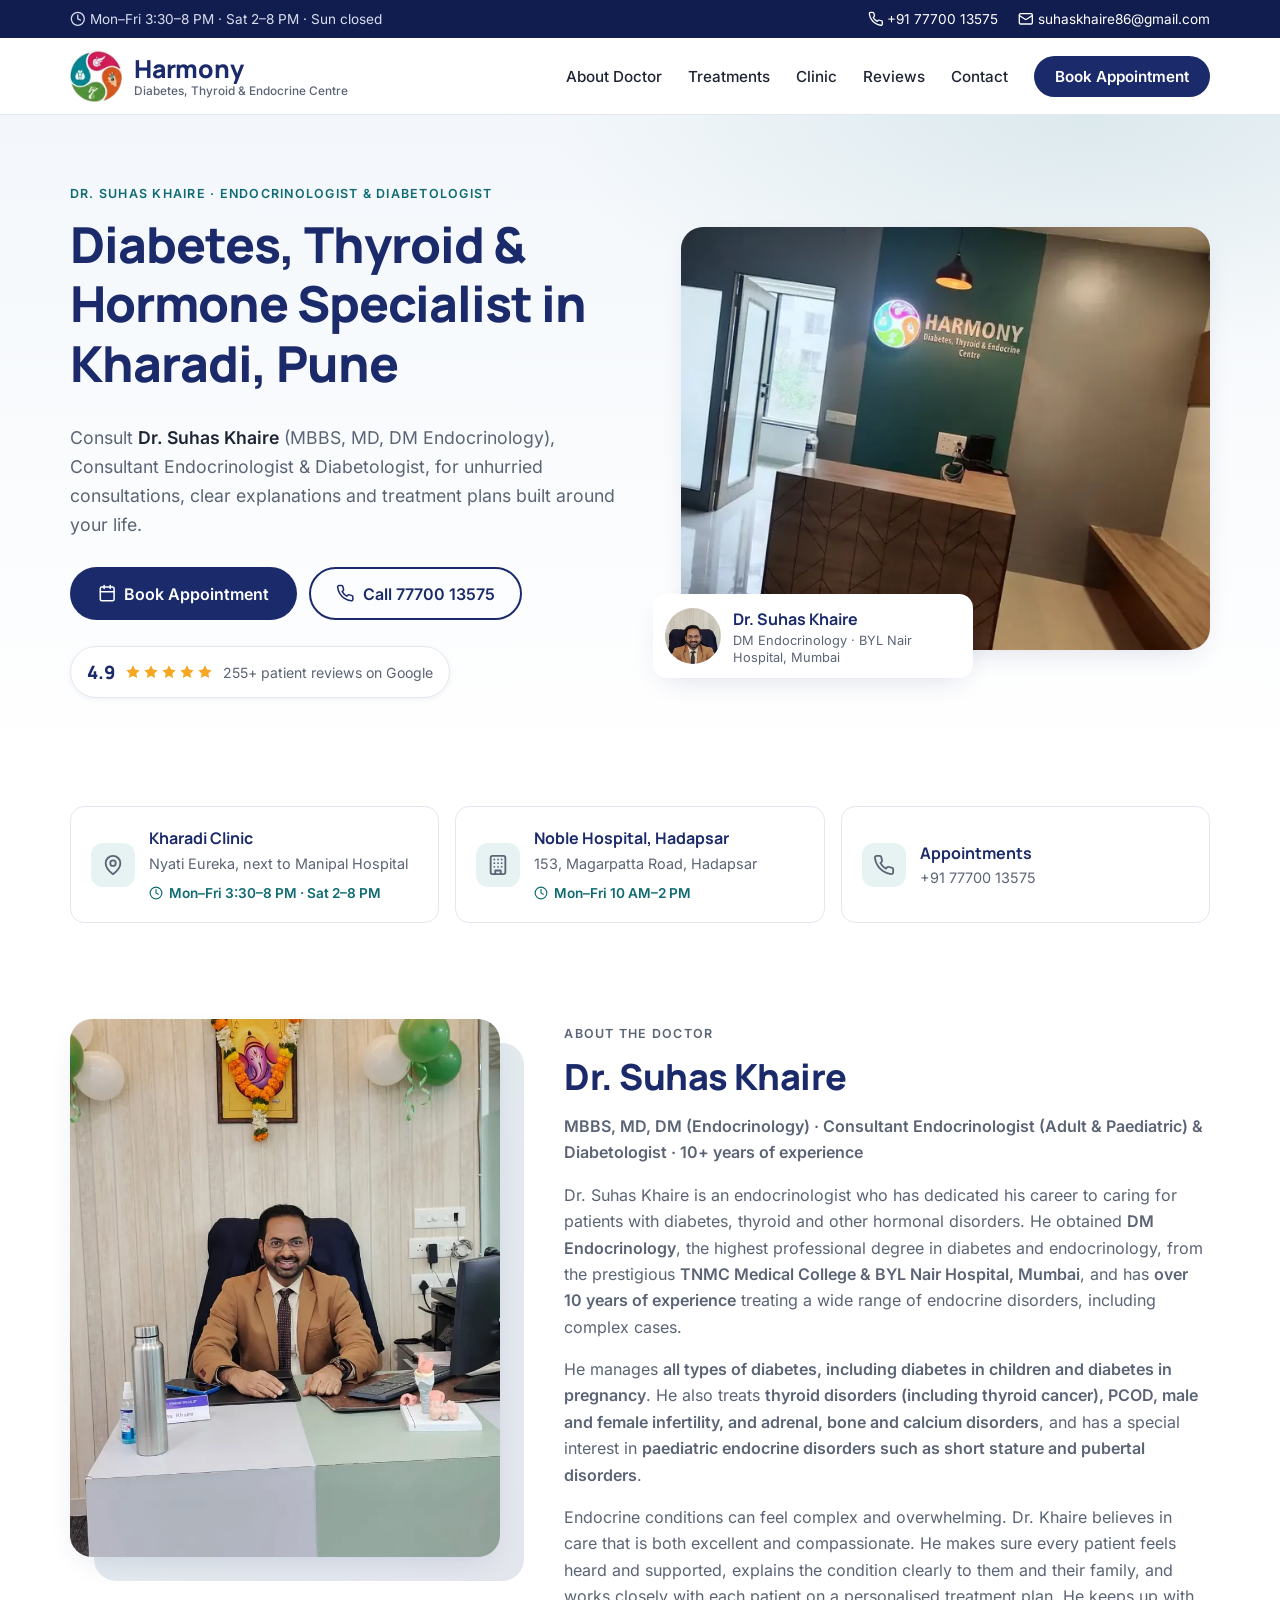
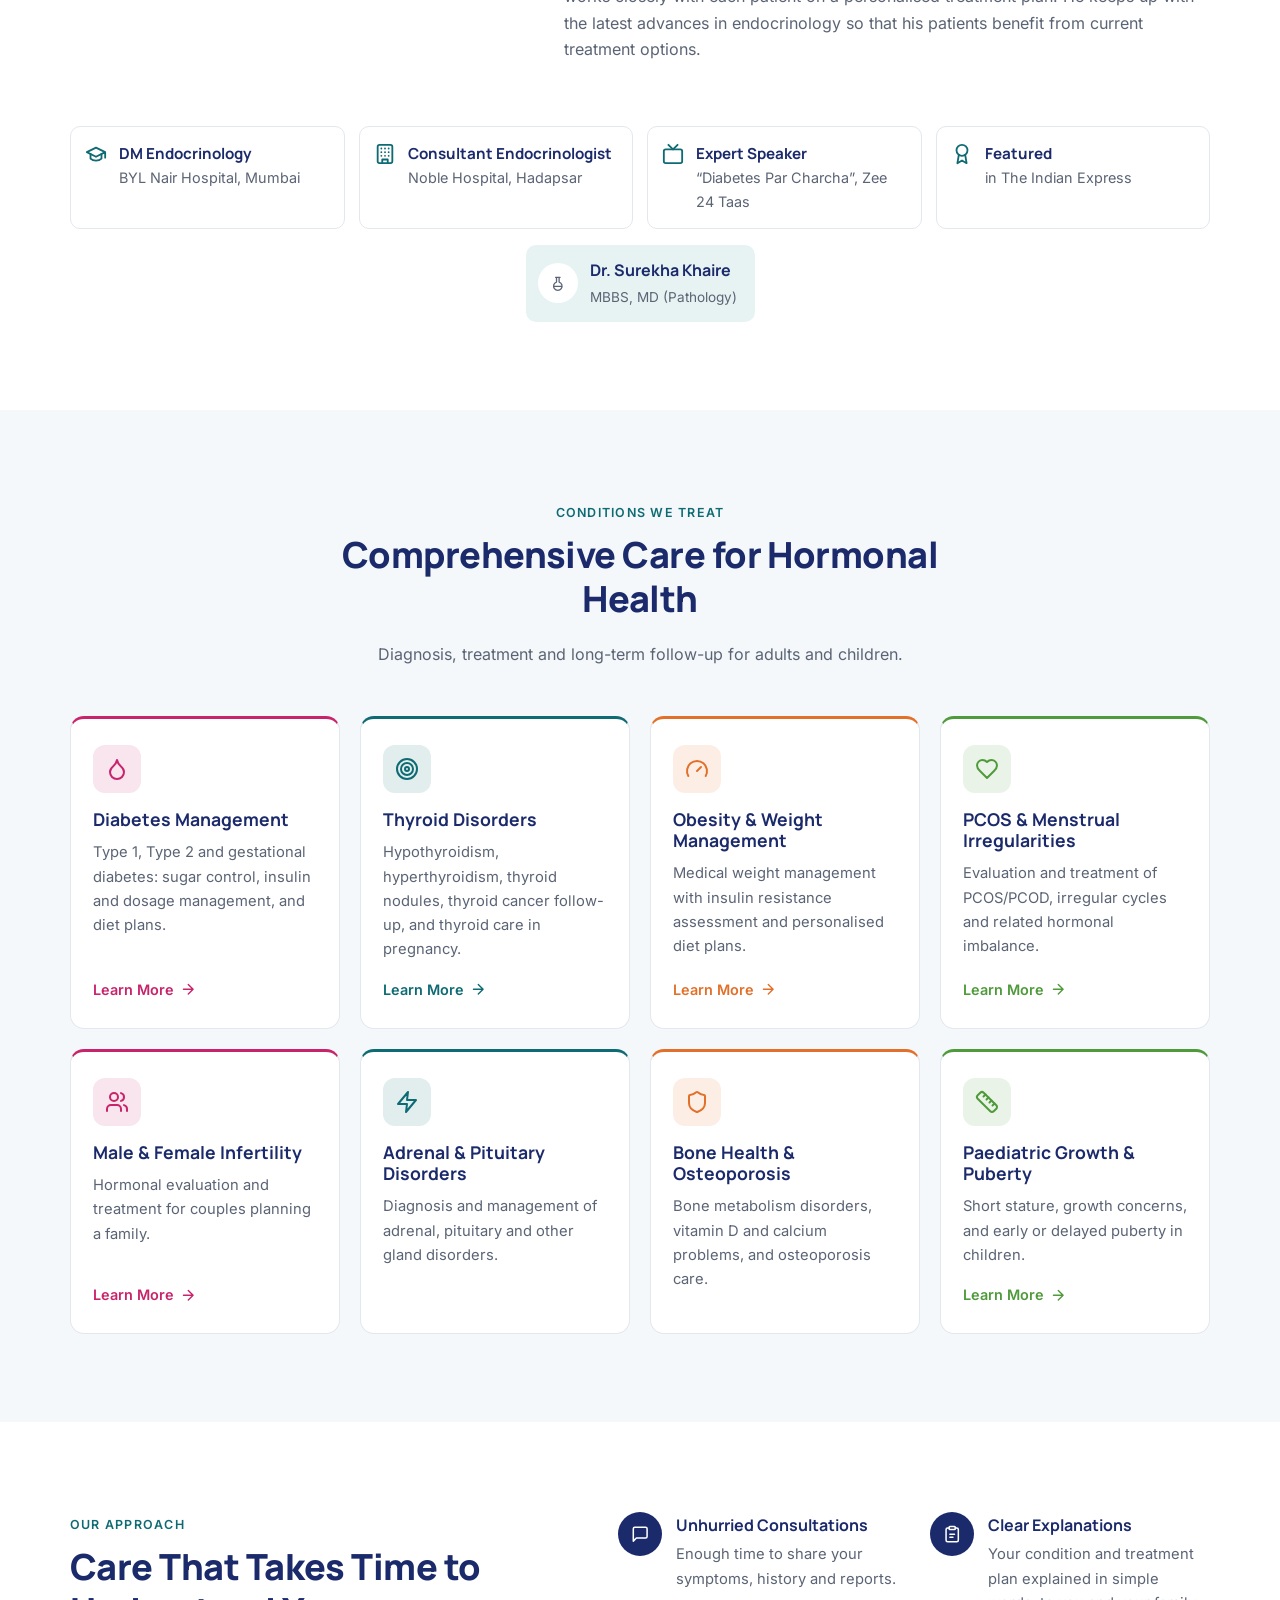
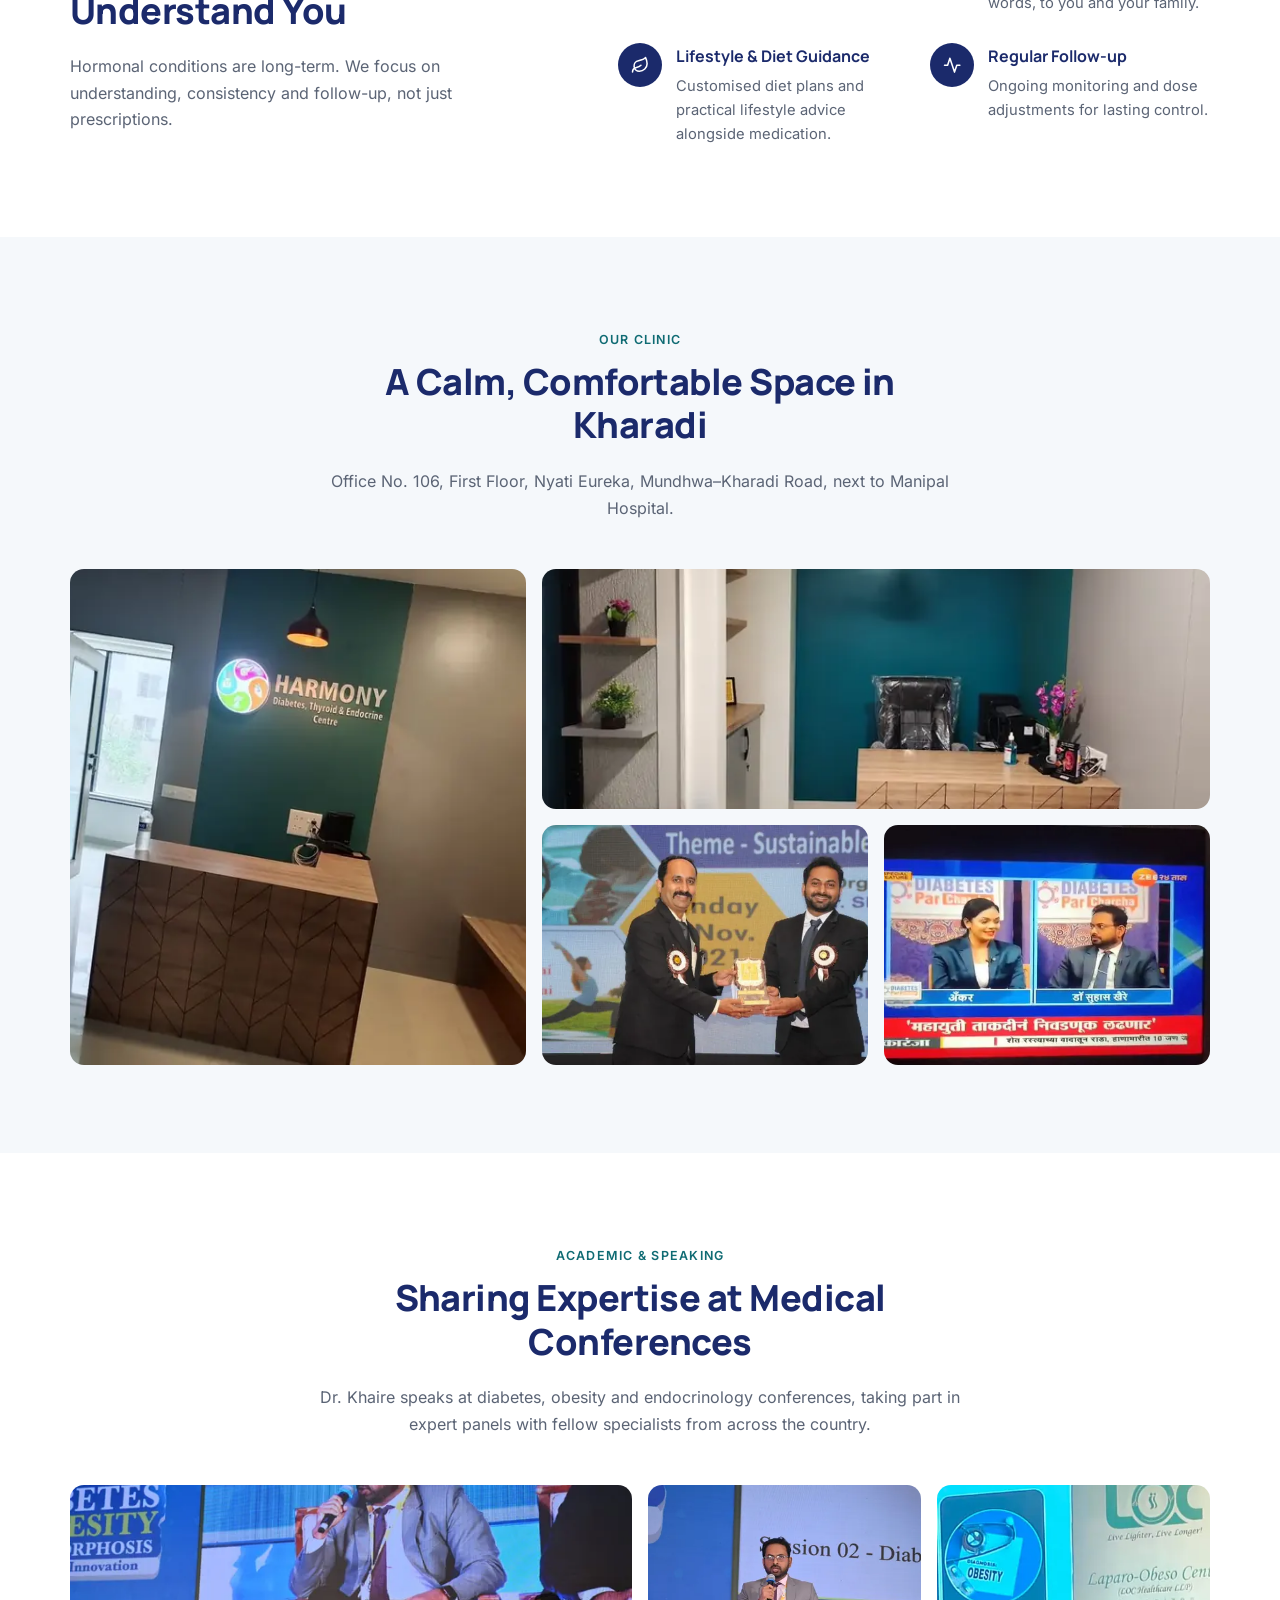
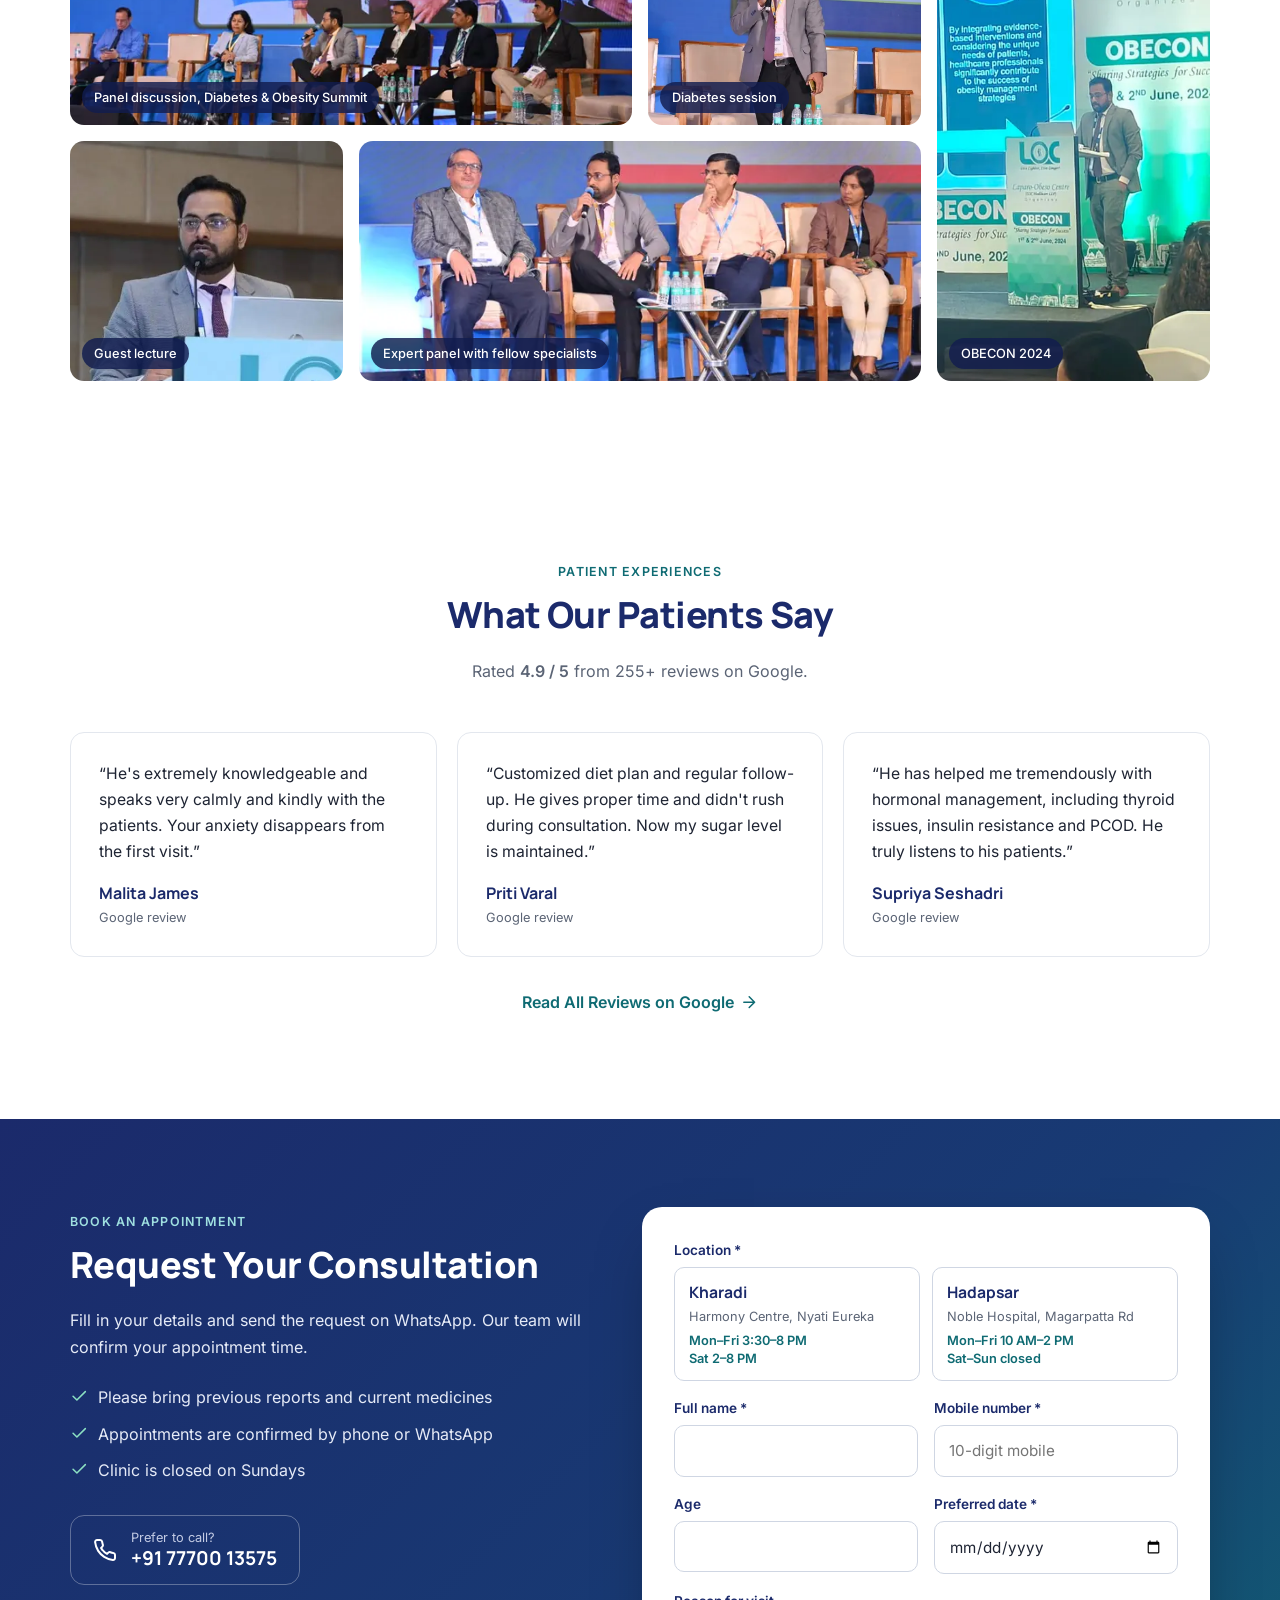
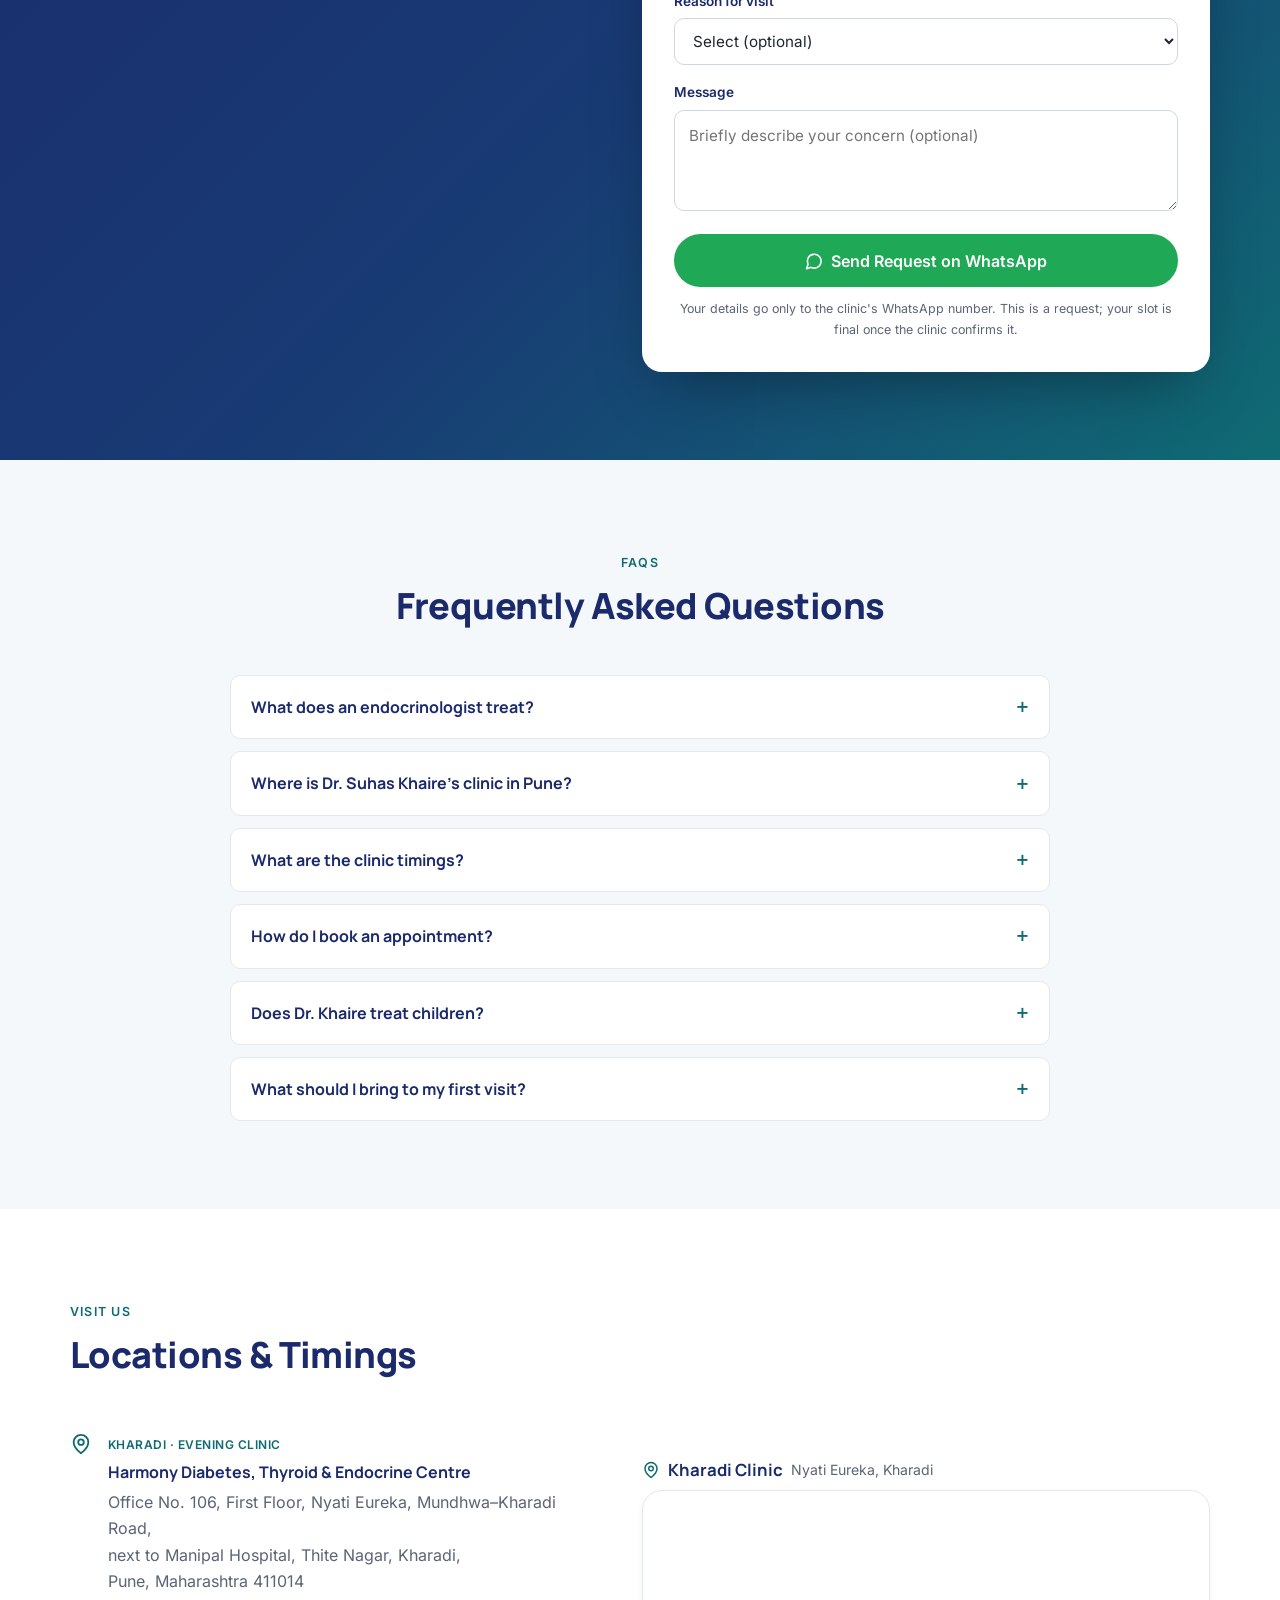
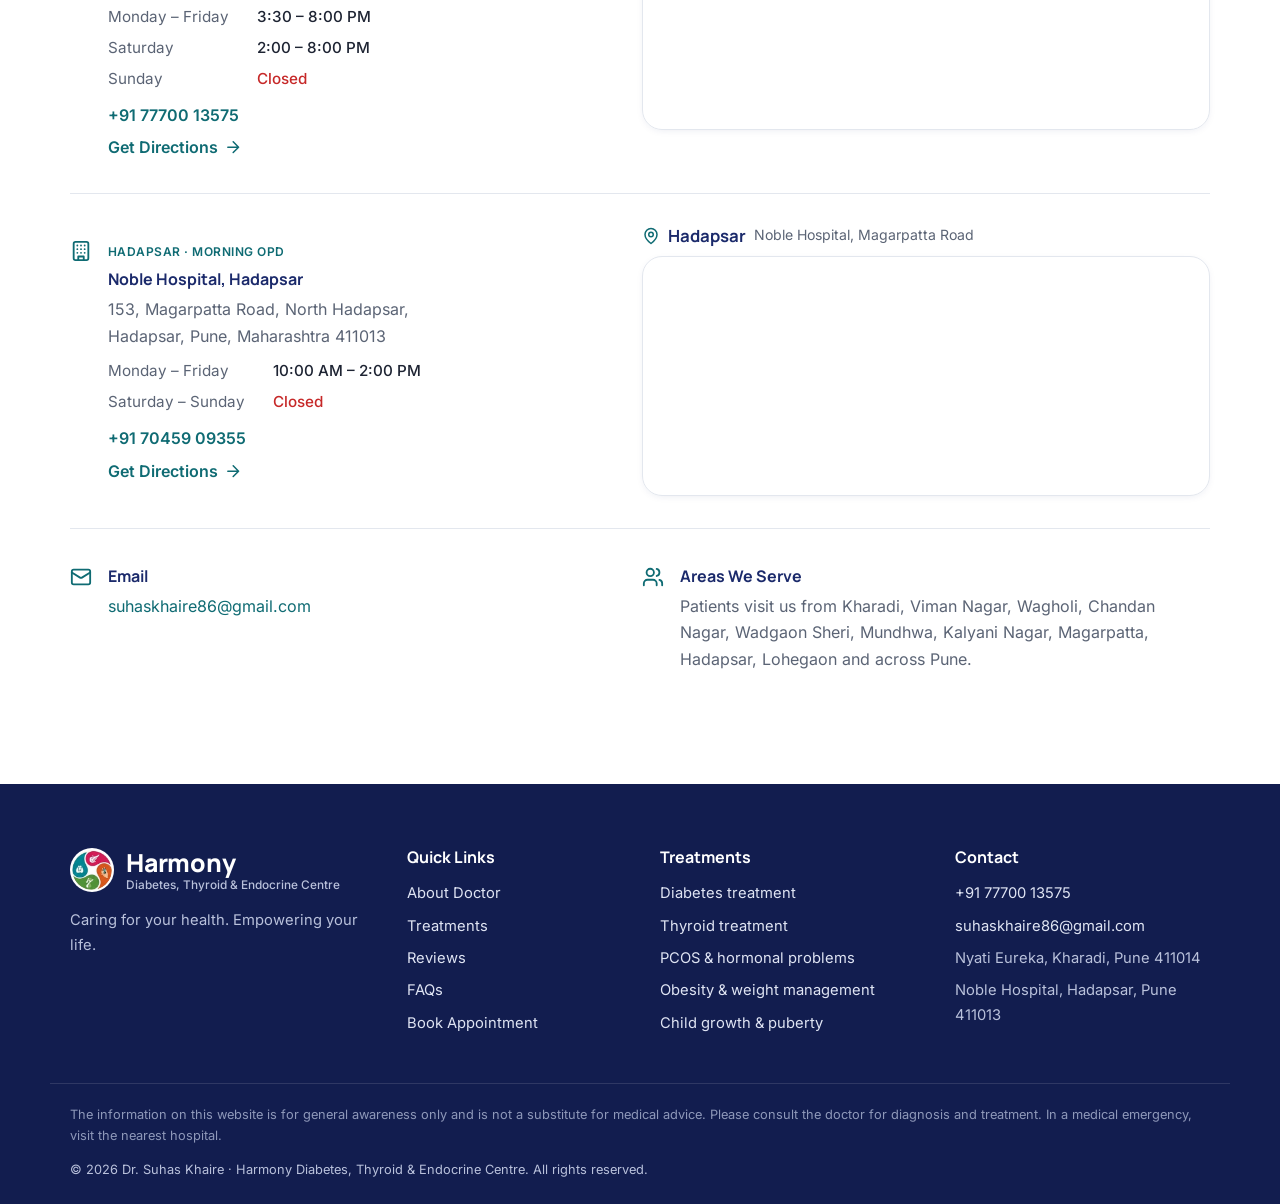
<file: index.html>
<!doctype html>
<html lang="en">
<head>
  <meta charset="utf-8">
  <meta name="viewport" content="width=device-width, initial-scale=1">
  <title>Dr. Suhas Khaire | Endocrinologist &amp; Diabetologist in Kharadi, Pune</title>
  <meta name="description" content="Dr. Suhas Khaire (DM Endocrinology) – endocrinologist, diabetologist &amp; thyroid specialist in Kharadi, Pune. Diabetes, thyroid, PCOS, obesity care. Call 77700 13575.">
  <meta name="robots" content="index, follow, max-image-preview:large">
  <meta name="theme-color" content="#1b2a6b">
  <meta name="geo.region" content="IN-MH">
  <meta name="geo.placename" content="Kharadi, Pune">
  <meta name="geo.position" content="18.5415829;73.9357386">
  <meta name="ICBM" content="18.5415829, 73.9357386">
  <link rel="canonical" href="https://drsuhaskhaire.com/">

  <meta property="og:type" content="website">
  <meta property="og:site_name" content="Harmony Diabetes, Thyroid &amp; Endocrine Centre">
  <meta property="og:locale" content="en_IN">
  <meta property="og:url" content="https://drsuhaskhaire.com/">
  <meta property="og:title" content="Dr. Suhas Khaire – Endocrinologist &amp; Diabetologist in Kharadi, Pune">
  <meta property="og:description" content="Diabetes, thyroid &amp; hormone specialist. Harmony Diabetes, Thyroid &amp; Endocrine Centre, Nyati Eureka, Kharadi. Appointments: +91 77700 13575.">
  <meta property="og:image" content="https://drsuhaskhaire.com/assets/images/og-image.jpg">
  <meta property="og:image:width" content="1050">
  <meta property="og:image:height" content="552">
  <meta name="twitter:card" content="summary_large_image">

  <link rel="icon" type="image/png" href="assets/images/favicon.png">
  <link rel="apple-touch-icon" href="assets/images/apple-touch-icon.png">
  <link rel="preload" as="image" href="assets/images/clinic-reception.webp" imagesrcset="assets/images/clinic-reception-640.webp 640w, assets/images/clinic-reception.webp 1000w" imagesizes="(max-width: 960px) 100vw, 560px" fetchpriority="high">

  <link rel="preload" href="assets/fonts/inter-latin.woff2" as="font" type="font/woff2" crossorigin>
  <link rel="preload" href="assets/fonts/manrope-latin.woff2" as="font" type="font/woff2" crossorigin>
  <link rel="stylesheet" href="assets/css/style.css?v=9">

  <script type="application/ld+json">
  {
    "@context": "https://schema.org",
    "@graph": [
      {
        "@type": "MedicalClinic",
        "@id": "https://drsuhaskhaire.com/#clinic",
        "name": "Harmony Diabetes, Thyroid & Endocrine Centre",
        "alternateName": ["Dr. Suhas Khaire – Endocrinologist & Diabetologist", "Harmony Diabetes Thyroid & Endocrine Superspeciality Centre"],
        "description": "Superspeciality centre for diabetes, thyroid and hormonal disorders in Kharadi, Pune, led by endocrinologist Dr. Suhas Khaire (MBBS, MD, DM Endocrinology).",
        "url": "https://drsuhaskhaire.com/",
        "image": "https://drsuhaskhaire.com/assets/images/og-image.jpg",
        "logo": "https://drsuhaskhaire.com/assets/images/logo-mark.png",
        "telephone": "+91-7770013575",
        "email": "suhaskhaire86@gmail.com",
        "priceRange": "₹₹",
        "medicalSpecialty": ["Endocrinologic", "Diabetic", "Pediatric"],
        "availableService": [
          { "@type": "MedicalTherapy", "name": "Diabetes treatment", "url": "https://drsuhaskhaire.com/diabetes-specialist-kharadi-pune.html" },
          { "@type": "MedicalTherapy", "name": "Thyroid treatment", "url": "https://drsuhaskhaire.com/thyroid-specialist-kharadi-pune.html" },
          { "@type": "MedicalTherapy", "name": "PCOS and hormonal treatment", "url": "https://drsuhaskhaire.com/pcos-hormone-specialist-kharadi-pune.html" },
          { "@type": "MedicalTherapy", "name": "Obesity and weight management", "url": "https://drsuhaskhaire.com/obesity-weight-management-kharadi-pune.html" },
          { "@type": "MedicalTherapy", "name": "Child growth and puberty disorders", "url": "https://drsuhaskhaire.com/child-growth-puberty-specialist-pune.html" },
          { "@type": "MedicalTherapy", "name": "Osteoporosis and bone metabolism disorders" },
          { "@type": "MedicalTherapy", "name": "Adrenal and pituitary disorders" },
          { "@type": "MedicalTherapy", "name": "Male and female infertility (hormonal)" }
        ],
        "address": {
          "@type": "PostalAddress",
          "streetAddress": "Office No. 106, First Floor, Nyati Eureka, Mundhwa–Kharadi Road, next to Manipal Hospital, Thite Nagar, Kharadi",
          "addressLocality": "Pune",
          "addressRegion": "Maharashtra",
          "postalCode": "411014",
          "addressCountry": "IN"
        },
        "geo": { "@type": "GeoCoordinates", "latitude": 18.5415829, "longitude": 73.9357386 },
        "hasMap": "https://www.google.com/maps?cid=6778324886606996173",
        "areaServed": ["Kharadi", "Viman Nagar", "Wagholi", "Chandan Nagar", "Wadgaon Sheri", "Mundhwa", "Magarpatta", "Hadapsar", "Kalyani Nagar", "Lohegaon", "Pune"],
        "openingHoursSpecification": [
          { "@type": "OpeningHoursSpecification", "dayOfWeek": ["Monday","Tuesday","Wednesday","Thursday","Friday"], "opens": "15:30", "closes": "20:00" },
          { "@type": "OpeningHoursSpecification", "dayOfWeek": "Saturday", "opens": "14:00", "closes": "20:00" }
        ],
        "sameAs": ["https://www.google.com/maps?cid=6778324886606996173"],
        "employee": { "@id": "https://drsuhaskhaire.com/#doctor" }
      },
      {
        "@type": "Physician",
        "@id": "https://drsuhaskhaire.com/#doctor",
        "name": "Dr. Suhas Khaire",
        "description": "Consultant Endocrinologist & Diabetologist in Kharadi, Pune. MBBS, MD, DM (Endocrinology).",
        "url": "https://drsuhaskhaire.com/#about",
        "image": "https://drsuhaskhaire.com/assets/images/dr-suhas-khaire-clinic.webp",
        "telephone": "+91-7770013575",
        "medicalSpecialty": ["Endocrinologic", "Diabetic"],
        "knowsAbout": ["Diabetes", "Thyroid disorders", "PCOS", "Obesity", "Osteoporosis", "Adrenal disorders", "Pituitary disorders", "Growth and puberty disorders", "Infertility"],
        "alumniOf": { "@type": "CollegeOrUniversity", "name": "Topiwala National Medical College & BYL Nair Charitable Hospital, Mumbai" },
        "hasCredential": [
          { "@type": "EducationalOccupationalCredential", "credentialCategory": "degree", "name": "MBBS" },
          { "@type": "EducationalOccupationalCredential", "credentialCategory": "degree", "name": "MD" },
          { "@type": "EducationalOccupationalCredential", "credentialCategory": "degree", "name": "DM (Endocrinology)" }
        ],
        "address": { "@type": "PostalAddress", "addressLocality": "Kharadi, Pune", "addressRegion": "Maharashtra", "postalCode": "411014", "addressCountry": "IN" },
        "worksFor": [{ "@id": "https://drsuhaskhaire.com/#clinic" }, { "@id": "https://drsuhaskhaire.com/#hadapsar" }]
      },
      {
        "@type": "MedicalClinic",
        "@id": "https://drsuhaskhaire.com/#hadapsar",
        "name": "Dr. Suhas Khaire – Endocrinologist at Noble Hospital, Hadapsar",
        "url": "https://drsuhaskhaire.com/#contact",
        "image": "https://drsuhaskhaire.com/assets/images/og-image.jpg",
        "telephone": "+91-7045909355",
        "medicalSpecialty": ["Endocrinologic", "Diabetic"],
        "address": {
          "@type": "PostalAddress",
          "streetAddress": "Noble Hospital, 153, Magarpatta Road, North Hadapsar",
          "addressLocality": "Hadapsar, Pune",
          "addressRegion": "Maharashtra",
          "postalCode": "411013",
          "addressCountry": "IN"
        },
        "geo": { "@type": "GeoCoordinates", "latitude": 18.5047911, "longitude": 73.9270623 },
        "hasMap": "https://maps.app.goo.gl/A8CoVUZ2FsjPx2GL8",
        "areaServed": ["Hadapsar", "Magarpatta", "Mundhwa", "Kondhwa", "Wanowrie", "Fatima Nagar", "Pune"],
        "openingHoursSpecification": [
          { "@type": "OpeningHoursSpecification", "dayOfWeek": ["Monday","Tuesday","Wednesday","Thursday","Friday"], "opens": "10:00", "closes": "14:00" }
        ],
        "employee": { "@id": "https://drsuhaskhaire.com/#doctor" }
      },
      {
        "@type": "WebSite",
        "@id": "https://drsuhaskhaire.com/#website",
        "url": "https://drsuhaskhaire.com/",
        "name": "Dr. Suhas Khaire – Harmony Diabetes, Thyroid & Endocrine Centre",
        "inLanguage": "en-IN",
        "publisher": { "@id": "https://drsuhaskhaire.com/#clinic" }
      }
    ]
  }
  </script>
  <script type="application/ld+json">
{
  "@context": "https://schema.org",
  "@type": "FAQPage",
  "mainEntity": [
    {
      "@type": "Question",
      "name": "What does an endocrinologist treat?",
      "acceptedAnswer": {
        "@type": "Answer",
        "text": "An endocrinologist specialises in hormone-related conditions such as diabetes, thyroid disorders, PCOS, obesity, osteoporosis, adrenal and pituitary disorders, and growth or puberty problems in children."
      }
    },
    {
      "@type": "Question",
      "name": "Where is Dr. Suhas Khaire's clinic in Pune?",
      "acceptedAnswer": {
        "@type": "Answer",
        "text": "Harmony Diabetes, Thyroid & Endocrine Centre is at Office No. 106, First Floor, Nyati Eureka, Mundhwa–Kharadi Road, next to Manipal Hospital, Kharadi, Pune 411014. It is easily reachable from Viman Nagar, Wagholi, Chandan Nagar, Wadgaon Sheri, Mundhwa, Magarpatta and Hadapsar. Dr. Khaire also consults at Noble Hospital, 153 Magarpatta Road, Hadapsar, Pune 411013."
      }
    },
    {
      "@type": "Question",
      "name": "What are the clinic timings?",
      "acceptedAnswer": {
        "@type": "Answer",
        "text": "Kharadi clinic: Monday to Friday 3:30–8:00 PM and Saturday 2:00–8:00 PM, closed on Sundays. Noble Hospital, Hadapsar: Monday to Friday 10:00 AM–2:00 PM."
      }
    },
    {
      "@type": "Question",
      "name": "How do I book an appointment?",
      "acceptedAnswer": {
        "@type": "Answer",
        "text": "Call or WhatsApp +91 77700 13575, or fill in the appointment form on this page. The clinic will confirm your time slot."
      }
    },
    {
      "@type": "Question",
      "name": "Does Dr. Khaire treat children?",
      "acceptedAnswer": {
        "@type": "Answer",
        "text": "Yes. He sees children for growth problems, short stature, early or delayed puberty, childhood diabetes and thyroid disorders."
      }
    },
    {
      "@type": "Question",
      "name": "What should I bring to my first visit?",
      "acceptedAnswer": {
        "@type": "Answer",
        "text": "Please bring your previous blood reports, prescriptions and the medicines you are currently taking. If you check your sugar at home, bring your glucometer readings too."
      }
    }
  ]
}
  </script>
</head>
<body>

  <!-- Icon sprite -->
  <svg width="0" height="0" style="position:absolute" aria-hidden="true">
    <defs>
      <symbol id="i-phone" viewBox="0 0 24 24"><path d="M22 16.92v3a2 2 0 0 1-2.18 2 19.79 19.79 0 0 1-8.63-3.07 19.5 19.5 0 0 1-6-6 19.79 19.79 0 0 1-3.07-8.67A2 2 0 0 1 4.11 2h3a2 2 0 0 1 2 1.72c.127.96.361 1.903.7 2.81a2 2 0 0 1-.45 2.11L8.09 9.91a16 16 0 0 0 6 6l1.27-1.27a2 2 0 0 1 2.11-.45c.907.339 1.85.573 2.81.7A2 2 0 0 1 22 16.92z"/></symbol>
      <symbol id="i-clock" viewBox="0 0 24 24"><circle cx="12" cy="12" r="10"/><path d="M12 6v6l4 2"/></symbol>
      <symbol id="i-pin" viewBox="0 0 24 24"><path d="M20 10c0 6-8 12-8 12s-8-6-8-12a8 8 0 0 1 16 0Z"/><circle cx="12" cy="10" r="3"/></symbol>
      <symbol id="i-mail" viewBox="0 0 24 24"><rect width="20" height="16" x="2" y="4" rx="2"/><path d="m22 7-8.97 5.7a1.94 1.94 0 0 1-2.06 0L2 7"/></symbol>
      <symbol id="i-calendar" viewBox="0 0 24 24"><rect width="18" height="18" x="3" y="4" rx="2"/><path d="M16 2v4M8 2v4M3 10h18"/></symbol>
      <symbol id="i-check" viewBox="0 0 24 24"><path d="M20 6 9 17l-5-5"/></symbol>
      <symbol id="i-arrow" viewBox="0 0 24 24"><path d="M5 12h14M12 5l7 7-7 7"/></symbol>
      <symbol id="i-menu" viewBox="0 0 24 24"><path d="M4 6h16M4 12h16M4 18h16"/></symbol>
      <symbol id="i-x" viewBox="0 0 24 24"><path d="M18 6 6 18M6 6l12 12"/></symbol>
      <symbol id="i-chat" viewBox="0 0 24 24"><path d="M7.9 20A9 9 0 1 0 4 16.1L2 22Z"/></symbol>
      <symbol id="i-cap" viewBox="0 0 24 24"><path d="M22 10v6M2 10l10-5 10 5-10 5z"/><path d="M6 12v5c3 3 9 3 12 0v-5"/></symbol>
      <symbol id="i-award" viewBox="0 0 24 24"><circle cx="12" cy="8" r="6"/><path d="M15.48 12.89 17 22l-5-3-5 3 1.52-9.11"/></symbol>
      <symbol id="i-building" viewBox="0 0 24 24"><rect x="4" y="2" width="16" height="20" rx="2"/><path d="M9 22v-4h6v4M8 6h.01M12 6h.01M16 6h.01M8 10h.01M12 10h.01M16 10h.01M8 14h.01M12 14h.01M16 14h.01"/></symbol>
      <symbol id="i-tv" viewBox="0 0 24 24"><rect width="20" height="15" x="2" y="7" rx="2"/><path d="m17 2-5 5-5-5"/></symbol>
      <symbol id="i-drop" viewBox="0 0 24 24"><path d="M12 22a7 7 0 0 0 7-7c0-2-1-3.9-3-5.5s-3.5-4-4-6.5c-.5 2.5-2 4.9-4 6.5C6 11.1 5 13 5 15a7 7 0 0 0 7 7z"/></symbol>
      <symbol id="i-target" viewBox="0 0 24 24"><circle cx="12" cy="12" r="10"/><circle cx="12" cy="12" r="6"/><circle cx="12" cy="12" r="2"/></symbol>
      <symbol id="i-zap" viewBox="0 0 24 24"><path d="M13 2 3 14h9l-1 8 10-12h-9l1-8z"/></symbol>
      <symbol id="i-heart" viewBox="0 0 24 24"><path d="M19 14c1.49-1.46 3-3.21 3-5.5A5.5 5.5 0 0 0 16.5 3c-1.76 0-3 .5-4.5 2-1.5-1.5-2.74-2-4.5-2A5.5 5.5 0 0 0 2 8.5c0 2.3 1.5 4.05 3 5.5l7 7Z"/></symbol>
      <symbol id="i-users" viewBox="0 0 24 24"><path d="M16 21v-2a4 4 0 0 0-4-4H6a4 4 0 0 0-4 4v2"/><circle cx="9" cy="7" r="4"/><path d="M22 21v-2a4 4 0 0 0-3-3.87M16 3.13a4 4 0 0 1 0 7.75"/></symbol>
      <symbol id="i-gauge" viewBox="0 0 24 24"><path d="m12 14 4-4"/><path d="M3.34 19a10 10 0 1 1 17.32 0"/></symbol>
      <symbol id="i-shield" viewBox="0 0 24 24"><path d="M20 13c0 5-3.5 7.5-7.66 8.95a1 1 0 0 1-.67-.01C7.5 20.5 4 18 4 13V6a1 1 0 0 1 1-1c2 0 4.5-1.2 6.24-2.72a1.17 1.17 0 0 1 1.52 0C14.51 3.81 17 5 19 5a1 1 0 0 1 1 1z"/></symbol>
      <symbol id="i-ruler" viewBox="0 0 24 24"><path d="M21.3 15.3a2.4 2.4 0 0 1 0 3.4l-2.6 2.6a2.4 2.4 0 0 1-3.4 0L2.7 8.7a2.41 2.41 0 0 1 0-3.4l2.6-2.6a2.41 2.41 0 0 1 3.4 0Z"/><path d="m14.5 12.5 2-2M11.5 9.5l2-2M8.5 6.5l2-2M17.5 15.5l2-2"/></symbol>
      <symbol id="i-activity" viewBox="0 0 24 24"><path d="M22 12h-4l-3 9L9 3l-3 9H2"/></symbol>
      <symbol id="i-leaf" viewBox="0 0 24 24"><path d="M11 20A7 7 0 0 1 9.8 6.1C15.5 5 17 4.48 19 2c1 2 2 4.18 2 8 0 5.5-4.78 10-10 10Z"/><path d="M2 21c0-3 1.85-5.36 5.08-6C9.5 14.52 12 13 13 12"/></symbol>
      <symbol id="i-message" viewBox="0 0 24 24"><path d="M21 15a2 2 0 0 1-2 2H7l-4 4V5a2 2 0 0 1 2-2h14a2 2 0 0 1 2 2z"/></symbol>
      <symbol id="i-clipboard" viewBox="0 0 24 24"><rect width="8" height="4" x="8" y="2" rx="1"/><path d="M16 4h2a2 2 0 0 1 2 2v14a2 2 0 0 1-2 2H6a2 2 0 0 1-2-2V6a2 2 0 0 1 2-2h2M9 12h6M9 16h4"/></symbol>
      <symbol id="i-flask" viewBox="0 0 24 24"><path d="M10 2v7.31M14 9.3V2M8.5 2h7M14 9.3a6.5 6.5 0 1 1-4 0M5.52 16h12.96"/></symbol>
      <symbol id="i-star" viewBox="0 0 24 24"><path d="M12 2l3.09 6.26L22 9.27l-5 4.87 1.18 6.88L12 17.77l-6.18 3.25L7 14.14 2 9.27l6.91-1.01L12 2z"/></symbol>
    </defs>
  </svg>

  <a class="skip-link" href="#main">Skip to content</a>

  <!-- Top bar -->
  <div class="topbar">
    <div class="container topbar__inner">
      <span><svg class="ico"><use href="#i-clock"/></svg> Mon–Fri 3:30–8 PM · Sat 2–8 PM · Sun closed</span>
      <span class="topbar__right">
        <a href="tel:+917770013575"><svg class="ico"><use href="#i-phone"/></svg> +91 77700 13575</a>
        <a href="mailto:suhaskhaire86@gmail.com" class="hide-sm"><svg class="ico"><use href="#i-mail"/></svg> suhaskhaire86@gmail.com</a>
      </span>
    </div>
  </div>

  <!-- Header -->
  <header class="header" id="top">
    <div class="container header__inner">
      <a href="#top" class="brand" aria-label="Harmony Diabetes, Thyroid &amp; Endocrine Centre – home">
        <img src="assets/images/logo-mark.webp" alt="" width="52" height="52">
        <span class="brand__text">
          <span class="brand__name">Harmony</span>
          <span class="brand__sub">Diabetes, Thyroid &amp; Endocrine Centre</span>
        </span>
      </a>

      <nav class="nav" id="nav" aria-label="Main">
        <a href="#about">About Doctor</a>
        <a href="#services">Treatments</a>
        <a href="#clinic">Clinic</a>
        <a href="#reviews">Reviews</a>
        <a href="#contact">Contact</a>
        <a href="#appointment" class="btn btn--primary nav__cta">Book Appointment</a>
      </nav>

      <button class="nav-toggle" id="navToggle" aria-label="Open menu" aria-expanded="false" aria-controls="nav">
        <svg class="ico ico--lg"><use href="#i-menu"/></svg>
      </button>
    </div>
  </header>

  <main id="main">

    <!-- Hero -->
    <section class="hero">
      <div class="container hero__grid">
        <div class="hero__copy">
          <p class="eyebrow">Dr. Suhas Khaire · Endocrinologist &amp; Diabetologist</p>
          <h1>Diabetes, Thyroid &amp; Hormone Specialist in Kharadi, Pune</h1>
          <p class="lead">
            Consult <strong>Dr. Suhas Khaire</strong> (MBBS, MD, DM Endocrinology), Consultant Endocrinologist &amp; Diabetologist,
            for unhurried consultations, clear explanations and treatment plans built around your life.
          </p>
          <div class="hero__actions">
            <a href="#appointment" class="btn btn--primary btn--lg"><svg class="ico"><use href="#i-calendar"/></svg> Book Appointment</a>
            <a href="tel:+917770013575" class="btn btn--ghost btn--lg"><svg class="ico"><use href="#i-phone"/></svg> Call 77700 13575</a>
          </div>
          <a class="rating" href="https://search.google.com/local/reviews?placeid=ChIJrfyHEdjDwjsRzWJmPpJyEV4" target="_blank" rel="noopener">
            <span class="rating__score">4.9</span>
            <span class="rating__stars" aria-hidden="true">
              <svg><use href="#i-star"/></svg><svg><use href="#i-star"/></svg><svg><use href="#i-star"/></svg><svg><use href="#i-star"/></svg><svg><use href="#i-star"/></svg>
            </span>
            <span class="rating__label">255+ patient reviews on Google</span>
          </a>
        </div>
        <div class="hero__media">
          <img src="assets/images/clinic-reception.webp" srcset="assets/images/clinic-reception-640.webp 640w, assets/images/clinic-reception.webp 1000w" sizes="(max-width: 960px) 100vw, 560px" alt="Reception of Harmony Diabetes, Thyroid &amp; Endocrine Centre, Nyati Eureka, Kharadi, Pune" width="1000" height="823" fetchpriority="high">
          <div class="hero__card">
            <img src="assets/images/dr-suhas-khaire-thumb.webp" alt="Dr. Suhas Khaire, endocrinologist in Kharadi, Pune" width="56" height="56">
            <div>
              <strong>Dr. Suhas Khaire</strong>
              <span>DM Endocrinology · BYL Nair Hospital, Mumbai</span>
            </div>
          </div>
        </div>
      </div>
    </section>

    <!-- Quick info -->
    <section class="quick" aria-label="Clinic information">
      <div class="container quick__grid">
        <a class="quick__item" href="#contact">
          <span class="quick__icon"><svg class="ico"><use href="#i-pin"/></svg></span>
          <div>
            <strong>Kharadi Clinic</strong>
            <span>Nyati Eureka, next to Manipal Hospital</span>
            <span class="quick__time"><svg class="ico"><use href="#i-clock"/></svg> Mon–Fri 3:30–8 PM · Sat 2–8 PM</span>
          </div>
        </a>
        <a class="quick__item" href="#contact">
          <span class="quick__icon"><svg class="ico"><use href="#i-building"/></svg></span>
          <div>
            <strong>Noble Hospital, Hadapsar</strong>
            <span>153, Magarpatta Road, Hadapsar</span>
            <span class="quick__time"><svg class="ico"><use href="#i-clock"/></svg> Mon–Fri 10 AM–2 PM</span>
          </div>
        </a>
        <a class="quick__item" href="tel:+917770013575">
          <span class="quick__icon"><svg class="ico"><use href="#i-phone"/></svg></span>
          <div><strong>Appointments</strong><span>+91 77700 13575</span></div>
        </a>
      </div>
    </section>

    <!-- About -->
    <section class="section" id="about">
      <div class="container about__grid">
        <figure class="about__photo">
          <img src="assets/images/dr-suhas-khaire-clinic.webp" srcset="assets/images/dr-suhas-khaire-clinic-480.webp 480w, assets/images/dr-suhas-khaire-clinic.webp 760w" sizes="(max-width: 960px) 420px, 40vw" alt="Dr. Suhas Khaire, consultant endocrinologist and diabetologist, at his clinic in Kharadi, Pune" loading="lazy" decoding="async" width="760" height="950">
        </figure>
        <div class="about__copy">
          <p class="eyebrow">About the Doctor</p>
          <h2>Dr. Suhas Khaire</h2>
          <p class="about__creds">MBBS, MD, DM (Endocrinology) · Consultant Endocrinologist (Adult &amp; Paediatric) &amp; Diabetologist · 10+ years of experience</p>
          <p>
            Dr. Suhas Khaire is an endocrinologist who has dedicated his career to caring for patients with diabetes,
            thyroid and other hormonal disorders. He obtained <strong>DM Endocrinology</strong>, the highest professional
            degree in diabetes and endocrinology, from the prestigious <strong>TNMC Medical College &amp; BYL Nair Hospital, Mumbai</strong>,
            and has <strong>over 10 years of experience</strong> treating a wide range of endocrine disorders, including complex cases.
          </p>
          <p>
            He manages <strong>all types of diabetes, including diabetes in children and diabetes in pregnancy</strong>. He also
            treats <strong>thyroid disorders (including thyroid cancer), PCOD, male and female infertility, and adrenal, bone and
            calcium disorders</strong>, and has a special interest in <strong>paediatric endocrine disorders such as short stature and
            pubertal disorders</strong>.
          </p>
          <p>
            Endocrine conditions can feel complex and overwhelming. Dr. Khaire believes in care that is both excellent and
            compassionate. He makes sure every patient feels heard and supported, explains the condition clearly to them and
            their family, and works closely with each patient on a personalised treatment plan. He keeps up with the latest
            advances in endocrinology so that his patients benefit from current treatment options.
          </p>
        </div>
      </div>

      <div class="container">
        <ul class="facts facts--row">
          <li><svg class="ico"><use href="#i-cap"/></svg><span><strong>DM Endocrinology</strong> BYL Nair Hospital, Mumbai</span></li>
          <li><svg class="ico"><use href="#i-building"/></svg><span><strong>Consultant Endocrinologist</strong> Noble Hospital, Hadapsar</span></li>
          <li><svg class="ico"><use href="#i-tv"/></svg><span><strong>Expert Speaker</strong> “Diabetes Par Charcha”, Zee 24 Taas</span></li>
          <li><svg class="ico"><use href="#i-award"/></svg><span><strong>Featured</strong> in The Indian Express</span></li>
        </ul>

        <div class="team-card team-card--below">
          <span class="team-card__icon"><svg class="ico"><use href="#i-flask"/></svg></span>
          <div>
            <strong>Dr. Surekha Khaire</strong>
            <span>MBBS, MD (Pathology)</span>
          </div>
        </div>
      </div>
    </section>

    <!-- Services -->
    <section class="section section--tint" id="services">
      <div class="container">
        <div class="section__head">
          <p class="eyebrow">Conditions We Treat</p>
          <h2>Comprehensive Care for Hormonal Health</h2>
          <p>Diagnosis, treatment and long-term follow-up for adults and children.</p>
        </div>

        <div class="services">
          <article class="service" style="--accent:var(--c-magenta)">
            <span class="service__icon"><svg class="ico"><use href="#i-drop"/></svg></span>
            <h3>Diabetes Management</h3>
            <p>Type 1, Type 2 and gestational diabetes: sugar control, insulin and dosage management, and diet plans.</p>
            <a class="service__link" href="diabetes-specialist-kharadi-pune.html">Learn More <svg class="ico"><use href="#i-arrow"/></svg></a>
          </article>
          <article class="service" style="--accent:var(--c-teal)">
            <span class="service__icon"><svg class="ico"><use href="#i-target"/></svg></span>
            <h3>Thyroid Disorders</h3>
            <p>Hypothyroidism, hyperthyroidism, thyroid nodules, thyroid cancer follow-up, and thyroid care in pregnancy.</p>
            <a class="service__link" href="thyroid-specialist-kharadi-pune.html">Learn More <svg class="ico"><use href="#i-arrow"/></svg></a>
          </article>
          <article class="service" style="--accent:var(--c-orange)">
            <span class="service__icon"><svg class="ico"><use href="#i-gauge"/></svg></span>
            <h3>Obesity &amp; Weight Management</h3>
            <p>Medical weight management with insulin resistance assessment and personalised diet plans.</p>
            <a class="service__link" href="obesity-weight-management-kharadi-pune.html">Learn More <svg class="ico"><use href="#i-arrow"/></svg></a>
          </article>
          <article class="service" style="--accent:var(--c-green)">
            <span class="service__icon"><svg class="ico"><use href="#i-heart"/></svg></span>
            <h3>PCOS &amp; Menstrual Irregularities</h3>
            <p>Evaluation and treatment of PCOS/PCOD, irregular cycles and related hormonal imbalance.</p>
            <a class="service__link" href="pcos-hormone-specialist-kharadi-pune.html">Learn More <svg class="ico"><use href="#i-arrow"/></svg></a>
          </article>
          <article class="service" style="--accent:var(--c-magenta)">
            <span class="service__icon"><svg class="ico"><use href="#i-users"/></svg></span>
            <h3>Male &amp; Female Infertility</h3>
            <p>Hormonal evaluation and treatment for couples planning a family.</p>
            <a class="service__link" href="pcos-hormone-specialist-kharadi-pune.html">Learn More <svg class="ico"><use href="#i-arrow"/></svg></a>
          </article>
          <article class="service" style="--accent:var(--c-teal)">
            <span class="service__icon"><svg class="ico"><use href="#i-zap"/></svg></span>
            <h3>Adrenal &amp; Pituitary Disorders</h3>
            <p>Diagnosis and management of adrenal, pituitary and other gland disorders.</p>
          </article>
          <article class="service" style="--accent:var(--c-orange)">
            <span class="service__icon"><svg class="ico"><use href="#i-shield"/></svg></span>
            <h3>Bone Health &amp; Osteoporosis</h3>
            <p>Bone metabolism disorders, vitamin D and calcium problems, and osteoporosis care.</p>
          </article>
          <article class="service" style="--accent:var(--c-green)">
            <span class="service__icon"><svg class="ico"><use href="#i-ruler"/></svg></span>
            <h3>Paediatric Growth &amp; Puberty</h3>
            <p>Short stature, growth concerns, and early or delayed puberty in children.</p>
            <a class="service__link" href="child-growth-puberty-specialist-pune.html">Learn More <svg class="ico"><use href="#i-arrow"/></svg></a>
          </article>
        </div>
      </div>
    </section>

    <!-- Why us -->
    <section class="section" id="why">
      <div class="container why__grid">
        <div>
          <p class="eyebrow">Our Approach</p>
          <h2>Care That Takes Time to Understand You</h2>
          <p class="muted">Hormonal conditions are long-term. We focus on understanding, consistency and follow-up, not just prescriptions.</p>
        </div>
        <ul class="why">
          <li><span class="why__icon"><svg class="ico"><use href="#i-message"/></svg></span><div><strong>Unhurried Consultations</strong><p>Enough time to share your symptoms, history and reports.</p></div></li>
          <li><span class="why__icon"><svg class="ico"><use href="#i-clipboard"/></svg></span><div><strong>Clear Explanations</strong><p>Your condition and treatment plan explained in simple words, to you and your family.</p></div></li>
          <li><span class="why__icon"><svg class="ico"><use href="#i-leaf"/></svg></span><div><strong>Lifestyle &amp; Diet Guidance</strong><p>Customised diet plans and practical lifestyle advice alongside medication.</p></div></li>
          <li><span class="why__icon"><svg class="ico"><use href="#i-activity"/></svg></span><div><strong>Regular Follow-up</strong><p>Ongoing monitoring and dose adjustments for lasting control.</p></div></li>
        </ul>
      </div>
    </section>

    <!-- Clinic gallery -->
    <section class="section section--tint" id="clinic">
      <div class="container">
        <div class="section__head">
          <p class="eyebrow">Our Clinic</p>
          <h2>A Calm, Comfortable Space in Kharadi</h2>
          <p>Office No. 106, First Floor, Nyati Eureka, Mundhwa–Kharadi Road, next to Manipal Hospital.</p>
        </div>
        <div class="gallery">
          <figure class="gallery__item gallery__item--wide">
            <img src="assets/images/clinic-reception.webp" srcset="assets/images/clinic-reception-640.webp 640w, assets/images/clinic-reception.webp 1000w" sizes="(max-width: 640px) 100vw, 50vw" alt="Clinic reception" loading="lazy" decoding="async" width="1050" height="864">
          </figure>
          <figure class="gallery__item">
            <img src="assets/images/clinic-consultation.webp" srcset="assets/images/clinic-consultation-640.webp 640w, assets/images/clinic-consultation.webp 1000w" sizes="(max-width: 640px) 100vw, 50vw" alt="Consultation room" loading="lazy" decoding="async" width="1200" height="901">
          </figure>
          <figure class="gallery__item">
            <img src="assets/images/award.webp" srcset="assets/images/award-640.webp 640w, assets/images/award.webp 1000w" sizes="(max-width: 640px) 100vw, 50vw" alt="Dr. Suhas Khaire receiving an award" loading="lazy" decoding="async" width="1072" height="603">
          </figure>
          <figure class="gallery__item">
            <img src="assets/images/tv-feature.webp" alt="Dr. Suhas Khaire on Zee 24 Taas Diabetes Par Charcha" loading="lazy" decoding="async" width="640" height="360">
          </figure>
        </div>
      </div>
    </section>

    <!-- Conferences & talks -->
    <section class="section" id="talks">
      <div class="container">
        <div class="section__head">
          <p class="eyebrow">Academic &amp; Speaking</p>
          <h2>Sharing Expertise at Medical Conferences</h2>
          <p>Dr. Khaire speaks at diabetes, obesity and endocrinology conferences, taking part in expert panels with fellow specialists from across the country.</p>
        </div>
        <div class="talks">
          <figure class="gallery__item talks__a">
            <img src="assets/images/talk-panel-summit.webp" srcset="assets/images/talk-panel-summit-640.webp 640w, assets/images/talk-panel-summit.webp 1000w" sizes="(max-width: 640px) 100vw, 50vw" alt="Dr. Suhas Khaire speaking on a panel at a diabetes and obesity summit" loading="lazy" decoding="async" width="1000" height="665">
            <figcaption>Panel discussion, Diabetes &amp; Obesity Summit</figcaption>
          </figure>
          <figure class="gallery__item talks__b">
            <img src="assets/images/talk-diabetes-session.webp" srcset="assets/images/talk-diabetes-session-640.webp 640w, assets/images/talk-diabetes-session.webp 1000w" sizes="(max-width: 640px) 100vw, 25vw" alt="Dr. Suhas Khaire addressing a diabetes session at a medical conference" loading="lazy" decoding="async" width="1000" height="665">
            <figcaption>Diabetes session</figcaption>
          </figure>
          <figure class="gallery__item talks__c">
            <img src="assets/images/talk-obecon-2024.webp" srcset="assets/images/talk-obecon-2024-400.webp 400w, assets/images/talk-obecon-2024.webp 640w" sizes="(max-width: 640px) 50vw, 25vw" alt="Dr. Suhas Khaire presenting on obesity management at OBECON 2024" loading="lazy" decoding="async" width="640" height="1430">
            <figcaption>OBECON 2024</figcaption>
          </figure>
          <figure class="gallery__item talks__d">
            <img src="assets/images/talk-podium.webp" alt="Dr. Suhas Khaire presenting at a medical conference" loading="lazy" decoding="async" width="477" height="483">
            <figcaption>Guest lecture</figcaption>
          </figure>
          <figure class="gallery__item talks__e">
            <img src="assets/images/talk-expert-panel.webp" srcset="assets/images/talk-expert-panel-640.webp 640w, assets/images/talk-expert-panel.webp 1000w" sizes="(max-width: 640px) 100vw, 50vw" alt="Dr. Suhas Khaire with fellow specialists on an expert panel" loading="lazy" decoding="async" width="1000" height="665">
            <figcaption>Expert panel with fellow specialists</figcaption>
          </figure>
        </div>
      </div>
    </section>

    <!-- Reviews -->
    <section class="section" id="reviews">
      <div class="container">
        <div class="section__head">
          <p class="eyebrow">Patient Experiences</p>
          <h2>What Our Patients Say</h2>
          <p>Rated <strong>4.9 / 5</strong> from 255+ reviews on Google.</p>
        </div>
        <div class="reviews">
          <blockquote class="review">
            <p>“He's extremely knowledgeable and speaks very calmly and kindly with the patients. Your anxiety disappears from the first visit.”</p>
            <footer>Malita James <span>Google review</span></footer>
          </blockquote>
          <blockquote class="review">
            <p>“Customized diet plan and regular follow-up. He gives proper time and didn't rush during consultation. Now my sugar level is maintained.”</p>
            <footer>Priti Varal <span>Google review</span></footer>
          </blockquote>
          <blockquote class="review">
            <p>“He has helped me tremendously with hormonal management, including thyroid issues, insulin resistance and PCOD. He truly listens to his patients.”</p>
            <footer>Supriya Seshadri <span>Google review</span></footer>
          </blockquote>
        </div>
        <p class="center">
          <a class="link-arrow" href="https://search.google.com/local/reviews?placeid=ChIJrfyHEdjDwjsRzWJmPpJyEV4" target="_blank" rel="noopener">Read All Reviews on Google <svg class="ico"><use href="#i-arrow"/></svg></a>
        </p>
      </div>
    </section>

    <!-- Appointment -->
    <section class="section appointment" id="appointment">
      <div class="container appointment__grid">
        <div class="appointment__info">
          <p class="eyebrow eyebrow--light">Book an Appointment</p>
          <h2>Request Your Consultation</h2>
          <p>Fill in your details and send the request on WhatsApp. Our team will confirm your appointment time.</p>
          <ul class="appointment__list">
            <li><svg class="ico"><use href="#i-check"/></svg> Please bring previous reports and current medicines</li>
            <li><svg class="ico"><use href="#i-check"/></svg> Appointments are confirmed by phone or WhatsApp</li>
            <li><svg class="ico"><use href="#i-check"/></svg> Clinic is closed on Sundays</li>
          </ul>
          <a href="tel:+917770013575" class="appointment__call">
            <svg class="ico"><use href="#i-phone"/></svg>
            <span><small>Prefer to call?</small>+91 77700 13575</span>
          </a>
        </div>

        <form class="form" id="appointmentForm" novalidate>
          <fieldset class="field loc-options">
            <legend>Location *</legend>
            <label class="loc-option">
              <input type="radio" name="location" value="Kharadi" required>
              <span class="loc-option__body">
                <strong>Kharadi</strong>
                <small>Harmony Centre, Nyati Eureka</small>
                <small class="loc-option__time">Mon–Fri 3:30–8 PM<br>Sat 2–8 PM</small>
              </span>
            </label>
            <label class="loc-option">
              <input type="radio" name="location" value="Hadapsar">
              <span class="loc-option__body">
                <strong>Hadapsar</strong>
                <small>Noble Hospital, Magarpatta Rd</small>
                <small class="loc-option__time">Mon–Fri 10 AM–2 PM<br>Sat–Sun closed</small>
              </span>
            </label>
          </fieldset>
          <div class="form__row">
            <label class="field">
              <span>Full name *</span>
              <input type="text" name="name" autocomplete="name" required>
            </label>
            <label class="field">
              <span>Mobile number *</span>
              <input type="tel" name="phone" autocomplete="tel" inputmode="numeric" placeholder="10-digit mobile" required>
            </label>
          </div>
          <div class="form__row">
            <label class="field">
              <span>Age</span>
              <input type="number" name="age" min="0" max="120">
            </label>
            <label class="field">
              <span>Preferred date *</span>
              <input type="date" name="date" required>
            </label>
          </div>
          <label class="field">
            <span>Reason for visit</span>
            <select name="concern">
              <option value="">Select (optional)</option>
              <option>Diabetes</option>
              <option>Thyroid</option>
              <option>Obesity / Weight management</option>
              <option>PCOS / Menstrual problems</option>
              <option>Infertility</option>
              <option>Child growth / Puberty</option>
              <option>Bone health / Osteoporosis</option>
              <option>Other hormonal problem</option>
            </select>
          </label>
          <label class="field">
            <span>Message</span>
            <textarea name="message" rows="3" placeholder="Briefly describe your concern (optional)"></textarea>
          </label>
          <p class="form__error" id="formError" role="alert" hidden></p>
          <button type="submit" class="btn btn--whatsapp btn--lg btn--block">
            <svg class="ico"><use href="#i-chat"/></svg> Send Request on WhatsApp
          </button>
          <p class="form__note">Your details go only to the clinic's WhatsApp number. This is a request; your slot is final once the clinic confirms it.</p>
        </form>
      </div>
    </section>

    <!-- FAQ -->
    <section class="section section--tint" id="faq">
      <div class="container faq__wrap">
        <div class="section__head">
          <p class="eyebrow">FAQs</p>
          <h2>Frequently Asked Questions</h2>
        </div>
        <div class="faq">
          <details class="faq__item">
            <summary>What does an endocrinologist treat?</summary>
            <p>An endocrinologist specialises in hormone-related conditions such as diabetes, thyroid disorders, PCOS, obesity, osteoporosis, adrenal and pituitary disorders, and growth or puberty problems in children.</p>
          </details>
          <details class="faq__item">
            <summary>Where is Dr. Suhas Khaire's clinic in Pune?</summary>
            <p>Harmony Diabetes, Thyroid &amp; Endocrine Centre is at Office No. 106, First Floor, Nyati Eureka, Mundhwa–Kharadi Road, next to Manipal Hospital, Kharadi, Pune 411014. It is easily reachable from Viman Nagar, Wagholi, Chandan Nagar, Wadgaon Sheri, Mundhwa, Magarpatta and Hadapsar. Dr. Khaire also consults at Noble Hospital, 153 Magarpatta Road, Hadapsar, Pune 411013.</p>
          </details>
          <details class="faq__item">
            <summary>What are the clinic timings?</summary>
            <p>Kharadi clinic: Monday to Friday 3:30–8:00 PM and Saturday 2:00–8:00 PM, closed on Sundays. Noble Hospital, Hadapsar: Monday to Friday 10:00 AM–2:00 PM.</p>
          </details>
          <details class="faq__item">
            <summary>How do I book an appointment?</summary>
            <p>Call or WhatsApp +91 77700 13575, or fill in the appointment form on this page. The clinic will confirm your time slot.</p>
          </details>
          <details class="faq__item">
            <summary>Does Dr. Khaire treat children?</summary>
            <p>Yes. He sees children for growth problems, short stature, early or delayed puberty, childhood diabetes and thyroid disorders.</p>
          </details>
          <details class="faq__item">
            <summary>What should I bring to my first visit?</summary>
            <p>Please bring your previous blood reports, prescriptions and the medicines you are currently taking. If you check your sugar at home, bring your glucometer readings too.</p>
          </details>
        </div>
      </div>
    </section>

    <!-- Contact -->
    <section class="section" id="contact">
      <div class="container">
        <div class="contact__head">
          <p class="eyebrow">Visit Us</p>
          <h2>Locations &amp; Timings</h2>
        </div>

        <div class="loc-row">
            <div class="contact__block">
              <svg class="ico"><use href="#i-pin"/></svg>
              <div>
                <span class="contact__tag">Kharadi · Evening clinic</span>
                <strong>Harmony Diabetes, Thyroid &amp; Endocrine Centre</strong>
                <p>Office No. 106, First Floor, Nyati Eureka, Mundhwa–Kharadi Road,<br>next to Manipal Hospital, Thite Nagar, Kharadi,<br>Pune, Maharashtra 411014</p>
                <table class="hours">
                  <tr><td>Monday – Friday</td><td>3:30 – 8:00 PM</td></tr>
                  <tr><td>Saturday</td><td>2:00 – 8:00 PM</td></tr>
                  <tr><td>Sunday</td><td class="closed">Closed</td></tr>
                </table>
                <p class="contact__phone"><a href="tel:+917770013575">+91 77700 13575</a></p>
                <a class="link-arrow" href="https://maps.app.goo.gl/jfz9KjcBmbzbGCTp9" target="_blank" rel="noopener">Get Directions <svg class="ico"><use href="#i-arrow"/></svg></a>
              </div>
            </div>
            <div class="map-block">
              <h3 class="map-block__title"><svg class="ico"><use href="#i-pin"/></svg> Kharadi Clinic <span>Nyati Eureka, Kharadi</span></h3>
              <figure class="map">
                <iframe
                  title="Map: Harmony Diabetes, Thyroid &amp; Endocrine Centre, Kharadi"
                  src="https://maps.google.com/maps?cid=6778324886606996173&amp;hl=en&amp;z=17&amp;output=embed"
                  loading="lazy" referrerpolicy="no-referrer-when-downgrade" tabindex="-1"></iframe>
                <a class="map__link" href="https://maps.app.goo.gl/jfz9KjcBmbzbGCTp9" target="_blank" rel="noopener" aria-label="Open this location in Google Maps"></a>
              </figure>
            </div>
        </div>

        <div class="loc-row">
            <div class="contact__block">
              <svg class="ico"><use href="#i-building"/></svg>
              <div>
                <span class="contact__tag">Hadapsar · Morning OPD</span>
                <strong>Noble Hospital, Hadapsar</strong>
                <p>153, Magarpatta Road, North Hadapsar,<br>Hadapsar, Pune, Maharashtra 411013</p>
                <table class="hours">
                  <tr><td>Monday – Friday</td><td>10:00 AM – 2:00 PM</td></tr>
                  <tr><td>Saturday – Sunday</td><td class="closed">Closed</td></tr>
                </table>
                <p class="contact__phone"><a href="tel:+917045909355">+91 70459 09355</a></p>
                <a class="link-arrow" href="https://maps.app.goo.gl/A8CoVUZ2FsjPx2GL8" target="_blank" rel="noopener">Get Directions <svg class="ico"><use href="#i-arrow"/></svg></a>
              </div>
            </div>
            <div class="map-block">
              <h3 class="map-block__title"><svg class="ico"><use href="#i-pin"/></svg> Hadapsar <span>Noble Hospital, Magarpatta Road</span></h3>
              <figure class="map">
                <iframe
                  title="Map: Noble Hospital, Hadapsar"
                  src="https://maps.google.com/maps?cid=11318654040153656845&amp;hl=en&amp;z=17&amp;output=embed"
                  loading="lazy" referrerpolicy="no-referrer-when-downgrade" tabindex="-1"></iframe>
                <a class="map__link" href="https://maps.app.goo.gl/A8CoVUZ2FsjPx2GL8" target="_blank" rel="noopener" aria-label="Open this location in Google Maps"></a>
              </figure>
            </div>
        </div>

        <div class="contact__extra">
            <div class="contact__block">
              <svg class="ico"><use href="#i-mail"/></svg>
              <div>
                <strong>Email</strong>
                <p><a href="mailto:suhaskhaire86@gmail.com">suhaskhaire86@gmail.com</a></p>
              </div>
            </div>
            <div class="contact__block">
              <svg class="ico"><use href="#i-users"/></svg>
              <div>
                <strong>Areas We Serve</strong>
                <p>Patients visit us from Kharadi, Viman Nagar, Wagholi, Chandan Nagar, Wadgaon Sheri, Mundhwa, Kalyani Nagar, Magarpatta, Hadapsar, Lohegaon and across Pune.</p>
              </div>
            </div>
        </div>
      </div>
    </section>

  </main>

  <!-- Footer -->
  <footer class="footer">
    <div class="container footer__grid">
      <div>
        <div class="brand brand--footer">
          <img src="assets/images/logo-mark.webp" alt="" width="44" height="44">
          <span class="brand__text">
            <span class="brand__name">Harmony</span>
            <span class="brand__sub">Diabetes, Thyroid &amp; Endocrine Centre</span>
          </span>
        </div>
        <p class="footer__tag">Caring for your health. Empowering your life.</p>
      </div>
      <div>
        <h4>Quick Links</h4>
        <ul>
          <li><a href="#about">About Doctor</a></li>
          <li><a href="#services">Treatments</a></li>
          <li><a href="#reviews">Reviews</a></li>
          <li><a href="#faq">FAQs</a></li>
          <li><a href="#appointment">Book Appointment</a></li>
        </ul>
      </div>
      <div>
        <h4>Treatments</h4>
        <ul>
          <li><a href="diabetes-specialist-kharadi-pune.html">Diabetes treatment</a></li>
          <li><a href="thyroid-specialist-kharadi-pune.html">Thyroid treatment</a></li>
          <li><a href="pcos-hormone-specialist-kharadi-pune.html">PCOS &amp; hormonal problems</a></li>
          <li><a href="obesity-weight-management-kharadi-pune.html">Obesity &amp; weight management</a></li>
          <li><a href="child-growth-puberty-specialist-pune.html">Child growth &amp; puberty</a></li>
        </ul>
      </div>
      <div>
        <h4>Contact</h4>
        <ul>
          <li><a href="tel:+917770013575">+91 77700 13575</a></li>
          <li><a href="mailto:suhaskhaire86@gmail.com">suhaskhaire86@gmail.com</a></li>
          <li>Nyati Eureka, Kharadi, Pune 411014</li>
          <li>Noble Hospital, Hadapsar, Pune 411013</li>
        </ul>
      </div>
    </div>
    <div class="container footer__bottom">
      <p class="footer__disclaimer">The information on this website is for general awareness only and is not a substitute for medical advice. Please consult the doctor for diagnosis and treatment. In a medical emergency, visit the nearest hospital.</p>
      <p>© <span id="year">2026</span> Dr. Suhas Khaire · Harmony Diabetes, Thyroid &amp; Endocrine Centre. All rights reserved.</p>
    </div>
  </footer>

  <!-- Mobile action bar -->
  <div class="mobile-bar">
    <a href="tel:+917770013575" class="mobile-bar__call"><svg class="ico"><use href="#i-phone"/></svg> Call</a>
    <a href="#appointment" class="mobile-bar__book"><svg class="ico"><use href="#i-calendar"/></svg> Book Appointment</a>
  </div>

  <script src="assets/js/main.js?v=8" defer></script>
</body>
</html>
</file>
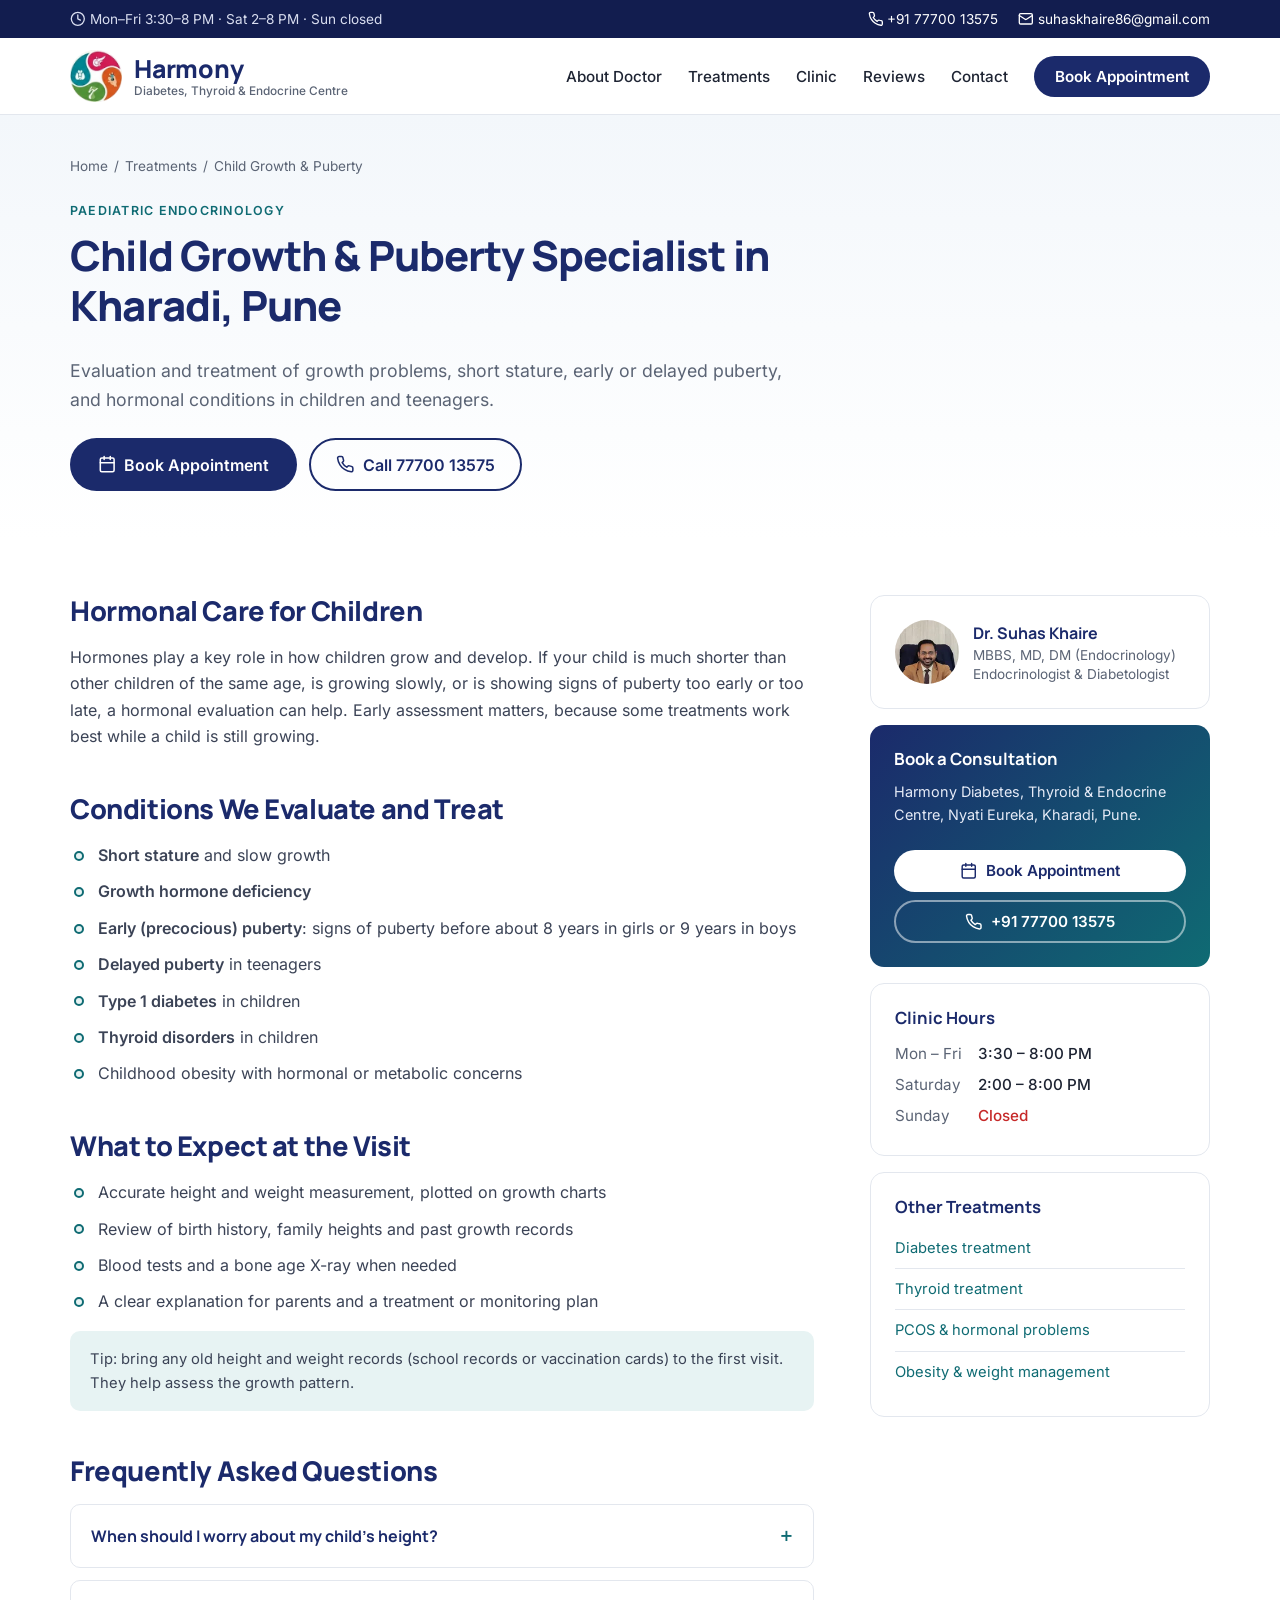
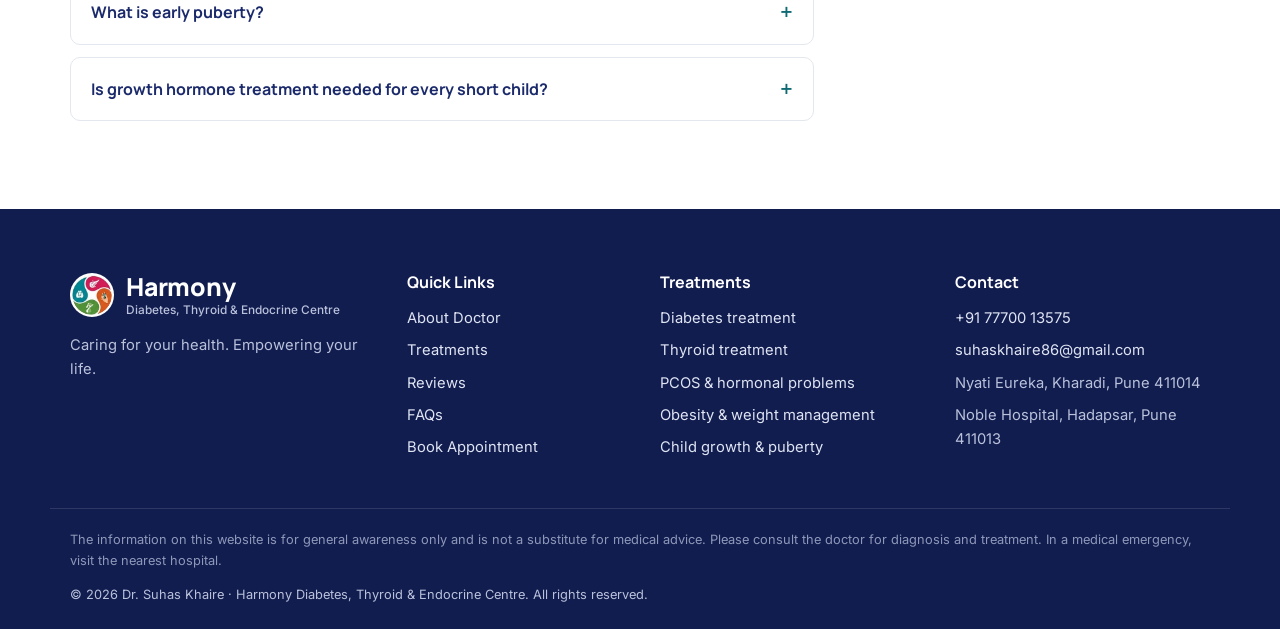
<file: child-growth-puberty-specialist-pune.html>
<!doctype html>
<html lang="en">
<head>
  <meta charset="utf-8">
  <meta name="viewport" content="width=device-width, initial-scale=1">
  <title>Paediatric Endocrinologist in Pune – Child Growth &amp; Puberty | Dr. Suhas Khaire</title>
  <meta name="description" content="Child growth and puberty specialist in Kharadi, Pune. Evaluation of short stature, early or delayed puberty, and childhood diabetes and thyroid disorders. Dr. Suhas Khaire. Call +91 77700 13575.">
  <meta name="robots" content="index, follow, max-image-preview:large">
  <meta name="theme-color" content="#1b2a6b">
  <link rel="canonical" href="https://drsuhaskhaire.com/child-growth-puberty-specialist-pune.html">

  <meta property="og:type" content="article">
  <meta property="og:site_name" content="Harmony Diabetes, Thyroid &amp; Endocrine Centre">
  <meta property="og:locale" content="en_IN">
  <meta property="og:url" content="https://drsuhaskhaire.com/child-growth-puberty-specialist-pune.html">
  <meta property="og:title" content="Paediatric Endocrinologist in Pune – Child Growth &amp; Puberty | Dr. Suhas Khaire">
  <meta property="og:description" content="Child growth and puberty specialist in Kharadi, Pune. Evaluation of short stature, early or delayed puberty, and childhood diabetes and thyroid disorders. Dr. Suhas Khaire. Call +91 77700 13575.">
  <meta property="og:image" content="https://drsuhaskhaire.com/assets/images/og-image.jpg">
  <meta name="twitter:card" content="summary_large_image">

  <link rel="icon" type="image/png" href="assets/images/favicon.png">
  <link rel="apple-touch-icon" href="assets/images/apple-touch-icon.png">

  <link rel="preload" href="assets/fonts/inter-latin.woff2" as="font" type="font/woff2" crossorigin>
  <link rel="preload" href="assets/fonts/manrope-latin.woff2" as="font" type="font/woff2" crossorigin>
  <link rel="stylesheet" href="assets/css/style.css?v=9">

  <script type="application/ld+json">
{
  "@context": "https://schema.org",
  "@graph": [
    {
      "@type": "MedicalWebPage",
      "@id": "https://drsuhaskhaire.com/child-growth-puberty-specialist-pune.html#webpage",
      "url": "https://drsuhaskhaire.com/child-growth-puberty-specialist-pune.html",
      "name": "Paediatric Endocrinologist in Pune – Child Growth & Puberty | Dr. Suhas Khaire",
      "description": "Child growth and puberty specialist in Kharadi, Pune. Evaluation of short stature, early or delayed puberty, and childhood diabetes and thyroid disorders. Dr. Suhas Khaire. Call +91 77700 13575.",
      "inLanguage": "en-IN",
      "isPartOf": {
        "@id": "https://drsuhaskhaire.com/#website"
      },
      "about": {
        "@type": "MedicalCondition",
        "name": "Growth and puberty disorders"
      },
      "reviewedBy": {
        "@id": "https://drsuhaskhaire.com/#doctor"
      },
      "author": {
        "@id": "https://drsuhaskhaire.com/#doctor"
      },
      "provider": {
        "@id": "https://drsuhaskhaire.com/#clinic"
      },
      "lastReviewed": "2026-11-16"
    },
    {
      "@type": "BreadcrumbList",
      "itemListElement": [
        {
          "@type": "ListItem",
          "position": 1,
          "name": "Home",
          "item": "https://drsuhaskhaire.com/"
        },
        {
          "@type": "ListItem",
          "position": 2,
          "name": "Treatments",
          "item": "https://drsuhaskhaire.com/#services"
        },
        {
          "@type": "ListItem",
          "position": 3,
          "name": "Child Growth & Puberty",
          "item": "https://drsuhaskhaire.com/child-growth-puberty-specialist-pune.html"
        }
      ]
    },
    {
      "@type": "FAQPage",
      "mainEntity": [
        {
          "@type": "Question",
          "name": "When should I worry about my child's height?",
          "acceptedAnswer": {
            "@type": "Answer",
            "text": "Consult a specialist if your child is much shorter than classmates, has dropped across growth chart lines, is growing less than about 4–5 cm a year after age 3, or is much shorter than expected from the parents' heights."
          }
        },
        {
          "@type": "Question",
          "name": "What is early puberty?",
          "acceptedAnswer": {
            "@type": "Answer",
            "text": "Early (precocious) puberty means signs of puberty, such as breast development, pubic hair or a rapid growth spurt, appearing before about 8 years in girls or 9 years in boys. It should be evaluated, as treatment may be needed."
          }
        },
        {
          "@type": "Question",
          "name": "Is growth hormone treatment needed for every short child?",
          "acceptedAnswer": {
            "@type": "Answer",
            "text": "No. Many short children are healthy and simply follow a family pattern or a late-bloomer pattern. Growth hormone is considered only after proper evaluation shows a clear medical need."
          }
        }
      ]
    }
  ]
}
  </script>
</head>
<body>

  <!-- Icon sprite -->
  <svg width="0" height="0" style="position:absolute" aria-hidden="true">
    <defs>
      <symbol id="i-phone" viewBox="0 0 24 24"><path d="M22 16.92v3a2 2 0 0 1-2.18 2 19.79 19.79 0 0 1-8.63-3.07 19.5 19.5 0 0 1-6-6 19.79 19.79 0 0 1-3.07-8.67A2 2 0 0 1 4.11 2h3a2 2 0 0 1 2 1.72c.127.96.361 1.903.7 2.81a2 2 0 0 1-.45 2.11L8.09 9.91a16 16 0 0 0 6 6l1.27-1.27a2 2 0 0 1 2.11-.45c.907.339 1.85.573 2.81.7A2 2 0 0 1 22 16.92z"/></symbol>
      <symbol id="i-clock" viewBox="0 0 24 24"><circle cx="12" cy="12" r="10"/><path d="M12 6v6l4 2"/></symbol>
      <symbol id="i-pin" viewBox="0 0 24 24"><path d="M20 10c0 6-8 12-8 12s-8-6-8-12a8 8 0 0 1 16 0Z"/><circle cx="12" cy="10" r="3"/></symbol>
      <symbol id="i-mail" viewBox="0 0 24 24"><rect width="20" height="16" x="2" y="4" rx="2"/><path d="m22 7-8.97 5.7a1.94 1.94 0 0 1-2.06 0L2 7"/></symbol>
      <symbol id="i-calendar" viewBox="0 0 24 24"><rect width="18" height="18" x="3" y="4" rx="2"/><path d="M16 2v4M8 2v4M3 10h18"/></symbol>
      <symbol id="i-check" viewBox="0 0 24 24"><path d="M20 6 9 17l-5-5"/></symbol>
      <symbol id="i-arrow" viewBox="0 0 24 24"><path d="M5 12h14M12 5l7 7-7 7"/></symbol>
      <symbol id="i-menu" viewBox="0 0 24 24"><path d="M4 6h16M4 12h16M4 18h16"/></symbol>
      <symbol id="i-x" viewBox="0 0 24 24"><path d="M18 6 6 18M6 6l12 12"/></symbol>
      <symbol id="i-chat" viewBox="0 0 24 24"><path d="M7.9 20A9 9 0 1 0 4 16.1L2 22Z"/></symbol>
      <symbol id="i-cap" viewBox="0 0 24 24"><path d="M22 10v6M2 10l10-5 10 5-10 5z"/><path d="M6 12v5c3 3 9 3 12 0v-5"/></symbol>
      <symbol id="i-award" viewBox="0 0 24 24"><circle cx="12" cy="8" r="6"/><path d="M15.48 12.89 17 22l-5-3-5 3 1.52-9.11"/></symbol>
      <symbol id="i-building" viewBox="0 0 24 24"><rect x="4" y="2" width="16" height="20" rx="2"/><path d="M9 22v-4h6v4M8 6h.01M12 6h.01M16 6h.01M8 10h.01M12 10h.01M16 10h.01M8 14h.01M12 14h.01M16 14h.01"/></symbol>
      <symbol id="i-tv" viewBox="0 0 24 24"><rect width="20" height="15" x="2" y="7" rx="2"/><path d="m17 2-5 5-5-5"/></symbol>
      <symbol id="i-drop" viewBox="0 0 24 24"><path d="M12 22a7 7 0 0 0 7-7c0-2-1-3.9-3-5.5s-3.5-4-4-6.5c-.5 2.5-2 4.9-4 6.5C6 11.1 5 13 5 15a7 7 0 0 0 7 7z"/></symbol>
      <symbol id="i-target" viewBox="0 0 24 24"><circle cx="12" cy="12" r="10"/><circle cx="12" cy="12" r="6"/><circle cx="12" cy="12" r="2"/></symbol>
      <symbol id="i-zap" viewBox="0 0 24 24"><path d="M13 2 3 14h9l-1 8 10-12h-9l1-8z"/></symbol>
      <symbol id="i-heart" viewBox="0 0 24 24"><path d="M19 14c1.49-1.46 3-3.21 3-5.5A5.5 5.5 0 0 0 16.5 3c-1.76 0-3 .5-4.5 2-1.5-1.5-2.74-2-4.5-2A5.5 5.5 0 0 0 2 8.5c0 2.3 1.5 4.05 3 5.5l7 7Z"/></symbol>
      <symbol id="i-users" viewBox="0 0 24 24"><path d="M16 21v-2a4 4 0 0 0-4-4H6a4 4 0 0 0-4 4v2"/><circle cx="9" cy="7" r="4"/><path d="M22 21v-2a4 4 0 0 0-3-3.87M16 3.13a4 4 0 0 1 0 7.75"/></symbol>
      <symbol id="i-gauge" viewBox="0 0 24 24"><path d="m12 14 4-4"/><path d="M3.34 19a10 10 0 1 1 17.32 0"/></symbol>
      <symbol id="i-shield" viewBox="0 0 24 24"><path d="M20 13c0 5-3.5 7.5-7.66 8.95a1 1 0 0 1-.67-.01C7.5 20.5 4 18 4 13V6a1 1 0 0 1 1-1c2 0 4.5-1.2 6.24-2.72a1.17 1.17 0 0 1 1.52 0C14.51 3.81 17 5 19 5a1 1 0 0 1 1 1z"/></symbol>
      <symbol id="i-ruler" viewBox="0 0 24 24"><path d="M21.3 15.3a2.4 2.4 0 0 1 0 3.4l-2.6 2.6a2.4 2.4 0 0 1-3.4 0L2.7 8.7a2.41 2.41 0 0 1 0-3.4l2.6-2.6a2.41 2.41 0 0 1 3.4 0Z"/><path d="m14.5 12.5 2-2M11.5 9.5l2-2M8.5 6.5l2-2M17.5 15.5l2-2"/></symbol>
      <symbol id="i-activity" viewBox="0 0 24 24"><path d="M22 12h-4l-3 9L9 3l-3 9H2"/></symbol>
      <symbol id="i-leaf" viewBox="0 0 24 24"><path d="M11 20A7 7 0 0 1 9.8 6.1C15.5 5 17 4.48 19 2c1 2 2 4.18 2 8 0 5.5-4.78 10-10 10Z"/><path d="M2 21c0-3 1.85-5.36 5.08-6C9.5 14.52 12 13 13 12"/></symbol>
      <symbol id="i-message" viewBox="0 0 24 24"><path d="M21 15a2 2 0 0 1-2 2H7l-4 4V5a2 2 0 0 1 2-2h14a2 2 0 0 1 2 2z"/></symbol>
      <symbol id="i-clipboard" viewBox="0 0 24 24"><rect width="8" height="4" x="8" y="2" rx="1"/><path d="M16 4h2a2 2 0 0 1 2 2v14a2 2 0 0 1-2 2H6a2 2 0 0 1-2-2V6a2 2 0 0 1 2-2h2M9 12h6M9 16h4"/></symbol>
      <symbol id="i-flask" viewBox="0 0 24 24"><path d="M10 2v7.31M14 9.3V2M8.5 2h7M14 9.3a6.5 6.5 0 1 1-4 0M5.52 16h12.96"/></symbol>
      <symbol id="i-star" viewBox="0 0 24 24"><path d="M12 2l3.09 6.26L22 9.27l-5 4.87 1.18 6.88L12 17.77l-6.18 3.25L7 14.14 2 9.27l6.91-1.01L12 2z"/></symbol>
    </defs>
  </svg>

  <a class="skip-link" href="#main">Skip to content</a>

  <!-- Top bar -->
  <div class="topbar">
    <div class="container topbar__inner">
      <span><svg class="ico"><use href="#i-clock"/></svg> Mon–Fri 3:30–8 PM · Sat 2–8 PM · Sun closed</span>
      <span class="topbar__right">
        <a href="tel:+917770013575"><svg class="ico"><use href="#i-phone"/></svg> +91 77700 13575</a>
        <a href="mailto:suhaskhaire86@gmail.com" class="hide-sm"><svg class="ico"><use href="#i-mail"/></svg> suhaskhaire86@gmail.com</a>
      </span>
    </div>
  </div>

  <!-- Header -->
  <header class="header" id="top">
    <div class="container header__inner">
      <a href="index.html" class="brand" aria-label="Harmony Diabetes, Thyroid &amp; Endocrine Centre – home">
        <img src="assets/images/logo-mark.webp" alt="" width="52" height="52">
        <span class="brand__text">
          <span class="brand__name">Harmony</span>
          <span class="brand__sub">Diabetes, Thyroid &amp; Endocrine Centre</span>
        </span>
      </a>

      <nav class="nav" id="nav" aria-label="Main">
        <a href="index.html#about">About Doctor</a>
        <a href="index.html#services">Treatments</a>
        <a href="index.html#clinic">Clinic</a>
        <a href="index.html#reviews">Reviews</a>
        <a href="index.html#contact">Contact</a>
        <a href="index.html#appointment" class="btn btn--primary nav__cta">Book Appointment</a>
      </nav>

      <button class="nav-toggle" id="navToggle" aria-label="Open menu" aria-expanded="false" aria-controls="nav">
        <svg class="ico ico--lg"><use href="#i-menu"/></svg>
      </button>
    </div>
  </header>

  <main id="main">

    <section class="page-hero">
      <div class="container">
        <nav class="breadcrumb" aria-label="Breadcrumb">
          <a href="index.html">Home</a><span>/</span><a href="index.html#services">Treatments</a><span>/</span>Child Growth &amp; Puberty
        </nav>
        <p class="eyebrow">Paediatric Endocrinology</p>
        <h1>Child Growth &amp; Puberty Specialist in Kharadi, Pune</h1>
        <p class="lead">Evaluation and treatment of growth problems, short stature, early or delayed puberty, and hormonal conditions in children and teenagers.</p>
        <div class="page-hero__actions">
          <a href="index.html#appointment" class="btn btn--primary btn--lg"><svg class="ico"><use href="#i-calendar"/></svg> Book Appointment</a>
          <a href="tel:+917770013575" class="btn btn--ghost btn--lg"><svg class="ico"><use href="#i-phone"/></svg> Call 77700 13575</a>
        </div>
      </div>
    </section>

    <section class="section" style="padding-top:56px">
      <div class="container article-grid">
        <article class="article">
<h2>Hormonal Care for Children</h2>
<p>Hormones play a key role in how children grow and develop. If your child is much shorter than other children of the same age, is growing slowly, or is showing signs of puberty too early or too late, a hormonal evaluation can help. Early assessment matters, because some treatments work best while a child is still growing.</p>

<h2>Conditions We Evaluate and Treat</h2>
<ul>
  <li><strong>Short stature</strong> and slow growth</li>
  <li><strong>Growth hormone deficiency</strong></li>
  <li><strong>Early (precocious) puberty</strong>: signs of puberty before about 8 years in girls or 9 years in boys</li>
  <li><strong>Delayed puberty</strong> in teenagers</li>
  <li><strong>Type 1 diabetes</strong> in children</li>
  <li><strong>Thyroid disorders</strong> in children</li>
  <li>Childhood obesity with hormonal or metabolic concerns</li>
</ul>

<h2>What to Expect at the Visit</h2>
<ul>
  <li>Accurate height and weight measurement, plotted on growth charts</li>
  <li>Review of birth history, family heights and past growth records</li>
  <li>Blood tests and a bone age X-ray when needed</li>
  <li>A clear explanation for parents and a treatment or monitoring plan</li>
</ul>
<p class="note">Tip: bring any old height and weight records (school records or vaccination cards) to the first visit. They help assess the growth pattern.</p>
          <h2>Frequently Asked Questions</h2>
          <div class="faq">
            <details class="faq__item">
              <summary>When should I worry about my child's height?</summary>
              <p>Consult a specialist if your child is much shorter than classmates, has dropped across growth chart lines, is growing less than about 4–5 cm a year after age 3, or is much shorter than expected from the parents' heights.</p>
            </details>
            <details class="faq__item">
              <summary>What is early puberty?</summary>
              <p>Early (precocious) puberty means signs of puberty, such as breast development, pubic hair or a rapid growth spurt, appearing before about 8 years in girls or 9 years in boys. It should be evaluated, as treatment may be needed.</p>
            </details>
            <details class="faq__item">
              <summary>Is growth hormone treatment needed for every short child?</summary>
              <p>No. Many short children are healthy and simply follow a family pattern or a late-bloomer pattern. Growth hormone is considered only after proper evaluation shows a clear medical need.</p>
            </details>
          </div>
        </article>

        <aside class="sidebar">
          <div class="side-card side-card--doctor">
            <img src="assets/images/dr-suhas-khaire-thumb.webp" alt="Dr. Suhas Khaire, endocrinologist in Kharadi, Pune" width="64" height="64" loading="lazy" decoding="async">
            <div>
              <strong>Dr. Suhas Khaire</strong>
              <span>MBBS, MD, DM (Endocrinology)<br>Endocrinologist &amp; Diabetologist</span>
            </div>
          </div>
          <div class="side-card side-card--cta">
            <h3>Book a Consultation</h3>
            <p>Harmony Diabetes, Thyroid &amp; Endocrine Centre, Nyati Eureka, Kharadi, Pune.</p>
            <a href="index.html#appointment" class="btn btn--light"><svg class="ico"><use href="#i-calendar"/></svg> Book Appointment</a>
            <a href="tel:+917770013575" class="btn btn--ghost" style="border-color:rgba(255,255,255,.5);color:#fff"><svg class="ico"><use href="#i-phone"/></svg> +91 77700 13575</a>
          </div>
          <div class="side-card">
            <h3>Clinic Hours</h3>
            <table class="hours">
              <tr><td>Mon – Fri</td><td>3:30 – 8:00 PM</td></tr>
              <tr><td>Saturday</td><td>2:00 – 8:00 PM</td></tr>
              <tr><td>Sunday</td><td class="closed">Closed</td></tr>
            </table>
          </div>
          <div class="side-card">
            <h3>Other Treatments</h3>
            <ul>
              <li><a href="diabetes-specialist-kharadi-pune.html">Diabetes treatment</a></li>
              <li><a href="thyroid-specialist-kharadi-pune.html">Thyroid treatment</a></li>
              <li><a href="pcos-hormone-specialist-kharadi-pune.html">PCOS &amp; hormonal problems</a></li>
              <li><a href="obesity-weight-management-kharadi-pune.html">Obesity &amp; weight management</a></li>
            </ul>
          </div>
        </aside>
      </div>
    </section>

  </main>

  <!-- Footer -->
  <footer class="footer">
    <div class="container footer__grid">
      <div>
        <div class="brand brand--footer">
          <img src="assets/images/logo-mark.webp" alt="" width="44" height="44">
          <span class="brand__text">
            <span class="brand__name">Harmony</span>
            <span class="brand__sub">Diabetes, Thyroid &amp; Endocrine Centre</span>
          </span>
        </div>
        <p class="footer__tag">Caring for your health. Empowering your life.</p>
      </div>
      <div>
        <h4>Quick Links</h4>
        <ul>
          <li><a href="index.html#about">About Doctor</a></li>
          <li><a href="index.html#services">Treatments</a></li>
          <li><a href="index.html#reviews">Reviews</a></li>
          <li><a href="index.html#faq">FAQs</a></li>
          <li><a href="index.html#appointment">Book Appointment</a></li>
        </ul>
      </div>
      <div>
        <h4>Treatments</h4>
        <ul>
          <li><a href="diabetes-specialist-kharadi-pune.html">Diabetes treatment</a></li>
          <li><a href="thyroid-specialist-kharadi-pune.html">Thyroid treatment</a></li>
          <li><a href="pcos-hormone-specialist-kharadi-pune.html">PCOS &amp; hormonal problems</a></li>
          <li><a href="obesity-weight-management-kharadi-pune.html">Obesity &amp; weight management</a></li>
          <li><a href="child-growth-puberty-specialist-pune.html">Child growth &amp; puberty</a></li>
        </ul>
      </div>
      <div>
        <h4>Contact</h4>
        <ul>
          <li><a href="tel:+917770013575">+91 77700 13575</a></li>
          <li><a href="mailto:suhaskhaire86@gmail.com">suhaskhaire86@gmail.com</a></li>
          <li>Nyati Eureka, Kharadi, Pune 411014</li>
          <li>Noble Hospital, Hadapsar, Pune 411013</li>
        </ul>
      </div>
    </div>
    <div class="container footer__bottom">
      <p class="footer__disclaimer">The information on this website is for general awareness only and is not a substitute for medical advice. Please consult the doctor for diagnosis and treatment. In a medical emergency, visit the nearest hospital.</p>
      <p>© <span id="year">2026</span> Dr. Suhas Khaire · Harmony Diabetes, Thyroid &amp; Endocrine Centre. All rights reserved.</p>
    </div>
  </footer>

  <!-- Mobile action bar -->
  <div class="mobile-bar">
    <a href="tel:+917770013575" class="mobile-bar__call"><svg class="ico"><use href="#i-phone"/></svg> Call</a>
    <a href="index.html#appointment" class="mobile-bar__book"><svg class="ico"><use href="#i-calendar"/></svg> Book Appointment</a>
  </div>

  <script src="assets/js/main.js?v=8" defer></script>
</body>
</html>
</file>
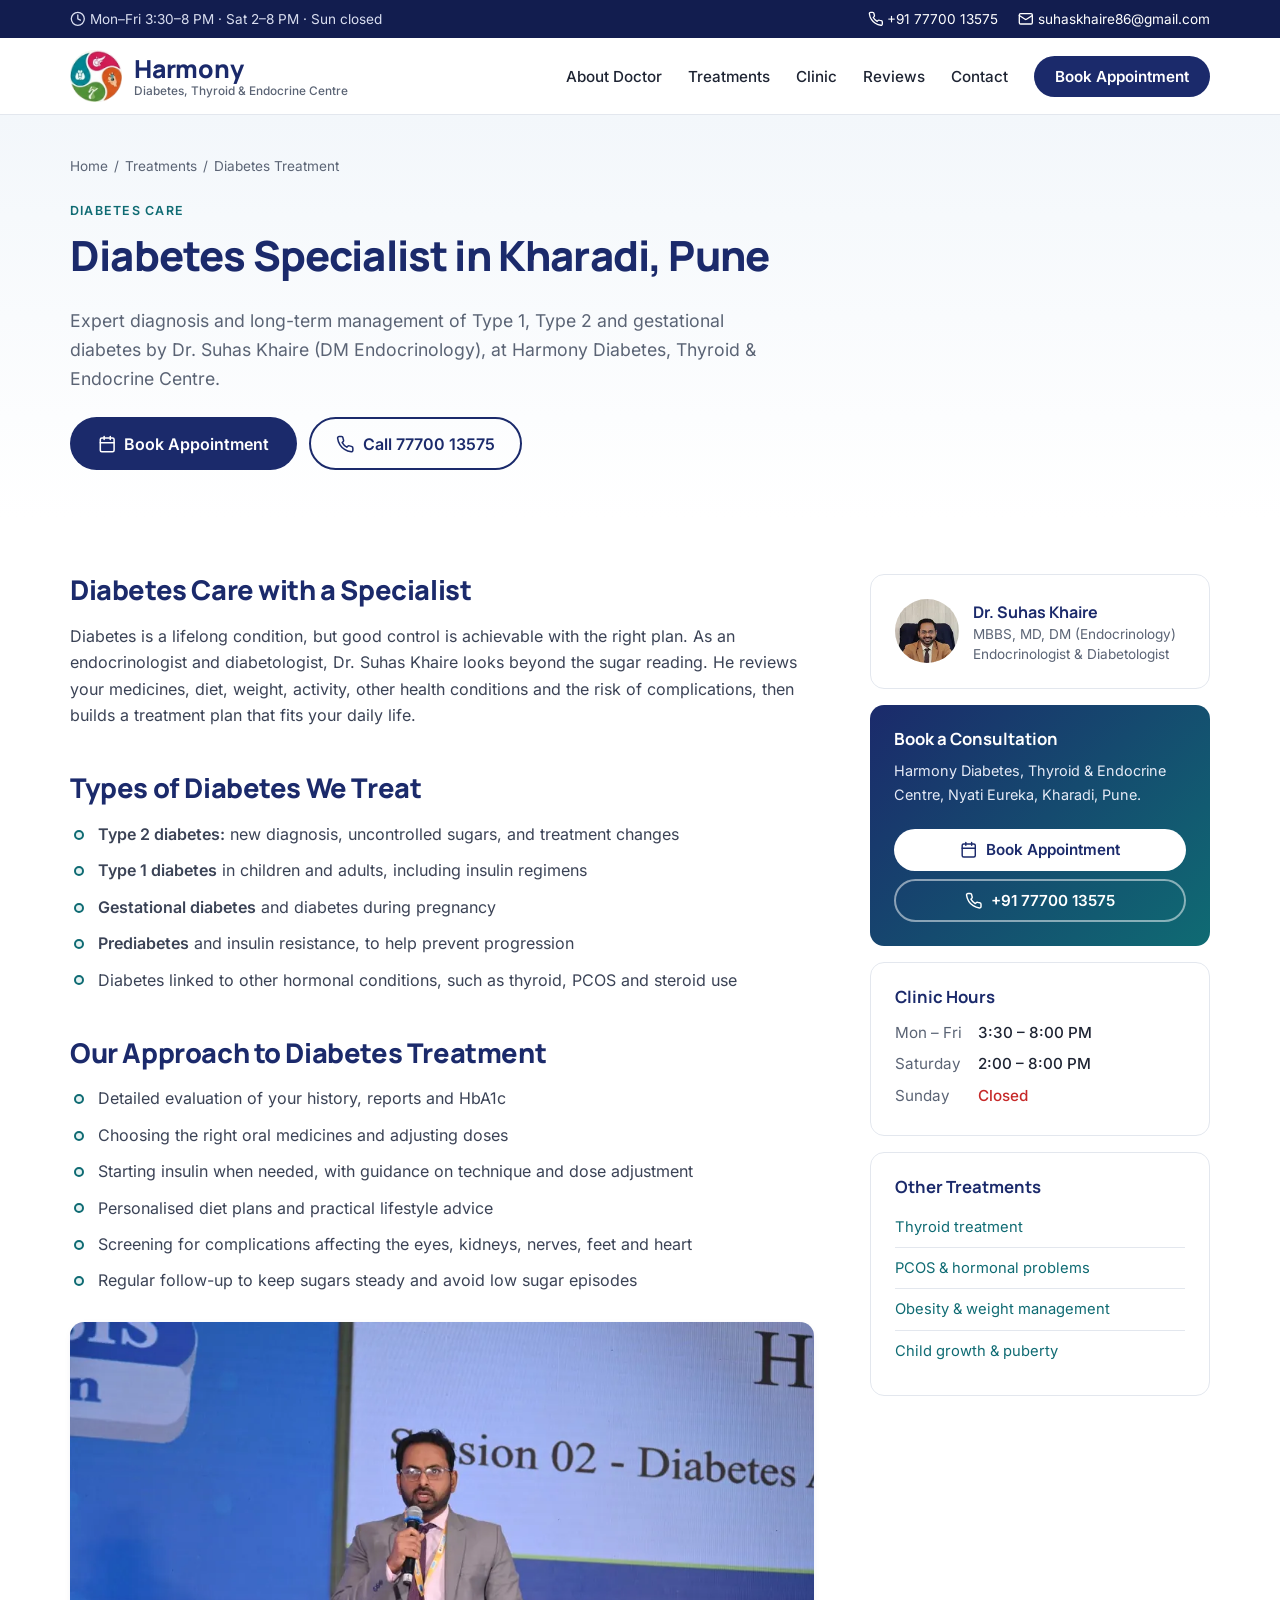
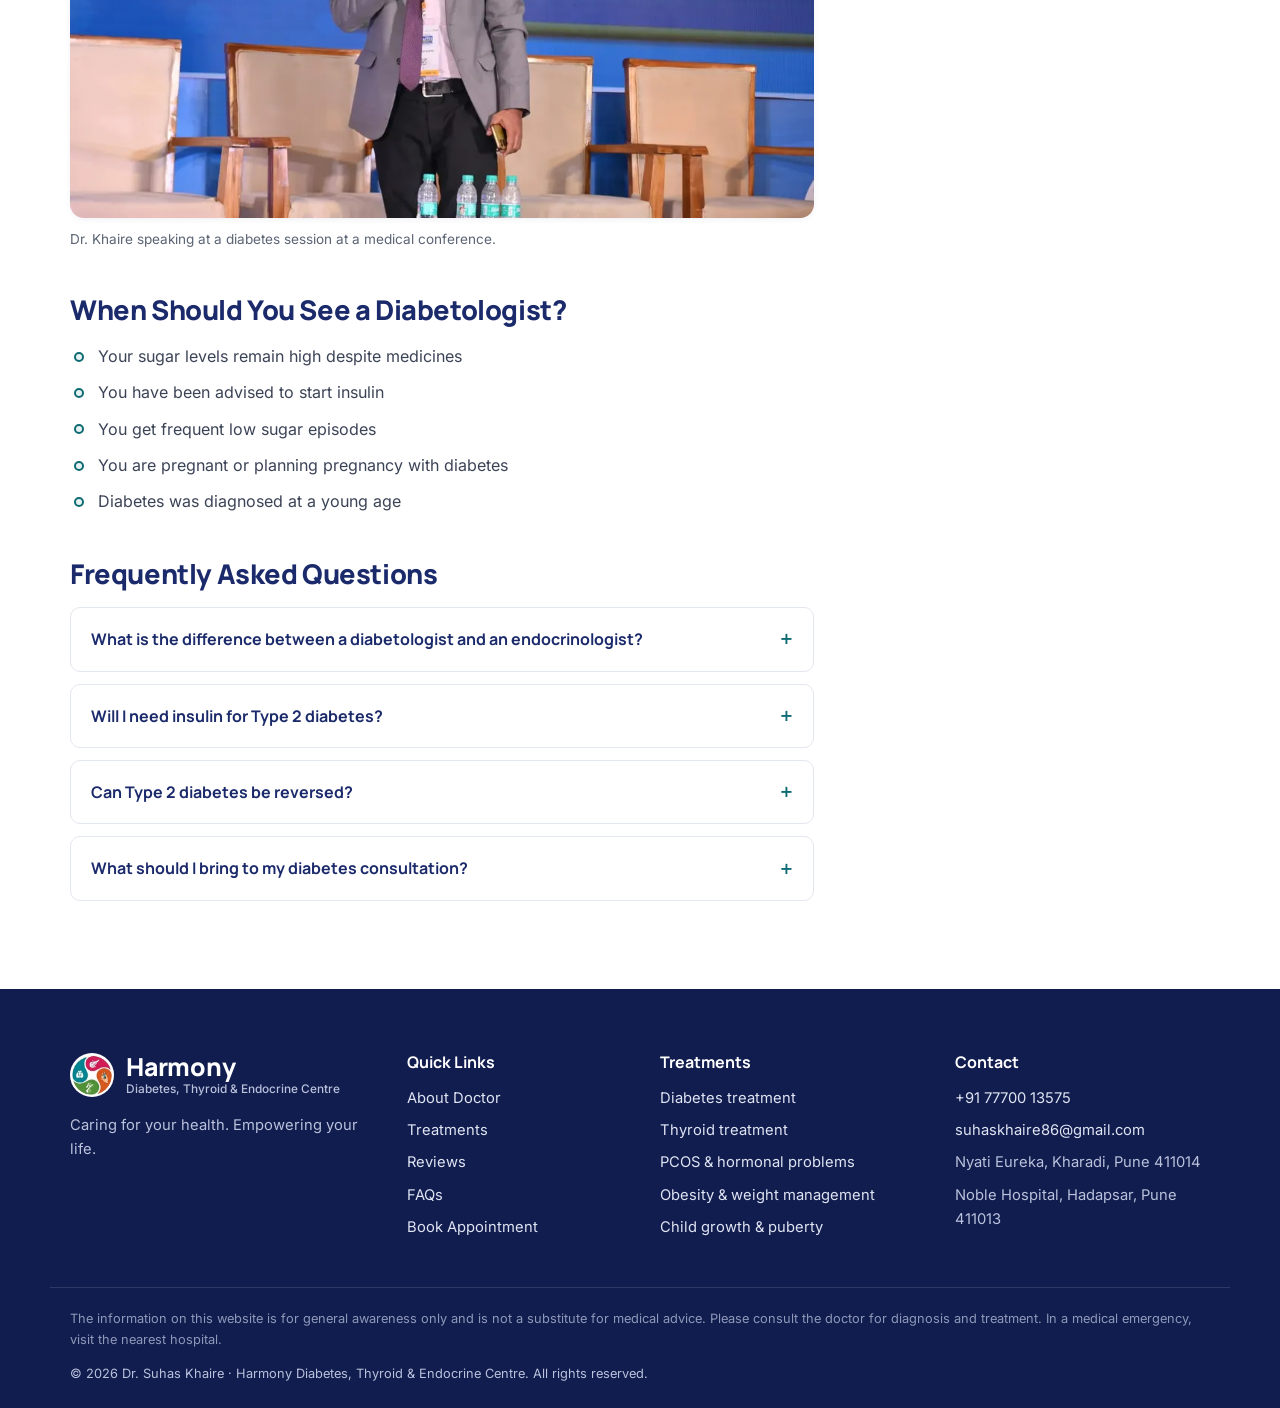
<file: diabetes-specialist-kharadi-pune.html>
<!doctype html>
<html lang="en">
<head>
  <meta charset="utf-8">
  <meta name="viewport" content="width=device-width, initial-scale=1">
  <title>Diabetes Specialist (Diabetologist) in Kharadi, Pune – Dr. Suhas Khaire</title>
  <meta name="description" content="Consult Dr. Suhas Khaire, diabetologist and endocrinologist in Kharadi, Pune, for Type 1, Type 2 and gestational diabetes, insulin management and sugar control. Call +91 77700 13575.">
  <meta name="robots" content="index, follow, max-image-preview:large">
  <meta name="theme-color" content="#1b2a6b">
  <link rel="canonical" href="https://drsuhaskhaire.com/diabetes-specialist-kharadi-pune.html">

  <meta property="og:type" content="article">
  <meta property="og:site_name" content="Harmony Diabetes, Thyroid &amp; Endocrine Centre">
  <meta property="og:locale" content="en_IN">
  <meta property="og:url" content="https://drsuhaskhaire.com/diabetes-specialist-kharadi-pune.html">
  <meta property="og:title" content="Diabetes Specialist (Diabetologist) in Kharadi, Pune – Dr. Suhas Khaire">
  <meta property="og:description" content="Consult Dr. Suhas Khaire, diabetologist and endocrinologist in Kharadi, Pune, for Type 1, Type 2 and gestational diabetes, insulin management and sugar control. Call +91 77700 13575.">
  <meta property="og:image" content="https://drsuhaskhaire.com/assets/images/og-image.jpg">
  <meta name="twitter:card" content="summary_large_image">

  <link rel="icon" type="image/png" href="assets/images/favicon.png">
  <link rel="apple-touch-icon" href="assets/images/apple-touch-icon.png">

  <link rel="preload" href="assets/fonts/inter-latin.woff2" as="font" type="font/woff2" crossorigin>
  <link rel="preload" href="assets/fonts/manrope-latin.woff2" as="font" type="font/woff2" crossorigin>
  <link rel="stylesheet" href="assets/css/style.css?v=9">

  <script type="application/ld+json">
{
  "@context": "https://schema.org",
  "@graph": [
    {
      "@type": "MedicalWebPage",
      "@id": "https://drsuhaskhaire.com/diabetes-specialist-kharadi-pune.html#webpage",
      "url": "https://drsuhaskhaire.com/diabetes-specialist-kharadi-pune.html",
      "name": "Diabetes Specialist (Diabetologist) in Kharadi, Pune – Dr. Suhas Khaire",
      "description": "Consult Dr. Suhas Khaire, diabetologist and endocrinologist in Kharadi, Pune, for Type 1, Type 2 and gestational diabetes, insulin management and sugar control. Call +91 77700 13575.",
      "inLanguage": "en-IN",
      "isPartOf": {
        "@id": "https://drsuhaskhaire.com/#website"
      },
      "about": {
        "@type": "MedicalCondition",
        "name": "Diabetes mellitus"
      },
      "reviewedBy": {
        "@id": "https://drsuhaskhaire.com/#doctor"
      },
      "author": {
        "@id": "https://drsuhaskhaire.com/#doctor"
      },
      "provider": {
        "@id": "https://drsuhaskhaire.com/#clinic"
      },
      "lastReviewed": "2026-11-16"
    },
    {
      "@type": "BreadcrumbList",
      "itemListElement": [
        {
          "@type": "ListItem",
          "position": 1,
          "name": "Home",
          "item": "https://drsuhaskhaire.com/"
        },
        {
          "@type": "ListItem",
          "position": 2,
          "name": "Treatments",
          "item": "https://drsuhaskhaire.com/#services"
        },
        {
          "@type": "ListItem",
          "position": 3,
          "name": "Diabetes Treatment",
          "item": "https://drsuhaskhaire.com/diabetes-specialist-kharadi-pune.html"
        }
      ]
    },
    {
      "@type": "FAQPage",
      "mainEntity": [
        {
          "@type": "Question",
          "name": "What is the difference between a diabetologist and an endocrinologist?",
          "acceptedAnswer": {
            "@type": "Answer",
            "text": "A diabetologist focuses on diabetes. An endocrinologist (DM Endocrinology) is trained in all hormone disorders, including diabetes, and can also manage related problems such as thyroid disease, PCOS and obesity. Dr. Suhas Khaire is an endocrinologist who also practises as a diabetologist."
          }
        },
        {
          "@type": "Question",
          "name": "Will I need insulin for Type 2 diabetes?",
          "acceptedAnswer": {
            "@type": "Answer",
            "text": "Not always. Many people with Type 2 diabetes are well controlled with lifestyle changes and tablets. Insulin may be advised when sugars stay high despite other treatment, or in situations such as pregnancy or illness. The doctor will discuss what is right for you."
          }
        },
        {
          "@type": "Question",
          "name": "Can Type 2 diabetes be reversed?",
          "acceptedAnswer": {
            "@type": "Answer",
            "text": "Some people, especially early after diagnosis, can bring their sugars into the normal range with significant weight loss and lifestyle change. This is called remission. It needs medical supervision and regular monitoring."
          }
        },
        {
          "@type": "Question",
          "name": "What should I bring to my diabetes consultation?",
          "acceptedAnswer": {
            "@type": "Answer",
            "text": "Bring your recent blood reports (including HbA1c), current prescriptions and medicines, and any home glucometer readings."
          }
        }
      ]
    }
  ]
}
  </script>
</head>
<body>

  <!-- Icon sprite -->
  <svg width="0" height="0" style="position:absolute" aria-hidden="true">
    <defs>
      <symbol id="i-phone" viewBox="0 0 24 24"><path d="M22 16.92v3a2 2 0 0 1-2.18 2 19.79 19.79 0 0 1-8.63-3.07 19.5 19.5 0 0 1-6-6 19.79 19.79 0 0 1-3.07-8.67A2 2 0 0 1 4.11 2h3a2 2 0 0 1 2 1.72c.127.96.361 1.903.7 2.81a2 2 0 0 1-.45 2.11L8.09 9.91a16 16 0 0 0 6 6l1.27-1.27a2 2 0 0 1 2.11-.45c.907.339 1.85.573 2.81.7A2 2 0 0 1 22 16.92z"/></symbol>
      <symbol id="i-clock" viewBox="0 0 24 24"><circle cx="12" cy="12" r="10"/><path d="M12 6v6l4 2"/></symbol>
      <symbol id="i-pin" viewBox="0 0 24 24"><path d="M20 10c0 6-8 12-8 12s-8-6-8-12a8 8 0 0 1 16 0Z"/><circle cx="12" cy="10" r="3"/></symbol>
      <symbol id="i-mail" viewBox="0 0 24 24"><rect width="20" height="16" x="2" y="4" rx="2"/><path d="m22 7-8.97 5.7a1.94 1.94 0 0 1-2.06 0L2 7"/></symbol>
      <symbol id="i-calendar" viewBox="0 0 24 24"><rect width="18" height="18" x="3" y="4" rx="2"/><path d="M16 2v4M8 2v4M3 10h18"/></symbol>
      <symbol id="i-check" viewBox="0 0 24 24"><path d="M20 6 9 17l-5-5"/></symbol>
      <symbol id="i-arrow" viewBox="0 0 24 24"><path d="M5 12h14M12 5l7 7-7 7"/></symbol>
      <symbol id="i-menu" viewBox="0 0 24 24"><path d="M4 6h16M4 12h16M4 18h16"/></symbol>
      <symbol id="i-x" viewBox="0 0 24 24"><path d="M18 6 6 18M6 6l12 12"/></symbol>
      <symbol id="i-chat" viewBox="0 0 24 24"><path d="M7.9 20A9 9 0 1 0 4 16.1L2 22Z"/></symbol>
      <symbol id="i-cap" viewBox="0 0 24 24"><path d="M22 10v6M2 10l10-5 10 5-10 5z"/><path d="M6 12v5c3 3 9 3 12 0v-5"/></symbol>
      <symbol id="i-award" viewBox="0 0 24 24"><circle cx="12" cy="8" r="6"/><path d="M15.48 12.89 17 22l-5-3-5 3 1.52-9.11"/></symbol>
      <symbol id="i-building" viewBox="0 0 24 24"><rect x="4" y="2" width="16" height="20" rx="2"/><path d="M9 22v-4h6v4M8 6h.01M12 6h.01M16 6h.01M8 10h.01M12 10h.01M16 10h.01M8 14h.01M12 14h.01M16 14h.01"/></symbol>
      <symbol id="i-tv" viewBox="0 0 24 24"><rect width="20" height="15" x="2" y="7" rx="2"/><path d="m17 2-5 5-5-5"/></symbol>
      <symbol id="i-drop" viewBox="0 0 24 24"><path d="M12 22a7 7 0 0 0 7-7c0-2-1-3.9-3-5.5s-3.5-4-4-6.5c-.5 2.5-2 4.9-4 6.5C6 11.1 5 13 5 15a7 7 0 0 0 7 7z"/></symbol>
      <symbol id="i-target" viewBox="0 0 24 24"><circle cx="12" cy="12" r="10"/><circle cx="12" cy="12" r="6"/><circle cx="12" cy="12" r="2"/></symbol>
      <symbol id="i-zap" viewBox="0 0 24 24"><path d="M13 2 3 14h9l-1 8 10-12h-9l1-8z"/></symbol>
      <symbol id="i-heart" viewBox="0 0 24 24"><path d="M19 14c1.49-1.46 3-3.21 3-5.5A5.5 5.5 0 0 0 16.5 3c-1.76 0-3 .5-4.5 2-1.5-1.5-2.74-2-4.5-2A5.5 5.5 0 0 0 2 8.5c0 2.3 1.5 4.05 3 5.5l7 7Z"/></symbol>
      <symbol id="i-users" viewBox="0 0 24 24"><path d="M16 21v-2a4 4 0 0 0-4-4H6a4 4 0 0 0-4 4v2"/><circle cx="9" cy="7" r="4"/><path d="M22 21v-2a4 4 0 0 0-3-3.87M16 3.13a4 4 0 0 1 0 7.75"/></symbol>
      <symbol id="i-gauge" viewBox="0 0 24 24"><path d="m12 14 4-4"/><path d="M3.34 19a10 10 0 1 1 17.32 0"/></symbol>
      <symbol id="i-shield" viewBox="0 0 24 24"><path d="M20 13c0 5-3.5 7.5-7.66 8.95a1 1 0 0 1-.67-.01C7.5 20.5 4 18 4 13V6a1 1 0 0 1 1-1c2 0 4.5-1.2 6.24-2.72a1.17 1.17 0 0 1 1.52 0C14.51 3.81 17 5 19 5a1 1 0 0 1 1 1z"/></symbol>
      <symbol id="i-ruler" viewBox="0 0 24 24"><path d="M21.3 15.3a2.4 2.4 0 0 1 0 3.4l-2.6 2.6a2.4 2.4 0 0 1-3.4 0L2.7 8.7a2.41 2.41 0 0 1 0-3.4l2.6-2.6a2.41 2.41 0 0 1 3.4 0Z"/><path d="m14.5 12.5 2-2M11.5 9.5l2-2M8.5 6.5l2-2M17.5 15.5l2-2"/></symbol>
      <symbol id="i-activity" viewBox="0 0 24 24"><path d="M22 12h-4l-3 9L9 3l-3 9H2"/></symbol>
      <symbol id="i-leaf" viewBox="0 0 24 24"><path d="M11 20A7 7 0 0 1 9.8 6.1C15.5 5 17 4.48 19 2c1 2 2 4.18 2 8 0 5.5-4.78 10-10 10Z"/><path d="M2 21c0-3 1.85-5.36 5.08-6C9.5 14.52 12 13 13 12"/></symbol>
      <symbol id="i-message" viewBox="0 0 24 24"><path d="M21 15a2 2 0 0 1-2 2H7l-4 4V5a2 2 0 0 1 2-2h14a2 2 0 0 1 2 2z"/></symbol>
      <symbol id="i-clipboard" viewBox="0 0 24 24"><rect width="8" height="4" x="8" y="2" rx="1"/><path d="M16 4h2a2 2 0 0 1 2 2v14a2 2 0 0 1-2 2H6a2 2 0 0 1-2-2V6a2 2 0 0 1 2-2h2M9 12h6M9 16h4"/></symbol>
      <symbol id="i-flask" viewBox="0 0 24 24"><path d="M10 2v7.31M14 9.3V2M8.5 2h7M14 9.3a6.5 6.5 0 1 1-4 0M5.52 16h12.96"/></symbol>
      <symbol id="i-star" viewBox="0 0 24 24"><path d="M12 2l3.09 6.26L22 9.27l-5 4.87 1.18 6.88L12 17.77l-6.18 3.25L7 14.14 2 9.27l6.91-1.01L12 2z"/></symbol>
    </defs>
  </svg>

  <a class="skip-link" href="#main">Skip to content</a>

  <!-- Top bar -->
  <div class="topbar">
    <div class="container topbar__inner">
      <span><svg class="ico"><use href="#i-clock"/></svg> Mon–Fri 3:30–8 PM · Sat 2–8 PM · Sun closed</span>
      <span class="topbar__right">
        <a href="tel:+917770013575"><svg class="ico"><use href="#i-phone"/></svg> +91 77700 13575</a>
        <a href="mailto:suhaskhaire86@gmail.com" class="hide-sm"><svg class="ico"><use href="#i-mail"/></svg> suhaskhaire86@gmail.com</a>
      </span>
    </div>
  </div>

  <!-- Header -->
  <header class="header" id="top">
    <div class="container header__inner">
      <a href="index.html" class="brand" aria-label="Harmony Diabetes, Thyroid &amp; Endocrine Centre – home">
        <img src="assets/images/logo-mark.webp" alt="" width="52" height="52">
        <span class="brand__text">
          <span class="brand__name">Harmony</span>
          <span class="brand__sub">Diabetes, Thyroid &amp; Endocrine Centre</span>
        </span>
      </a>

      <nav class="nav" id="nav" aria-label="Main">
        <a href="index.html#about">About Doctor</a>
        <a href="index.html#services">Treatments</a>
        <a href="index.html#clinic">Clinic</a>
        <a href="index.html#reviews">Reviews</a>
        <a href="index.html#contact">Contact</a>
        <a href="index.html#appointment" class="btn btn--primary nav__cta">Book Appointment</a>
      </nav>

      <button class="nav-toggle" id="navToggle" aria-label="Open menu" aria-expanded="false" aria-controls="nav">
        <svg class="ico ico--lg"><use href="#i-menu"/></svg>
      </button>
    </div>
  </header>

  <main id="main">

    <section class="page-hero">
      <div class="container">
        <nav class="breadcrumb" aria-label="Breadcrumb">
          <a href="index.html">Home</a><span>/</span><a href="index.html#services">Treatments</a><span>/</span>Diabetes Treatment
        </nav>
        <p class="eyebrow">Diabetes Care</p>
        <h1>Diabetes Specialist in Kharadi, Pune</h1>
        <p class="lead">Expert diagnosis and long-term management of Type 1, Type 2 and gestational diabetes by Dr. Suhas Khaire (DM Endocrinology), at Harmony Diabetes, Thyroid &amp; Endocrine Centre.</p>
        <div class="page-hero__actions">
          <a href="index.html#appointment" class="btn btn--primary btn--lg"><svg class="ico"><use href="#i-calendar"/></svg> Book Appointment</a>
          <a href="tel:+917770013575" class="btn btn--ghost btn--lg"><svg class="ico"><use href="#i-phone"/></svg> Call 77700 13575</a>
        </div>
      </div>
    </section>

    <section class="section" style="padding-top:56px">
      <div class="container article-grid">
        <article class="article">
<h2>Diabetes Care with a Specialist</h2>
<p>Diabetes is a lifelong condition, but good control is achievable with the right plan. As an endocrinologist and diabetologist, Dr. Suhas Khaire looks beyond the sugar reading. He reviews your medicines, diet, weight, activity, other health conditions and the risk of complications, then builds a treatment plan that fits your daily life.</p>

<h2>Types of Diabetes We Treat</h2>
<ul>
  <li><strong>Type 2 diabetes:</strong> new diagnosis, uncontrolled sugars, and treatment changes</li>
  <li><strong>Type 1 diabetes</strong> in children and adults, including insulin regimens</li>
  <li><strong>Gestational diabetes</strong> and diabetes during pregnancy</li>
  <li><strong>Prediabetes</strong> and insulin resistance, to help prevent progression</li>
  <li>Diabetes linked to other hormonal conditions, such as thyroid, PCOS and steroid use</li>
</ul>

<h2>Our Approach to Diabetes Treatment</h2>
<ul>
  <li>Detailed evaluation of your history, reports and HbA1c</li>
  <li>Choosing the right oral medicines and adjusting doses</li>
  <li>Starting insulin when needed, with guidance on technique and dose adjustment</li>
  <li>Personalised diet plans and practical lifestyle advice</li>
  <li>Screening for complications affecting the eyes, kidneys, nerves, feet and heart</li>
  <li>Regular follow-up to keep sugars steady and avoid low sugar episodes</li>
</ul>

<figure class="article-figure">
  <img src="assets/images/talk-diabetes-session.webp" srcset="assets/images/talk-diabetes-session-640.webp 640w, assets/images/talk-diabetes-session.webp 1000w" sizes="(max-width: 960px) 100vw, 700px" alt="Dr. Suhas Khaire speaking at a diabetes session" loading="lazy" decoding="async" width="1000" height="665">
  <figcaption>Dr. Khaire speaking at a diabetes session at a medical conference.</figcaption>
</figure>

<h2>When Should You See a Diabetologist?</h2>
<ul>
  <li>Your sugar levels remain high despite medicines</li>
  <li>You have been advised to start insulin</li>
  <li>You get frequent low sugar episodes</li>
  <li>You are pregnant or planning pregnancy with diabetes</li>
  <li>Diabetes was diagnosed at a young age</li>
</ul>
          <h2>Frequently Asked Questions</h2>
          <div class="faq">
            <details class="faq__item">
              <summary>What is the difference between a diabetologist and an endocrinologist?</summary>
              <p>A diabetologist focuses on diabetes. An endocrinologist (DM Endocrinology) is trained in all hormone disorders, including diabetes, and can also manage related problems such as thyroid disease, PCOS and obesity. Dr. Suhas Khaire is an endocrinologist who also practises as a diabetologist.</p>
            </details>
            <details class="faq__item">
              <summary>Will I need insulin for Type 2 diabetes?</summary>
              <p>Not always. Many people with Type 2 diabetes are well controlled with lifestyle changes and tablets. Insulin may be advised when sugars stay high despite other treatment, or in situations such as pregnancy or illness. The doctor will discuss what is right for you.</p>
            </details>
            <details class="faq__item">
              <summary>Can Type 2 diabetes be reversed?</summary>
              <p>Some people, especially early after diagnosis, can bring their sugars into the normal range with significant weight loss and lifestyle change. This is called remission. It needs medical supervision and regular monitoring.</p>
            </details>
            <details class="faq__item">
              <summary>What should I bring to my diabetes consultation?</summary>
              <p>Bring your recent blood reports (including HbA1c), current prescriptions and medicines, and any home glucometer readings.</p>
            </details>
          </div>
        </article>

        <aside class="sidebar">
          <div class="side-card side-card--doctor">
            <img src="assets/images/dr-suhas-khaire-thumb.webp" alt="Dr. Suhas Khaire, endocrinologist in Kharadi, Pune" width="64" height="64" loading="lazy" decoding="async">
            <div>
              <strong>Dr. Suhas Khaire</strong>
              <span>MBBS, MD, DM (Endocrinology)<br>Endocrinologist &amp; Diabetologist</span>
            </div>
          </div>
          <div class="side-card side-card--cta">
            <h3>Book a Consultation</h3>
            <p>Harmony Diabetes, Thyroid &amp; Endocrine Centre, Nyati Eureka, Kharadi, Pune.</p>
            <a href="index.html#appointment" class="btn btn--light"><svg class="ico"><use href="#i-calendar"/></svg> Book Appointment</a>
            <a href="tel:+917770013575" class="btn btn--ghost" style="border-color:rgba(255,255,255,.5);color:#fff"><svg class="ico"><use href="#i-phone"/></svg> +91 77700 13575</a>
          </div>
          <div class="side-card">
            <h3>Clinic Hours</h3>
            <table class="hours">
              <tr><td>Mon – Fri</td><td>3:30 – 8:00 PM</td></tr>
              <tr><td>Saturday</td><td>2:00 – 8:00 PM</td></tr>
              <tr><td>Sunday</td><td class="closed">Closed</td></tr>
            </table>
          </div>
          <div class="side-card">
            <h3>Other Treatments</h3>
            <ul>
              <li><a href="thyroid-specialist-kharadi-pune.html">Thyroid treatment</a></li>
              <li><a href="pcos-hormone-specialist-kharadi-pune.html">PCOS &amp; hormonal problems</a></li>
              <li><a href="obesity-weight-management-kharadi-pune.html">Obesity &amp; weight management</a></li>
              <li><a href="child-growth-puberty-specialist-pune.html">Child growth &amp; puberty</a></li>
            </ul>
          </div>
        </aside>
      </div>
    </section>

  </main>

  <!-- Footer -->
  <footer class="footer">
    <div class="container footer__grid">
      <div>
        <div class="brand brand--footer">
          <img src="assets/images/logo-mark.webp" alt="" width="44" height="44">
          <span class="brand__text">
            <span class="brand__name">Harmony</span>
            <span class="brand__sub">Diabetes, Thyroid &amp; Endocrine Centre</span>
          </span>
        </div>
        <p class="footer__tag">Caring for your health. Empowering your life.</p>
      </div>
      <div>
        <h4>Quick Links</h4>
        <ul>
          <li><a href="index.html#about">About Doctor</a></li>
          <li><a href="index.html#services">Treatments</a></li>
          <li><a href="index.html#reviews">Reviews</a></li>
          <li><a href="index.html#faq">FAQs</a></li>
          <li><a href="index.html#appointment">Book Appointment</a></li>
        </ul>
      </div>
      <div>
        <h4>Treatments</h4>
        <ul>
          <li><a href="diabetes-specialist-kharadi-pune.html">Diabetes treatment</a></li>
          <li><a href="thyroid-specialist-kharadi-pune.html">Thyroid treatment</a></li>
          <li><a href="pcos-hormone-specialist-kharadi-pune.html">PCOS &amp; hormonal problems</a></li>
          <li><a href="obesity-weight-management-kharadi-pune.html">Obesity &amp; weight management</a></li>
          <li><a href="child-growth-puberty-specialist-pune.html">Child growth &amp; puberty</a></li>
        </ul>
      </div>
      <div>
        <h4>Contact</h4>
        <ul>
          <li><a href="tel:+917770013575">+91 77700 13575</a></li>
          <li><a href="mailto:suhaskhaire86@gmail.com">suhaskhaire86@gmail.com</a></li>
          <li>Nyati Eureka, Kharadi, Pune 411014</li>
          <li>Noble Hospital, Hadapsar, Pune 411013</li>
        </ul>
      </div>
    </div>
    <div class="container footer__bottom">
      <p class="footer__disclaimer">The information on this website is for general awareness only and is not a substitute for medical advice. Please consult the doctor for diagnosis and treatment. In a medical emergency, visit the nearest hospital.</p>
      <p>© <span id="year">2026</span> Dr. Suhas Khaire · Harmony Diabetes, Thyroid &amp; Endocrine Centre. All rights reserved.</p>
    </div>
  </footer>

  <!-- Mobile action bar -->
  <div class="mobile-bar">
    <a href="tel:+917770013575" class="mobile-bar__call"><svg class="ico"><use href="#i-phone"/></svg> Call</a>
    <a href="index.html#appointment" class="mobile-bar__book"><svg class="ico"><use href="#i-calendar"/></svg> Book Appointment</a>
  </div>

  <script src="assets/js/main.js?v=8" defer></script>
</body>
</html>
</file>
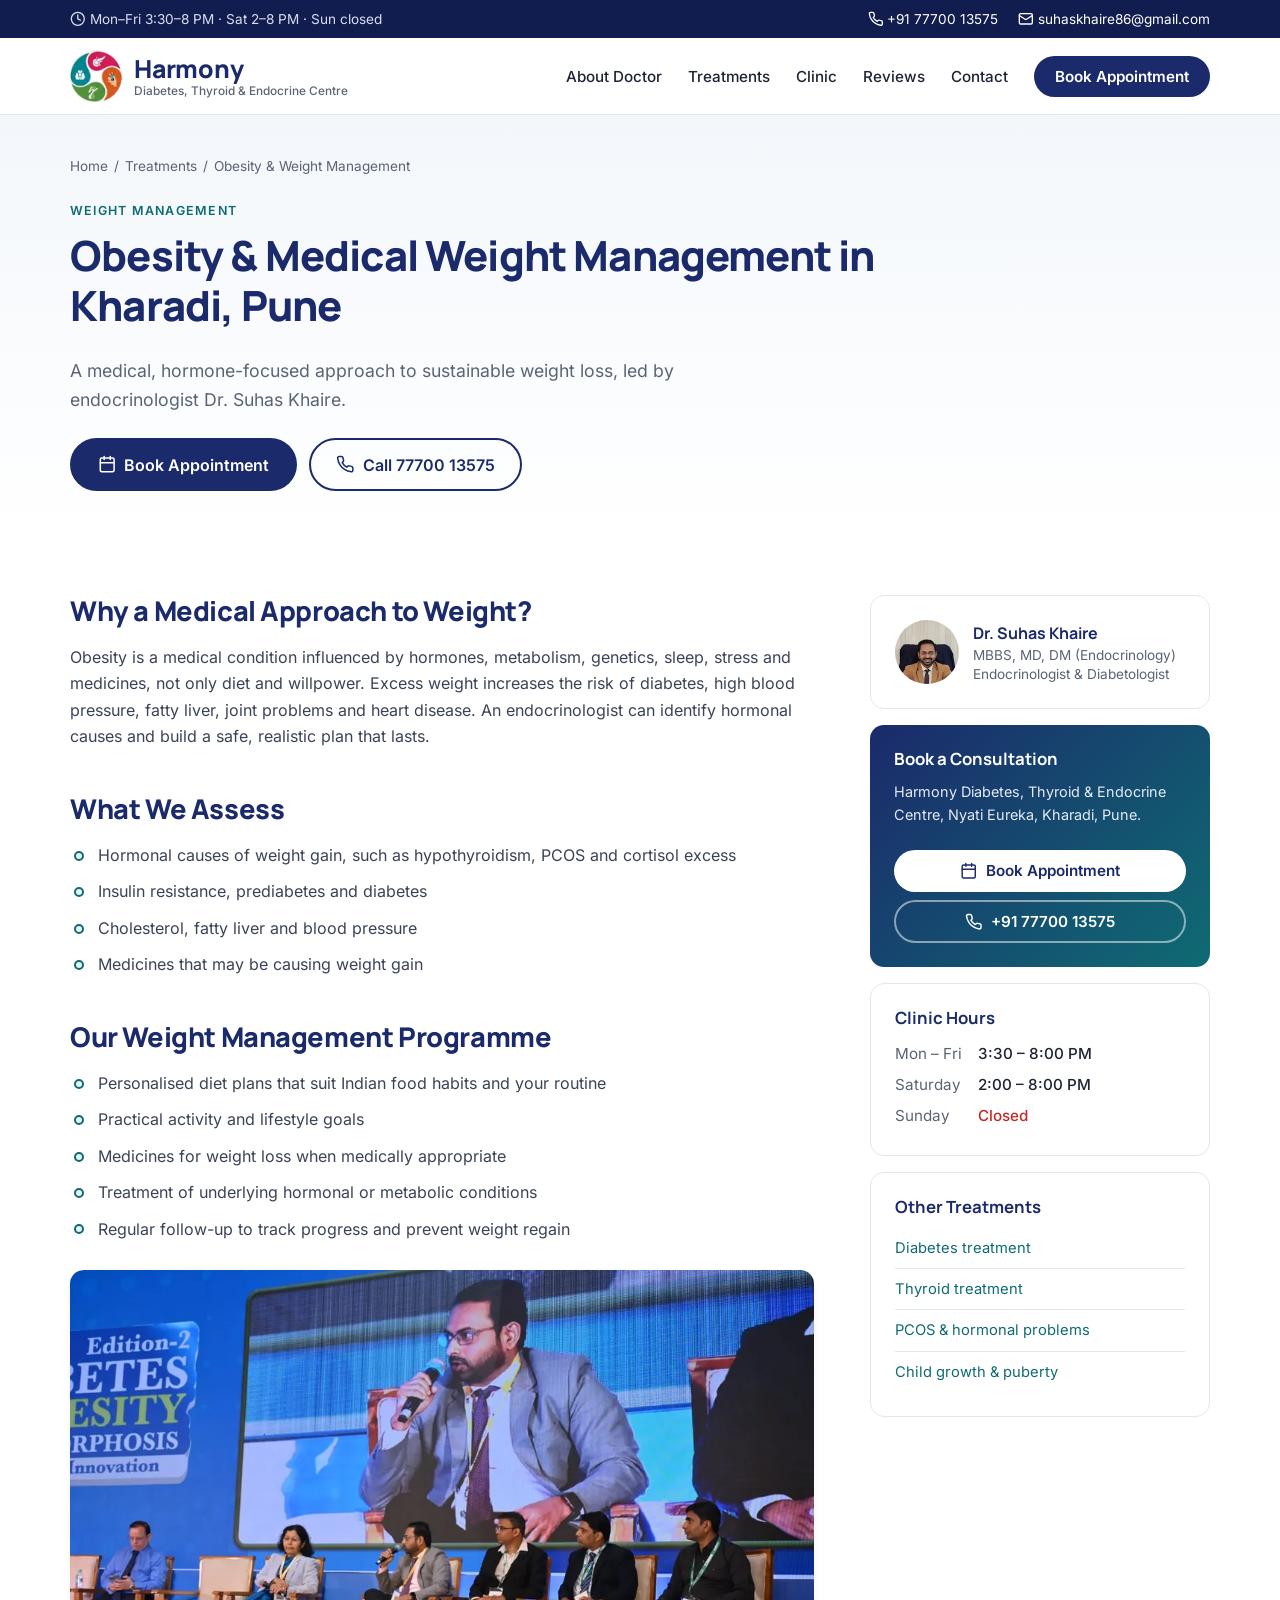
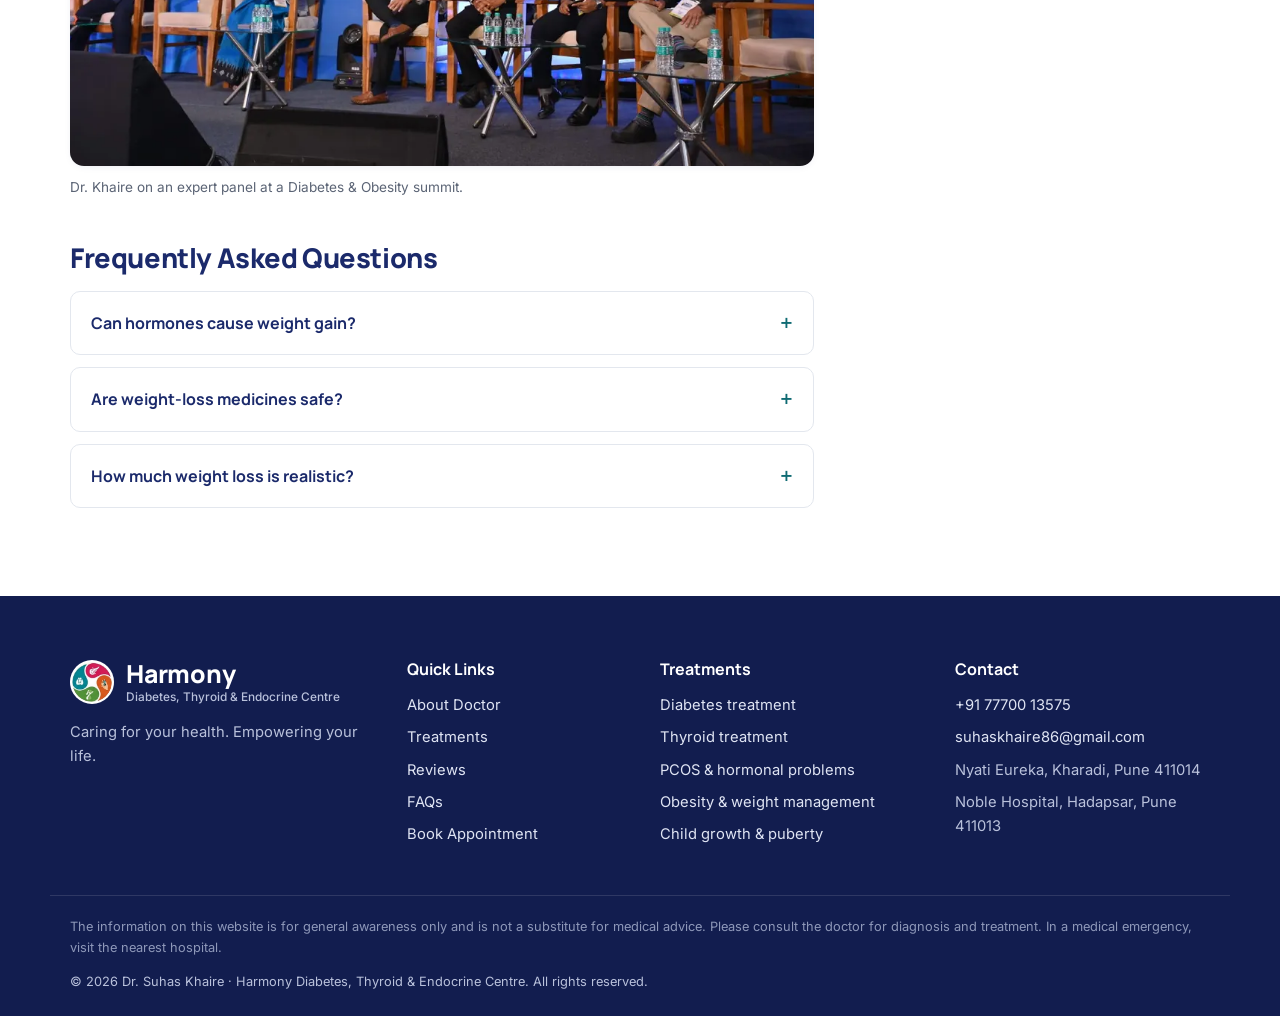
<file: obesity-weight-management-kharadi-pune.html>
<!doctype html>
<html lang="en">
<head>
  <meta charset="utf-8">
  <meta name="viewport" content="width=device-width, initial-scale=1">
  <title>Obesity &amp; Medical Weight Management in Kharadi, Pune – Dr. Suhas Khaire</title>
  <meta name="description" content="Medical weight loss and obesity treatment in Kharadi, Pune. Hormonal evaluation, insulin resistance, personalised diet plans and medicines where appropriate. Dr. Suhas Khaire, endocrinologist.">
  <meta name="robots" content="index, follow, max-image-preview:large">
  <meta name="theme-color" content="#1b2a6b">
  <link rel="canonical" href="https://drsuhaskhaire.com/obesity-weight-management-kharadi-pune.html">

  <meta property="og:type" content="article">
  <meta property="og:site_name" content="Harmony Diabetes, Thyroid &amp; Endocrine Centre">
  <meta property="og:locale" content="en_IN">
  <meta property="og:url" content="https://drsuhaskhaire.com/obesity-weight-management-kharadi-pune.html">
  <meta property="og:title" content="Obesity &amp; Medical Weight Management in Kharadi, Pune – Dr. Suhas Khaire">
  <meta property="og:description" content="Medical weight loss and obesity treatment in Kharadi, Pune. Hormonal evaluation, insulin resistance, personalised diet plans and medicines where appropriate. Dr. Suhas Khaire, endocrinologist.">
  <meta property="og:image" content="https://drsuhaskhaire.com/assets/images/og-image.jpg">
  <meta name="twitter:card" content="summary_large_image">

  <link rel="icon" type="image/png" href="assets/images/favicon.png">
  <link rel="apple-touch-icon" href="assets/images/apple-touch-icon.png">

  <link rel="preload" href="assets/fonts/inter-latin.woff2" as="font" type="font/woff2" crossorigin>
  <link rel="preload" href="assets/fonts/manrope-latin.woff2" as="font" type="font/woff2" crossorigin>
  <link rel="stylesheet" href="assets/css/style.css?v=9">

  <script type="application/ld+json">
{
  "@context": "https://schema.org",
  "@graph": [
    {
      "@type": "MedicalWebPage",
      "@id": "https://drsuhaskhaire.com/obesity-weight-management-kharadi-pune.html#webpage",
      "url": "https://drsuhaskhaire.com/obesity-weight-management-kharadi-pune.html",
      "name": "Obesity & Medical Weight Management in Kharadi, Pune – Dr. Suhas Khaire",
      "description": "Medical weight loss and obesity treatment in Kharadi, Pune. Hormonal evaluation, insulin resistance, personalised diet plans and medicines where appropriate. Dr. Suhas Khaire, endocrinologist.",
      "inLanguage": "en-IN",
      "isPartOf": {
        "@id": "https://drsuhaskhaire.com/#website"
      },
      "about": {
        "@type": "MedicalCondition",
        "name": "Obesity"
      },
      "reviewedBy": {
        "@id": "https://drsuhaskhaire.com/#doctor"
      },
      "author": {
        "@id": "https://drsuhaskhaire.com/#doctor"
      },
      "provider": {
        "@id": "https://drsuhaskhaire.com/#clinic"
      },
      "lastReviewed": "2026-11-16"
    },
    {
      "@type": "BreadcrumbList",
      "itemListElement": [
        {
          "@type": "ListItem",
          "position": 1,
          "name": "Home",
          "item": "https://drsuhaskhaire.com/"
        },
        {
          "@type": "ListItem",
          "position": 2,
          "name": "Treatments",
          "item": "https://drsuhaskhaire.com/#services"
        },
        {
          "@type": "ListItem",
          "position": 3,
          "name": "Obesity & Weight Management",
          "item": "https://drsuhaskhaire.com/obesity-weight-management-kharadi-pune.html"
        }
      ]
    },
    {
      "@type": "FAQPage",
      "mainEntity": [
        {
          "@type": "Question",
          "name": "Can hormones cause weight gain?",
          "acceptedAnswer": {
            "@type": "Answer",
            "text": "Yes. Conditions such as hypothyroidism, PCOS, insulin resistance and Cushing's syndrome can contribute to weight gain. Identifying and treating them makes weight loss easier."
          }
        },
        {
          "@type": "Question",
          "name": "Are weight-loss medicines safe?",
          "acceptedAnswer": {
            "@type": "Answer",
            "text": "Several medicines are approved for weight management and can be effective when used under medical supervision for suitable patients. The doctor will assess whether they are right for you and monitor you closely."
          }
        },
        {
          "@type": "Question",
          "name": "How much weight loss is realistic?",
          "acceptedAnswer": {
            "@type": "Answer",
            "text": "Even a 5–10% reduction in body weight can significantly improve blood sugar, blood pressure and cholesterol. Goals are set individually and progress is reviewed at each visit."
          }
        }
      ]
    }
  ]
}
  </script>
</head>
<body>

  <!-- Icon sprite -->
  <svg width="0" height="0" style="position:absolute" aria-hidden="true">
    <defs>
      <symbol id="i-phone" viewBox="0 0 24 24"><path d="M22 16.92v3a2 2 0 0 1-2.18 2 19.79 19.79 0 0 1-8.63-3.07 19.5 19.5 0 0 1-6-6 19.79 19.79 0 0 1-3.07-8.67A2 2 0 0 1 4.11 2h3a2 2 0 0 1 2 1.72c.127.96.361 1.903.7 2.81a2 2 0 0 1-.45 2.11L8.09 9.91a16 16 0 0 0 6 6l1.27-1.27a2 2 0 0 1 2.11-.45c.907.339 1.85.573 2.81.7A2 2 0 0 1 22 16.92z"/></symbol>
      <symbol id="i-clock" viewBox="0 0 24 24"><circle cx="12" cy="12" r="10"/><path d="M12 6v6l4 2"/></symbol>
      <symbol id="i-pin" viewBox="0 0 24 24"><path d="M20 10c0 6-8 12-8 12s-8-6-8-12a8 8 0 0 1 16 0Z"/><circle cx="12" cy="10" r="3"/></symbol>
      <symbol id="i-mail" viewBox="0 0 24 24"><rect width="20" height="16" x="2" y="4" rx="2"/><path d="m22 7-8.97 5.7a1.94 1.94 0 0 1-2.06 0L2 7"/></symbol>
      <symbol id="i-calendar" viewBox="0 0 24 24"><rect width="18" height="18" x="3" y="4" rx="2"/><path d="M16 2v4M8 2v4M3 10h18"/></symbol>
      <symbol id="i-check" viewBox="0 0 24 24"><path d="M20 6 9 17l-5-5"/></symbol>
      <symbol id="i-arrow" viewBox="0 0 24 24"><path d="M5 12h14M12 5l7 7-7 7"/></symbol>
      <symbol id="i-menu" viewBox="0 0 24 24"><path d="M4 6h16M4 12h16M4 18h16"/></symbol>
      <symbol id="i-x" viewBox="0 0 24 24"><path d="M18 6 6 18M6 6l12 12"/></symbol>
      <symbol id="i-chat" viewBox="0 0 24 24"><path d="M7.9 20A9 9 0 1 0 4 16.1L2 22Z"/></symbol>
      <symbol id="i-cap" viewBox="0 0 24 24"><path d="M22 10v6M2 10l10-5 10 5-10 5z"/><path d="M6 12v5c3 3 9 3 12 0v-5"/></symbol>
      <symbol id="i-award" viewBox="0 0 24 24"><circle cx="12" cy="8" r="6"/><path d="M15.48 12.89 17 22l-5-3-5 3 1.52-9.11"/></symbol>
      <symbol id="i-building" viewBox="0 0 24 24"><rect x="4" y="2" width="16" height="20" rx="2"/><path d="M9 22v-4h6v4M8 6h.01M12 6h.01M16 6h.01M8 10h.01M12 10h.01M16 10h.01M8 14h.01M12 14h.01M16 14h.01"/></symbol>
      <symbol id="i-tv" viewBox="0 0 24 24"><rect width="20" height="15" x="2" y="7" rx="2"/><path d="m17 2-5 5-5-5"/></symbol>
      <symbol id="i-drop" viewBox="0 0 24 24"><path d="M12 22a7 7 0 0 0 7-7c0-2-1-3.9-3-5.5s-3.5-4-4-6.5c-.5 2.5-2 4.9-4 6.5C6 11.1 5 13 5 15a7 7 0 0 0 7 7z"/></symbol>
      <symbol id="i-target" viewBox="0 0 24 24"><circle cx="12" cy="12" r="10"/><circle cx="12" cy="12" r="6"/><circle cx="12" cy="12" r="2"/></symbol>
      <symbol id="i-zap" viewBox="0 0 24 24"><path d="M13 2 3 14h9l-1 8 10-12h-9l1-8z"/></symbol>
      <symbol id="i-heart" viewBox="0 0 24 24"><path d="M19 14c1.49-1.46 3-3.21 3-5.5A5.5 5.5 0 0 0 16.5 3c-1.76 0-3 .5-4.5 2-1.5-1.5-2.74-2-4.5-2A5.5 5.5 0 0 0 2 8.5c0 2.3 1.5 4.05 3 5.5l7 7Z"/></symbol>
      <symbol id="i-users" viewBox="0 0 24 24"><path d="M16 21v-2a4 4 0 0 0-4-4H6a4 4 0 0 0-4 4v2"/><circle cx="9" cy="7" r="4"/><path d="M22 21v-2a4 4 0 0 0-3-3.87M16 3.13a4 4 0 0 1 0 7.75"/></symbol>
      <symbol id="i-gauge" viewBox="0 0 24 24"><path d="m12 14 4-4"/><path d="M3.34 19a10 10 0 1 1 17.32 0"/></symbol>
      <symbol id="i-shield" viewBox="0 0 24 24"><path d="M20 13c0 5-3.5 7.5-7.66 8.95a1 1 0 0 1-.67-.01C7.5 20.5 4 18 4 13V6a1 1 0 0 1 1-1c2 0 4.5-1.2 6.24-2.72a1.17 1.17 0 0 1 1.52 0C14.51 3.81 17 5 19 5a1 1 0 0 1 1 1z"/></symbol>
      <symbol id="i-ruler" viewBox="0 0 24 24"><path d="M21.3 15.3a2.4 2.4 0 0 1 0 3.4l-2.6 2.6a2.4 2.4 0 0 1-3.4 0L2.7 8.7a2.41 2.41 0 0 1 0-3.4l2.6-2.6a2.41 2.41 0 0 1 3.4 0Z"/><path d="m14.5 12.5 2-2M11.5 9.5l2-2M8.5 6.5l2-2M17.5 15.5l2-2"/></symbol>
      <symbol id="i-activity" viewBox="0 0 24 24"><path d="M22 12h-4l-3 9L9 3l-3 9H2"/></symbol>
      <symbol id="i-leaf" viewBox="0 0 24 24"><path d="M11 20A7 7 0 0 1 9.8 6.1C15.5 5 17 4.48 19 2c1 2 2 4.18 2 8 0 5.5-4.78 10-10 10Z"/><path d="M2 21c0-3 1.85-5.36 5.08-6C9.5 14.52 12 13 13 12"/></symbol>
      <symbol id="i-message" viewBox="0 0 24 24"><path d="M21 15a2 2 0 0 1-2 2H7l-4 4V5a2 2 0 0 1 2-2h14a2 2 0 0 1 2 2z"/></symbol>
      <symbol id="i-clipboard" viewBox="0 0 24 24"><rect width="8" height="4" x="8" y="2" rx="1"/><path d="M16 4h2a2 2 0 0 1 2 2v14a2 2 0 0 1-2 2H6a2 2 0 0 1-2-2V6a2 2 0 0 1 2-2h2M9 12h6M9 16h4"/></symbol>
      <symbol id="i-flask" viewBox="0 0 24 24"><path d="M10 2v7.31M14 9.3V2M8.5 2h7M14 9.3a6.5 6.5 0 1 1-4 0M5.52 16h12.96"/></symbol>
      <symbol id="i-star" viewBox="0 0 24 24"><path d="M12 2l3.09 6.26L22 9.27l-5 4.87 1.18 6.88L12 17.77l-6.18 3.25L7 14.14 2 9.27l6.91-1.01L12 2z"/></symbol>
    </defs>
  </svg>

  <a class="skip-link" href="#main">Skip to content</a>

  <!-- Top bar -->
  <div class="topbar">
    <div class="container topbar__inner">
      <span><svg class="ico"><use href="#i-clock"/></svg> Mon–Fri 3:30–8 PM · Sat 2–8 PM · Sun closed</span>
      <span class="topbar__right">
        <a href="tel:+917770013575"><svg class="ico"><use href="#i-phone"/></svg> +91 77700 13575</a>
        <a href="mailto:suhaskhaire86@gmail.com" class="hide-sm"><svg class="ico"><use href="#i-mail"/></svg> suhaskhaire86@gmail.com</a>
      </span>
    </div>
  </div>

  <!-- Header -->
  <header class="header" id="top">
    <div class="container header__inner">
      <a href="index.html" class="brand" aria-label="Harmony Diabetes, Thyroid &amp; Endocrine Centre – home">
        <img src="assets/images/logo-mark.webp" alt="" width="52" height="52">
        <span class="brand__text">
          <span class="brand__name">Harmony</span>
          <span class="brand__sub">Diabetes, Thyroid &amp; Endocrine Centre</span>
        </span>
      </a>

      <nav class="nav" id="nav" aria-label="Main">
        <a href="index.html#about">About Doctor</a>
        <a href="index.html#services">Treatments</a>
        <a href="index.html#clinic">Clinic</a>
        <a href="index.html#reviews">Reviews</a>
        <a href="index.html#contact">Contact</a>
        <a href="index.html#appointment" class="btn btn--primary nav__cta">Book Appointment</a>
      </nav>

      <button class="nav-toggle" id="navToggle" aria-label="Open menu" aria-expanded="false" aria-controls="nav">
        <svg class="ico ico--lg"><use href="#i-menu"/></svg>
      </button>
    </div>
  </header>

  <main id="main">

    <section class="page-hero">
      <div class="container">
        <nav class="breadcrumb" aria-label="Breadcrumb">
          <a href="index.html">Home</a><span>/</span><a href="index.html#services">Treatments</a><span>/</span>Obesity &amp; Weight Management
        </nav>
        <p class="eyebrow">Weight Management</p>
        <h1>Obesity &amp; Medical Weight Management in Kharadi, Pune</h1>
        <p class="lead">A medical, hormone-focused approach to sustainable weight loss, led by endocrinologist Dr. Suhas Khaire.</p>
        <div class="page-hero__actions">
          <a href="index.html#appointment" class="btn btn--primary btn--lg"><svg class="ico"><use href="#i-calendar"/></svg> Book Appointment</a>
          <a href="tel:+917770013575" class="btn btn--ghost btn--lg"><svg class="ico"><use href="#i-phone"/></svg> Call 77700 13575</a>
        </div>
      </div>
    </section>

    <section class="section" style="padding-top:56px">
      <div class="container article-grid">
        <article class="article">
<h2>Why a Medical Approach to Weight?</h2>
<p>Obesity is a medical condition influenced by hormones, metabolism, genetics, sleep, stress and medicines, not only diet and willpower. Excess weight increases the risk of diabetes, high blood pressure, fatty liver, joint problems and heart disease. An endocrinologist can identify hormonal causes and build a safe, realistic plan that lasts.</p>

<h2>What We Assess</h2>
<ul>
  <li>Hormonal causes of weight gain, such as hypothyroidism, PCOS and cortisol excess</li>
  <li>Insulin resistance, prediabetes and diabetes</li>
  <li>Cholesterol, fatty liver and blood pressure</li>
  <li>Medicines that may be causing weight gain</li>
</ul>

<h2>Our Weight Management Programme</h2>
<ul>
  <li>Personalised diet plans that suit Indian food habits and your routine</li>
  <li>Practical activity and lifestyle goals</li>
  <li>Medicines for weight loss when medically appropriate</li>
  <li>Treatment of underlying hormonal or metabolic conditions</li>
  <li>Regular follow-up to track progress and prevent weight regain</li>
</ul>

<figure class="article-figure">
  <img src="assets/images/talk-panel-summit.webp" srcset="assets/images/talk-panel-summit-640.webp 640w, assets/images/talk-panel-summit.webp 1000w" sizes="(max-width: 960px) 100vw, 700px" alt="Dr. Suhas Khaire on a panel at a diabetes and obesity summit" loading="lazy" decoding="async" width="1000" height="665">
  <figcaption>Dr. Khaire on an expert panel at a Diabetes &amp; Obesity summit.</figcaption>
</figure>
          <h2>Frequently Asked Questions</h2>
          <div class="faq">
            <details class="faq__item">
              <summary>Can hormones cause weight gain?</summary>
              <p>Yes. Conditions such as hypothyroidism, PCOS, insulin resistance and Cushing's syndrome can contribute to weight gain. Identifying and treating them makes weight loss easier.</p>
            </details>
            <details class="faq__item">
              <summary>Are weight-loss medicines safe?</summary>
              <p>Several medicines are approved for weight management and can be effective when used under medical supervision for suitable patients. The doctor will assess whether they are right for you and monitor you closely.</p>
            </details>
            <details class="faq__item">
              <summary>How much weight loss is realistic?</summary>
              <p>Even a 5–10% reduction in body weight can significantly improve blood sugar, blood pressure and cholesterol. Goals are set individually and progress is reviewed at each visit.</p>
            </details>
          </div>
        </article>

        <aside class="sidebar">
          <div class="side-card side-card--doctor">
            <img src="assets/images/dr-suhas-khaire-thumb.webp" alt="Dr. Suhas Khaire, endocrinologist in Kharadi, Pune" width="64" height="64" loading="lazy" decoding="async">
            <div>
              <strong>Dr. Suhas Khaire</strong>
              <span>MBBS, MD, DM (Endocrinology)<br>Endocrinologist &amp; Diabetologist</span>
            </div>
          </div>
          <div class="side-card side-card--cta">
            <h3>Book a Consultation</h3>
            <p>Harmony Diabetes, Thyroid &amp; Endocrine Centre, Nyati Eureka, Kharadi, Pune.</p>
            <a href="index.html#appointment" class="btn btn--light"><svg class="ico"><use href="#i-calendar"/></svg> Book Appointment</a>
            <a href="tel:+917770013575" class="btn btn--ghost" style="border-color:rgba(255,255,255,.5);color:#fff"><svg class="ico"><use href="#i-phone"/></svg> +91 77700 13575</a>
          </div>
          <div class="side-card">
            <h3>Clinic Hours</h3>
            <table class="hours">
              <tr><td>Mon – Fri</td><td>3:30 – 8:00 PM</td></tr>
              <tr><td>Saturday</td><td>2:00 – 8:00 PM</td></tr>
              <tr><td>Sunday</td><td class="closed">Closed</td></tr>
            </table>
          </div>
          <div class="side-card">
            <h3>Other Treatments</h3>
            <ul>
              <li><a href="diabetes-specialist-kharadi-pune.html">Diabetes treatment</a></li>
              <li><a href="thyroid-specialist-kharadi-pune.html">Thyroid treatment</a></li>
              <li><a href="pcos-hormone-specialist-kharadi-pune.html">PCOS &amp; hormonal problems</a></li>
              <li><a href="child-growth-puberty-specialist-pune.html">Child growth &amp; puberty</a></li>
            </ul>
          </div>
        </aside>
      </div>
    </section>

  </main>

  <!-- Footer -->
  <footer class="footer">
    <div class="container footer__grid">
      <div>
        <div class="brand brand--footer">
          <img src="assets/images/logo-mark.webp" alt="" width="44" height="44">
          <span class="brand__text">
            <span class="brand__name">Harmony</span>
            <span class="brand__sub">Diabetes, Thyroid &amp; Endocrine Centre</span>
          </span>
        </div>
        <p class="footer__tag">Caring for your health. Empowering your life.</p>
      </div>
      <div>
        <h4>Quick Links</h4>
        <ul>
          <li><a href="index.html#about">About Doctor</a></li>
          <li><a href="index.html#services">Treatments</a></li>
          <li><a href="index.html#reviews">Reviews</a></li>
          <li><a href="index.html#faq">FAQs</a></li>
          <li><a href="index.html#appointment">Book Appointment</a></li>
        </ul>
      </div>
      <div>
        <h4>Treatments</h4>
        <ul>
          <li><a href="diabetes-specialist-kharadi-pune.html">Diabetes treatment</a></li>
          <li><a href="thyroid-specialist-kharadi-pune.html">Thyroid treatment</a></li>
          <li><a href="pcos-hormone-specialist-kharadi-pune.html">PCOS &amp; hormonal problems</a></li>
          <li><a href="obesity-weight-management-kharadi-pune.html">Obesity &amp; weight management</a></li>
          <li><a href="child-growth-puberty-specialist-pune.html">Child growth &amp; puberty</a></li>
        </ul>
      </div>
      <div>
        <h4>Contact</h4>
        <ul>
          <li><a href="tel:+917770013575">+91 77700 13575</a></li>
          <li><a href="mailto:suhaskhaire86@gmail.com">suhaskhaire86@gmail.com</a></li>
          <li>Nyati Eureka, Kharadi, Pune 411014</li>
          <li>Noble Hospital, Hadapsar, Pune 411013</li>
        </ul>
      </div>
    </div>
    <div class="container footer__bottom">
      <p class="footer__disclaimer">The information on this website is for general awareness only and is not a substitute for medical advice. Please consult the doctor for diagnosis and treatment. In a medical emergency, visit the nearest hospital.</p>
      <p>© <span id="year">2026</span> Dr. Suhas Khaire · Harmony Diabetes, Thyroid &amp; Endocrine Centre. All rights reserved.</p>
    </div>
  </footer>

  <!-- Mobile action bar -->
  <div class="mobile-bar">
    <a href="tel:+917770013575" class="mobile-bar__call"><svg class="ico"><use href="#i-phone"/></svg> Call</a>
    <a href="index.html#appointment" class="mobile-bar__book"><svg class="ico"><use href="#i-calendar"/></svg> Book Appointment</a>
  </div>

  <script src="assets/js/main.js?v=8" defer></script>
</body>
</html>
</file>
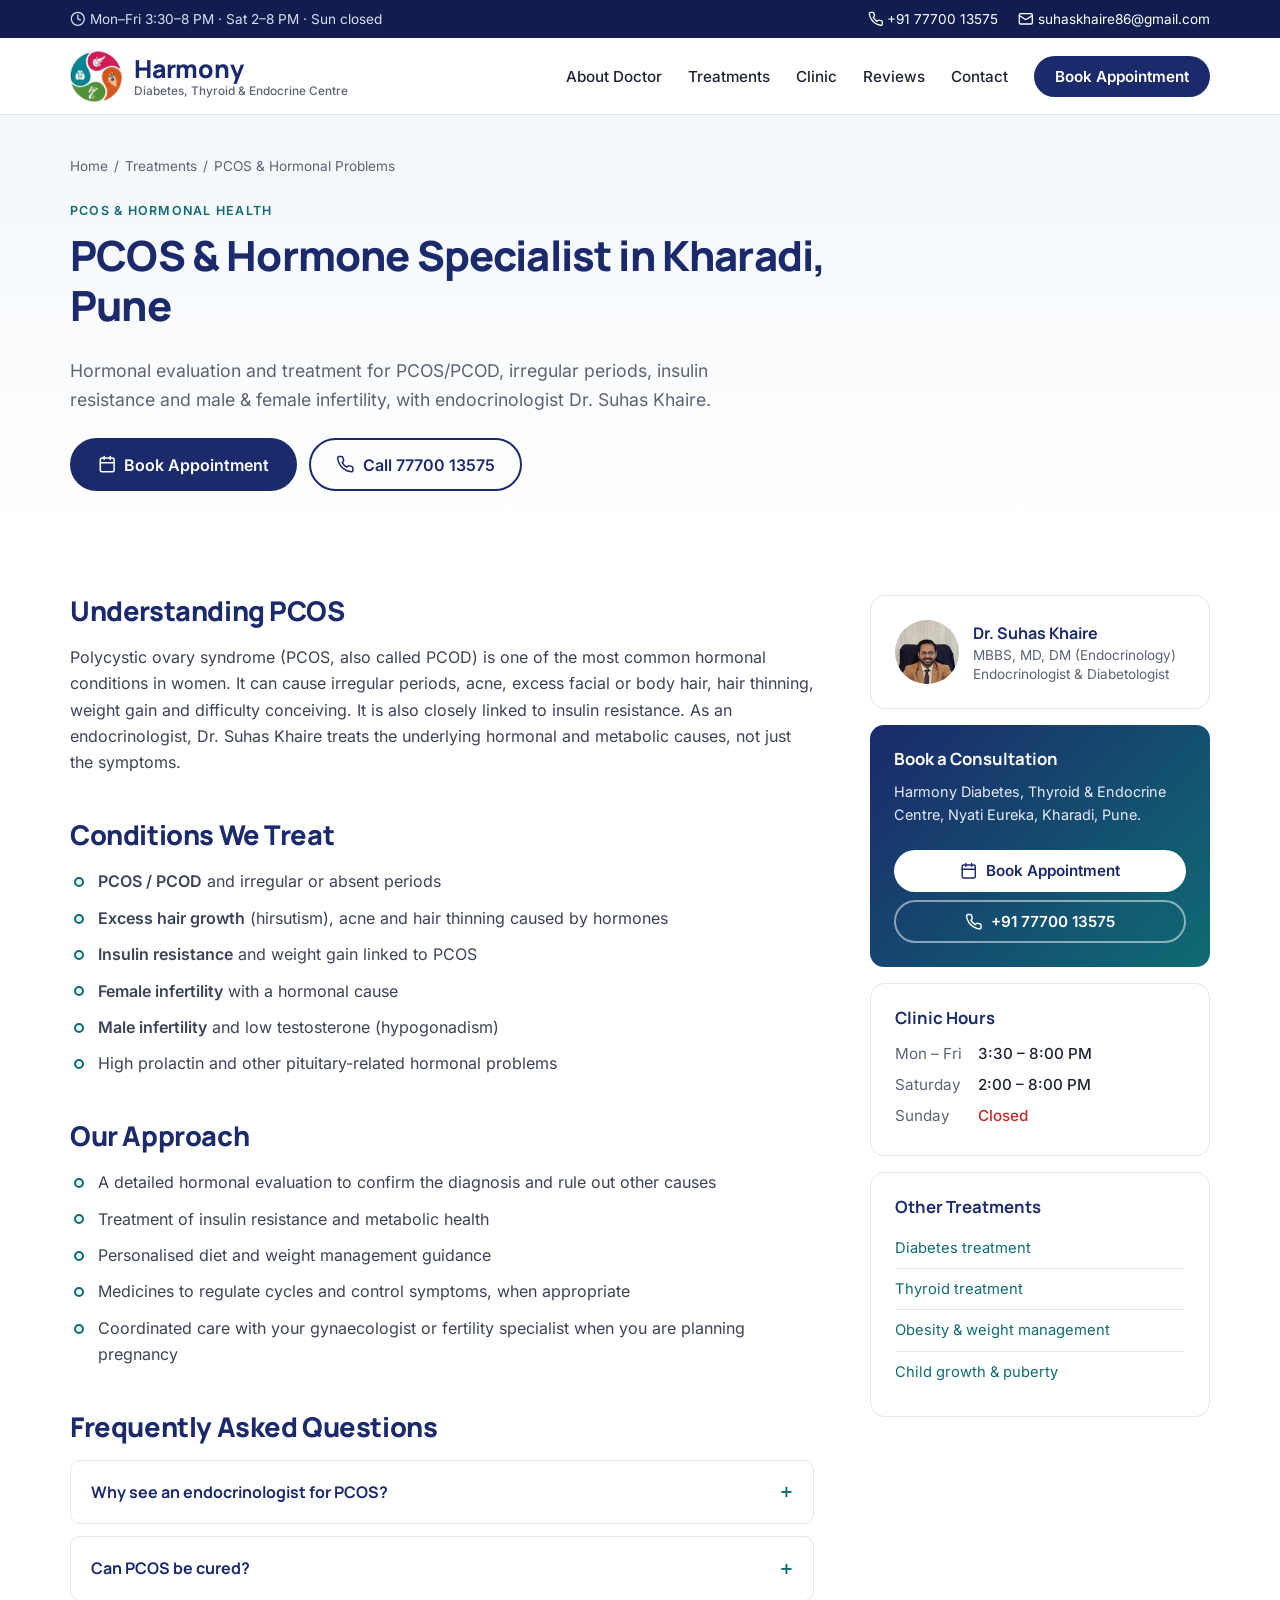
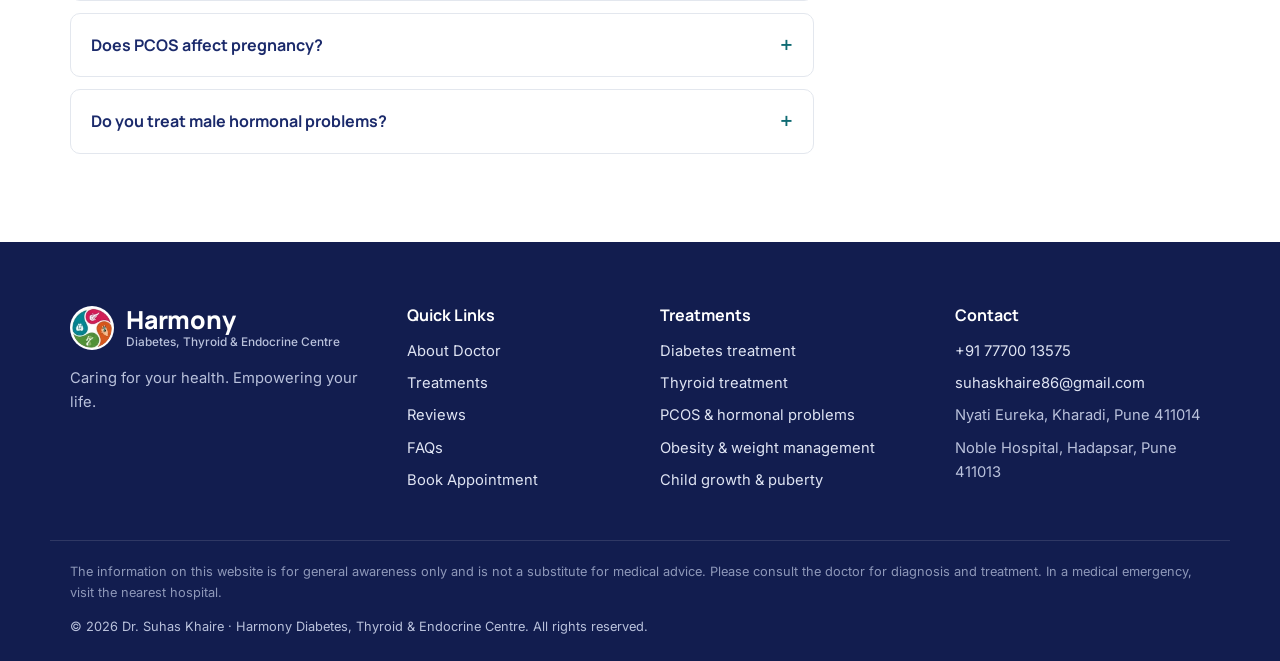
<file: pcos-hormone-specialist-kharadi-pune.html>
<!doctype html>
<html lang="en">
<head>
  <meta charset="utf-8">
  <meta name="viewport" content="width=device-width, initial-scale=1">
  <title>PCOS &amp; Hormone Specialist in Kharadi, Pune – Dr. Suhas Khaire</title>
  <meta name="description" content="Hormonal treatment for PCOS/PCOD, irregular periods, excess hair growth, insulin resistance and male &amp; female infertility in Kharadi, Pune. Endocrinologist Dr. Suhas Khaire. Call +91 77700 13575.">
  <meta name="robots" content="index, follow, max-image-preview:large">
  <meta name="theme-color" content="#1b2a6b">
  <link rel="canonical" href="https://drsuhaskhaire.com/pcos-hormone-specialist-kharadi-pune.html">

  <meta property="og:type" content="article">
  <meta property="og:site_name" content="Harmony Diabetes, Thyroid &amp; Endocrine Centre">
  <meta property="og:locale" content="en_IN">
  <meta property="og:url" content="https://drsuhaskhaire.com/pcos-hormone-specialist-kharadi-pune.html">
  <meta property="og:title" content="PCOS &amp; Hormone Specialist in Kharadi, Pune – Dr. Suhas Khaire">
  <meta property="og:description" content="Hormonal treatment for PCOS/PCOD, irregular periods, excess hair growth, insulin resistance and male &amp; female infertility in Kharadi, Pune. Endocrinologist Dr. Suhas Khaire. Call +91 77700 13575.">
  <meta property="og:image" content="https://drsuhaskhaire.com/assets/images/og-image.jpg">
  <meta name="twitter:card" content="summary_large_image">

  <link rel="icon" type="image/png" href="assets/images/favicon.png">
  <link rel="apple-touch-icon" href="assets/images/apple-touch-icon.png">

  <link rel="preload" href="assets/fonts/inter-latin.woff2" as="font" type="font/woff2" crossorigin>
  <link rel="preload" href="assets/fonts/manrope-latin.woff2" as="font" type="font/woff2" crossorigin>
  <link rel="stylesheet" href="assets/css/style.css?v=9">

  <script type="application/ld+json">
{
  "@context": "https://schema.org",
  "@graph": [
    {
      "@type": "MedicalWebPage",
      "@id": "https://drsuhaskhaire.com/pcos-hormone-specialist-kharadi-pune.html#webpage",
      "url": "https://drsuhaskhaire.com/pcos-hormone-specialist-kharadi-pune.html",
      "name": "PCOS & Hormone Specialist in Kharadi, Pune – Dr. Suhas Khaire",
      "description": "Hormonal treatment for PCOS/PCOD, irregular periods, excess hair growth, insulin resistance and male & female infertility in Kharadi, Pune. Endocrinologist Dr. Suhas Khaire. Call +91 77700 13575.",
      "inLanguage": "en-IN",
      "isPartOf": {
        "@id": "https://drsuhaskhaire.com/#website"
      },
      "about": {
        "@type": "MedicalCondition",
        "name": "Polycystic ovary syndrome"
      },
      "reviewedBy": {
        "@id": "https://drsuhaskhaire.com/#doctor"
      },
      "author": {
        "@id": "https://drsuhaskhaire.com/#doctor"
      },
      "provider": {
        "@id": "https://drsuhaskhaire.com/#clinic"
      },
      "lastReviewed": "2026-11-16"
    },
    {
      "@type": "BreadcrumbList",
      "itemListElement": [
        {
          "@type": "ListItem",
          "position": 1,
          "name": "Home",
          "item": "https://drsuhaskhaire.com/"
        },
        {
          "@type": "ListItem",
          "position": 2,
          "name": "Treatments",
          "item": "https://drsuhaskhaire.com/#services"
        },
        {
          "@type": "ListItem",
          "position": 3,
          "name": "PCOS & Hormonal Problems",
          "item": "https://drsuhaskhaire.com/pcos-hormone-specialist-kharadi-pune.html"
        }
      ]
    },
    {
      "@type": "FAQPage",
      "mainEntity": [
        {
          "@type": "Question",
          "name": "Why see an endocrinologist for PCOS?",
          "acceptedAnswer": {
            "@type": "Answer",
            "text": "PCOS is a hormonal and metabolic condition. An endocrinologist can assess insulin resistance, thyroid function, prolactin and other hormones that affect PCOS, and treat the metabolic risks, such as diabetes, that come with it."
          }
        },
        {
          "@type": "Question",
          "name": "Can PCOS be cured?",
          "acceptedAnswer": {
            "@type": "Answer",
            "text": "PCOS cannot be permanently cured, but its symptoms can be well controlled. Lifestyle changes, weight management and the right medicines can regulate periods, improve skin and hair symptoms and support fertility."
          }
        },
        {
          "@type": "Question",
          "name": "Does PCOS affect pregnancy?",
          "acceptedAnswer": {
            "@type": "Answer",
            "text": "PCOS can make it harder to conceive because ovulation may be irregular. Many women with PCOS conceive with treatment. Managing weight, insulin resistance and cycles beforehand helps."
          }
        },
        {
          "@type": "Question",
          "name": "Do you treat male hormonal problems?",
          "acceptedAnswer": {
            "@type": "Answer",
            "text": "Yes. Dr. Khaire evaluates and treats low testosterone and hormonal causes of male infertility."
          }
        }
      ]
    }
  ]
}
  </script>
</head>
<body>

  <!-- Icon sprite -->
  <svg width="0" height="0" style="position:absolute" aria-hidden="true">
    <defs>
      <symbol id="i-phone" viewBox="0 0 24 24"><path d="M22 16.92v3a2 2 0 0 1-2.18 2 19.79 19.79 0 0 1-8.63-3.07 19.5 19.5 0 0 1-6-6 19.79 19.79 0 0 1-3.07-8.67A2 2 0 0 1 4.11 2h3a2 2 0 0 1 2 1.72c.127.96.361 1.903.7 2.81a2 2 0 0 1-.45 2.11L8.09 9.91a16 16 0 0 0 6 6l1.27-1.27a2 2 0 0 1 2.11-.45c.907.339 1.85.573 2.81.7A2 2 0 0 1 22 16.92z"/></symbol>
      <symbol id="i-clock" viewBox="0 0 24 24"><circle cx="12" cy="12" r="10"/><path d="M12 6v6l4 2"/></symbol>
      <symbol id="i-pin" viewBox="0 0 24 24"><path d="M20 10c0 6-8 12-8 12s-8-6-8-12a8 8 0 0 1 16 0Z"/><circle cx="12" cy="10" r="3"/></symbol>
      <symbol id="i-mail" viewBox="0 0 24 24"><rect width="20" height="16" x="2" y="4" rx="2"/><path d="m22 7-8.97 5.7a1.94 1.94 0 0 1-2.06 0L2 7"/></symbol>
      <symbol id="i-calendar" viewBox="0 0 24 24"><rect width="18" height="18" x="3" y="4" rx="2"/><path d="M16 2v4M8 2v4M3 10h18"/></symbol>
      <symbol id="i-check" viewBox="0 0 24 24"><path d="M20 6 9 17l-5-5"/></symbol>
      <symbol id="i-arrow" viewBox="0 0 24 24"><path d="M5 12h14M12 5l7 7-7 7"/></symbol>
      <symbol id="i-menu" viewBox="0 0 24 24"><path d="M4 6h16M4 12h16M4 18h16"/></symbol>
      <symbol id="i-x" viewBox="0 0 24 24"><path d="M18 6 6 18M6 6l12 12"/></symbol>
      <symbol id="i-chat" viewBox="0 0 24 24"><path d="M7.9 20A9 9 0 1 0 4 16.1L2 22Z"/></symbol>
      <symbol id="i-cap" viewBox="0 0 24 24"><path d="M22 10v6M2 10l10-5 10 5-10 5z"/><path d="M6 12v5c3 3 9 3 12 0v-5"/></symbol>
      <symbol id="i-award" viewBox="0 0 24 24"><circle cx="12" cy="8" r="6"/><path d="M15.48 12.89 17 22l-5-3-5 3 1.52-9.11"/></symbol>
      <symbol id="i-building" viewBox="0 0 24 24"><rect x="4" y="2" width="16" height="20" rx="2"/><path d="M9 22v-4h6v4M8 6h.01M12 6h.01M16 6h.01M8 10h.01M12 10h.01M16 10h.01M8 14h.01M12 14h.01M16 14h.01"/></symbol>
      <symbol id="i-tv" viewBox="0 0 24 24"><rect width="20" height="15" x="2" y="7" rx="2"/><path d="m17 2-5 5-5-5"/></symbol>
      <symbol id="i-drop" viewBox="0 0 24 24"><path d="M12 22a7 7 0 0 0 7-7c0-2-1-3.9-3-5.5s-3.5-4-4-6.5c-.5 2.5-2 4.9-4 6.5C6 11.1 5 13 5 15a7 7 0 0 0 7 7z"/></symbol>
      <symbol id="i-target" viewBox="0 0 24 24"><circle cx="12" cy="12" r="10"/><circle cx="12" cy="12" r="6"/><circle cx="12" cy="12" r="2"/></symbol>
      <symbol id="i-zap" viewBox="0 0 24 24"><path d="M13 2 3 14h9l-1 8 10-12h-9l1-8z"/></symbol>
      <symbol id="i-heart" viewBox="0 0 24 24"><path d="M19 14c1.49-1.46 3-3.21 3-5.5A5.5 5.5 0 0 0 16.5 3c-1.76 0-3 .5-4.5 2-1.5-1.5-2.74-2-4.5-2A5.5 5.5 0 0 0 2 8.5c0 2.3 1.5 4.05 3 5.5l7 7Z"/></symbol>
      <symbol id="i-users" viewBox="0 0 24 24"><path d="M16 21v-2a4 4 0 0 0-4-4H6a4 4 0 0 0-4 4v2"/><circle cx="9" cy="7" r="4"/><path d="M22 21v-2a4 4 0 0 0-3-3.87M16 3.13a4 4 0 0 1 0 7.75"/></symbol>
      <symbol id="i-gauge" viewBox="0 0 24 24"><path d="m12 14 4-4"/><path d="M3.34 19a10 10 0 1 1 17.32 0"/></symbol>
      <symbol id="i-shield" viewBox="0 0 24 24"><path d="M20 13c0 5-3.5 7.5-7.66 8.95a1 1 0 0 1-.67-.01C7.5 20.5 4 18 4 13V6a1 1 0 0 1 1-1c2 0 4.5-1.2 6.24-2.72a1.17 1.17 0 0 1 1.52 0C14.51 3.81 17 5 19 5a1 1 0 0 1 1 1z"/></symbol>
      <symbol id="i-ruler" viewBox="0 0 24 24"><path d="M21.3 15.3a2.4 2.4 0 0 1 0 3.4l-2.6 2.6a2.4 2.4 0 0 1-3.4 0L2.7 8.7a2.41 2.41 0 0 1 0-3.4l2.6-2.6a2.41 2.41 0 0 1 3.4 0Z"/><path d="m14.5 12.5 2-2M11.5 9.5l2-2M8.5 6.5l2-2M17.5 15.5l2-2"/></symbol>
      <symbol id="i-activity" viewBox="0 0 24 24"><path d="M22 12h-4l-3 9L9 3l-3 9H2"/></symbol>
      <symbol id="i-leaf" viewBox="0 0 24 24"><path d="M11 20A7 7 0 0 1 9.8 6.1C15.5 5 17 4.48 19 2c1 2 2 4.18 2 8 0 5.5-4.78 10-10 10Z"/><path d="M2 21c0-3 1.85-5.36 5.08-6C9.5 14.52 12 13 13 12"/></symbol>
      <symbol id="i-message" viewBox="0 0 24 24"><path d="M21 15a2 2 0 0 1-2 2H7l-4 4V5a2 2 0 0 1 2-2h14a2 2 0 0 1 2 2z"/></symbol>
      <symbol id="i-clipboard" viewBox="0 0 24 24"><rect width="8" height="4" x="8" y="2" rx="1"/><path d="M16 4h2a2 2 0 0 1 2 2v14a2 2 0 0 1-2 2H6a2 2 0 0 1-2-2V6a2 2 0 0 1 2-2h2M9 12h6M9 16h4"/></symbol>
      <symbol id="i-flask" viewBox="0 0 24 24"><path d="M10 2v7.31M14 9.3V2M8.5 2h7M14 9.3a6.5 6.5 0 1 1-4 0M5.52 16h12.96"/></symbol>
      <symbol id="i-star" viewBox="0 0 24 24"><path d="M12 2l3.09 6.26L22 9.27l-5 4.87 1.18 6.88L12 17.77l-6.18 3.25L7 14.14 2 9.27l6.91-1.01L12 2z"/></symbol>
    </defs>
  </svg>

  <a class="skip-link" href="#main">Skip to content</a>

  <!-- Top bar -->
  <div class="topbar">
    <div class="container topbar__inner">
      <span><svg class="ico"><use href="#i-clock"/></svg> Mon–Fri 3:30–8 PM · Sat 2–8 PM · Sun closed</span>
      <span class="topbar__right">
        <a href="tel:+917770013575"><svg class="ico"><use href="#i-phone"/></svg> +91 77700 13575</a>
        <a href="mailto:suhaskhaire86@gmail.com" class="hide-sm"><svg class="ico"><use href="#i-mail"/></svg> suhaskhaire86@gmail.com</a>
      </span>
    </div>
  </div>

  <!-- Header -->
  <header class="header" id="top">
    <div class="container header__inner">
      <a href="index.html" class="brand" aria-label="Harmony Diabetes, Thyroid &amp; Endocrine Centre – home">
        <img src="assets/images/logo-mark.webp" alt="" width="52" height="52">
        <span class="brand__text">
          <span class="brand__name">Harmony</span>
          <span class="brand__sub">Diabetes, Thyroid &amp; Endocrine Centre</span>
        </span>
      </a>

      <nav class="nav" id="nav" aria-label="Main">
        <a href="index.html#about">About Doctor</a>
        <a href="index.html#services">Treatments</a>
        <a href="index.html#clinic">Clinic</a>
        <a href="index.html#reviews">Reviews</a>
        <a href="index.html#contact">Contact</a>
        <a href="index.html#appointment" class="btn btn--primary nav__cta">Book Appointment</a>
      </nav>

      <button class="nav-toggle" id="navToggle" aria-label="Open menu" aria-expanded="false" aria-controls="nav">
        <svg class="ico ico--lg"><use href="#i-menu"/></svg>
      </button>
    </div>
  </header>

  <main id="main">

    <section class="page-hero">
      <div class="container">
        <nav class="breadcrumb" aria-label="Breadcrumb">
          <a href="index.html">Home</a><span>/</span><a href="index.html#services">Treatments</a><span>/</span>PCOS &amp; Hormonal Problems
        </nav>
        <p class="eyebrow">PCOS &amp; Hormonal Health</p>
        <h1>PCOS &amp; Hormone Specialist in Kharadi, Pune</h1>
        <p class="lead">Hormonal evaluation and treatment for PCOS/PCOD, irregular periods, insulin resistance and male &amp; female infertility, with endocrinologist Dr. Suhas Khaire.</p>
        <div class="page-hero__actions">
          <a href="index.html#appointment" class="btn btn--primary btn--lg"><svg class="ico"><use href="#i-calendar"/></svg> Book Appointment</a>
          <a href="tel:+917770013575" class="btn btn--ghost btn--lg"><svg class="ico"><use href="#i-phone"/></svg> Call 77700 13575</a>
        </div>
      </div>
    </section>

    <section class="section" style="padding-top:56px">
      <div class="container article-grid">
        <article class="article">
<h2>Understanding PCOS</h2>
<p>Polycystic ovary syndrome (PCOS, also called PCOD) is one of the most common hormonal conditions in women. It can cause irregular periods, acne, excess facial or body hair, hair thinning, weight gain and difficulty conceiving. It is also closely linked to insulin resistance. As an endocrinologist, Dr. Suhas Khaire treats the underlying hormonal and metabolic causes, not just the symptoms.</p>

<h2>Conditions We Treat</h2>
<ul>
  <li><strong>PCOS / PCOD</strong> and irregular or absent periods</li>
  <li><strong>Excess hair growth</strong> (hirsutism), acne and hair thinning caused by hormones</li>
  <li><strong>Insulin resistance</strong> and weight gain linked to PCOS</li>
  <li><strong>Female infertility</strong> with a hormonal cause</li>
  <li><strong>Male infertility</strong> and low testosterone (hypogonadism)</li>
  <li>High prolactin and other pituitary-related hormonal problems</li>
</ul>

<h2>Our Approach</h2>
<ul>
  <li>A detailed hormonal evaluation to confirm the diagnosis and rule out other causes</li>
  <li>Treatment of insulin resistance and metabolic health</li>
  <li>Personalised diet and weight management guidance</li>
  <li>Medicines to regulate cycles and control symptoms, when appropriate</li>
  <li>Coordinated care with your gynaecologist or fertility specialist when you are planning pregnancy</li>
</ul>
          <h2>Frequently Asked Questions</h2>
          <div class="faq">
            <details class="faq__item">
              <summary>Why see an endocrinologist for PCOS?</summary>
              <p>PCOS is a hormonal and metabolic condition. An endocrinologist can assess insulin resistance, thyroid function, prolactin and other hormones that affect PCOS, and treat the metabolic risks, such as diabetes, that come with it.</p>
            </details>
            <details class="faq__item">
              <summary>Can PCOS be cured?</summary>
              <p>PCOS cannot be permanently cured, but its symptoms can be well controlled. Lifestyle changes, weight management and the right medicines can regulate periods, improve skin and hair symptoms and support fertility.</p>
            </details>
            <details class="faq__item">
              <summary>Does PCOS affect pregnancy?</summary>
              <p>PCOS can make it harder to conceive because ovulation may be irregular. Many women with PCOS conceive with treatment. Managing weight, insulin resistance and cycles beforehand helps.</p>
            </details>
            <details class="faq__item">
              <summary>Do you treat male hormonal problems?</summary>
              <p>Yes. Dr. Khaire evaluates and treats low testosterone and hormonal causes of male infertility.</p>
            </details>
          </div>
        </article>

        <aside class="sidebar">
          <div class="side-card side-card--doctor">
            <img src="assets/images/dr-suhas-khaire-thumb.webp" alt="Dr. Suhas Khaire, endocrinologist in Kharadi, Pune" width="64" height="64" loading="lazy" decoding="async">
            <div>
              <strong>Dr. Suhas Khaire</strong>
              <span>MBBS, MD, DM (Endocrinology)<br>Endocrinologist &amp; Diabetologist</span>
            </div>
          </div>
          <div class="side-card side-card--cta">
            <h3>Book a Consultation</h3>
            <p>Harmony Diabetes, Thyroid &amp; Endocrine Centre, Nyati Eureka, Kharadi, Pune.</p>
            <a href="index.html#appointment" class="btn btn--light"><svg class="ico"><use href="#i-calendar"/></svg> Book Appointment</a>
            <a href="tel:+917770013575" class="btn btn--ghost" style="border-color:rgba(255,255,255,.5);color:#fff"><svg class="ico"><use href="#i-phone"/></svg> +91 77700 13575</a>
          </div>
          <div class="side-card">
            <h3>Clinic Hours</h3>
            <table class="hours">
              <tr><td>Mon – Fri</td><td>3:30 – 8:00 PM</td></tr>
              <tr><td>Saturday</td><td>2:00 – 8:00 PM</td></tr>
              <tr><td>Sunday</td><td class="closed">Closed</td></tr>
            </table>
          </div>
          <div class="side-card">
            <h3>Other Treatments</h3>
            <ul>
              <li><a href="diabetes-specialist-kharadi-pune.html">Diabetes treatment</a></li>
              <li><a href="thyroid-specialist-kharadi-pune.html">Thyroid treatment</a></li>
              <li><a href="obesity-weight-management-kharadi-pune.html">Obesity &amp; weight management</a></li>
              <li><a href="child-growth-puberty-specialist-pune.html">Child growth &amp; puberty</a></li>
            </ul>
          </div>
        </aside>
      </div>
    </section>

  </main>

  <!-- Footer -->
  <footer class="footer">
    <div class="container footer__grid">
      <div>
        <div class="brand brand--footer">
          <img src="assets/images/logo-mark.webp" alt="" width="44" height="44">
          <span class="brand__text">
            <span class="brand__name">Harmony</span>
            <span class="brand__sub">Diabetes, Thyroid &amp; Endocrine Centre</span>
          </span>
        </div>
        <p class="footer__tag">Caring for your health. Empowering your life.</p>
      </div>
      <div>
        <h4>Quick Links</h4>
        <ul>
          <li><a href="index.html#about">About Doctor</a></li>
          <li><a href="index.html#services">Treatments</a></li>
          <li><a href="index.html#reviews">Reviews</a></li>
          <li><a href="index.html#faq">FAQs</a></li>
          <li><a href="index.html#appointment">Book Appointment</a></li>
        </ul>
      </div>
      <div>
        <h4>Treatments</h4>
        <ul>
          <li><a href="diabetes-specialist-kharadi-pune.html">Diabetes treatment</a></li>
          <li><a href="thyroid-specialist-kharadi-pune.html">Thyroid treatment</a></li>
          <li><a href="pcos-hormone-specialist-kharadi-pune.html">PCOS &amp; hormonal problems</a></li>
          <li><a href="obesity-weight-management-kharadi-pune.html">Obesity &amp; weight management</a></li>
          <li><a href="child-growth-puberty-specialist-pune.html">Child growth &amp; puberty</a></li>
        </ul>
      </div>
      <div>
        <h4>Contact</h4>
        <ul>
          <li><a href="tel:+917770013575">+91 77700 13575</a></li>
          <li><a href="mailto:suhaskhaire86@gmail.com">suhaskhaire86@gmail.com</a></li>
          <li>Nyati Eureka, Kharadi, Pune 411014</li>
          <li>Noble Hospital, Hadapsar, Pune 411013</li>
        </ul>
      </div>
    </div>
    <div class="container footer__bottom">
      <p class="footer__disclaimer">The information on this website is for general awareness only and is not a substitute for medical advice. Please consult the doctor for diagnosis and treatment. In a medical emergency, visit the nearest hospital.</p>
      <p>© <span id="year">2026</span> Dr. Suhas Khaire · Harmony Diabetes, Thyroid &amp; Endocrine Centre. All rights reserved.</p>
    </div>
  </footer>

  <!-- Mobile action bar -->
  <div class="mobile-bar">
    <a href="tel:+917770013575" class="mobile-bar__call"><svg class="ico"><use href="#i-phone"/></svg> Call</a>
    <a href="index.html#appointment" class="mobile-bar__book"><svg class="ico"><use href="#i-calendar"/></svg> Book Appointment</a>
  </div>

  <script src="assets/js/main.js?v=8" defer></script>
</body>
</html>
</file>
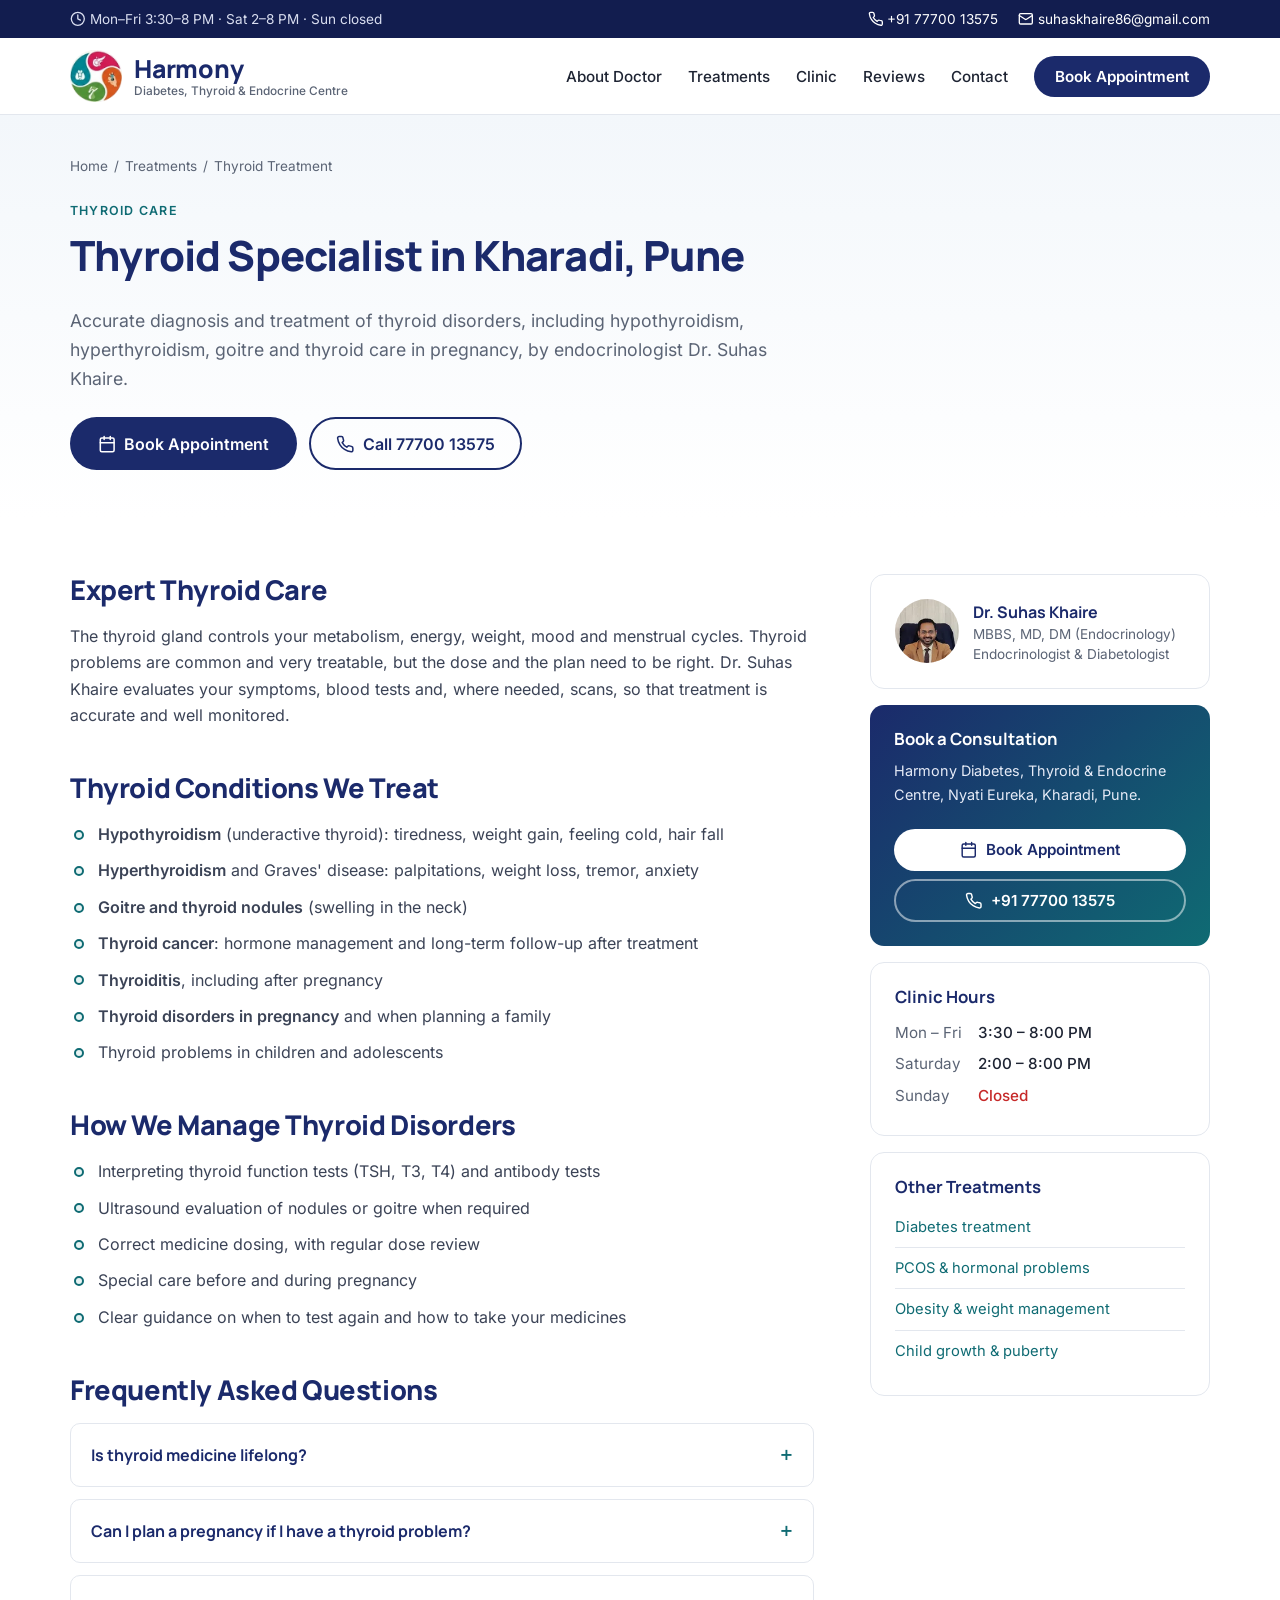
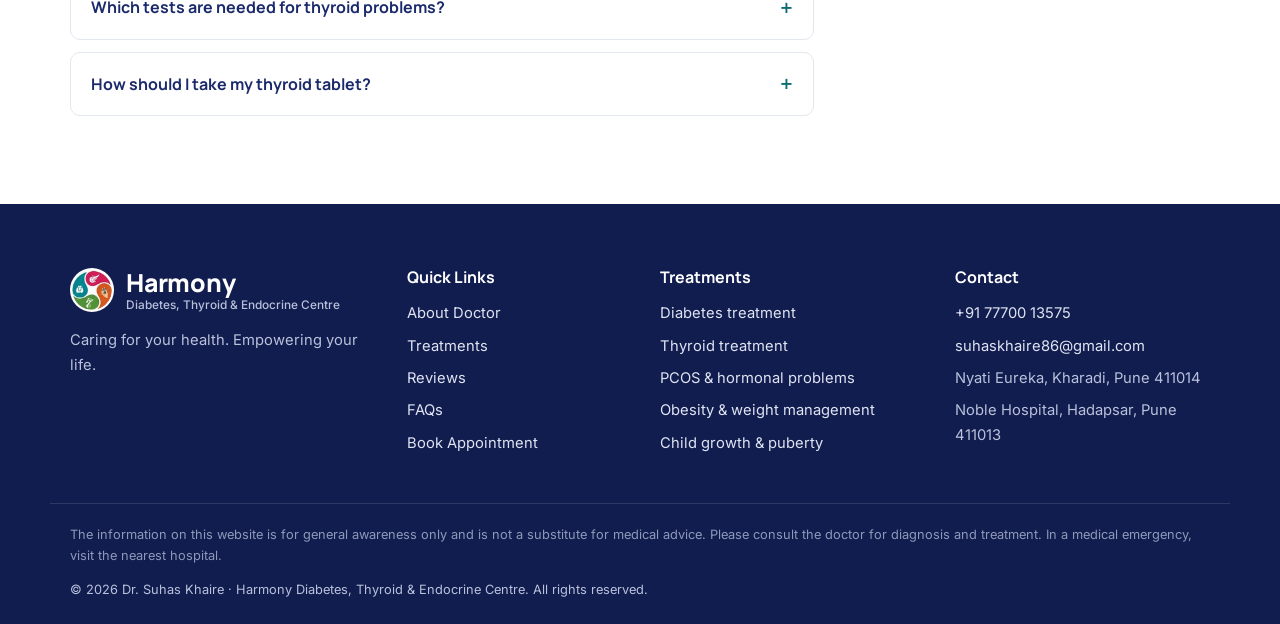
<file: thyroid-specialist-kharadi-pune.html>
<!doctype html>
<html lang="en">
<head>
  <meta charset="utf-8">
  <meta name="viewport" content="width=device-width, initial-scale=1">
  <title>Thyroid Specialist in Kharadi, Pune – Dr. Suhas Khaire, Endocrinologist</title>
  <meta name="description" content="Thyroid doctor in Kharadi, Pune. Dr. Suhas Khaire (DM Endocrinology) treats hypothyroidism, hyperthyroidism, goitre, thyroid nodules and thyroid problems in pregnancy. Call +91 77700 13575.">
  <meta name="robots" content="index, follow, max-image-preview:large">
  <meta name="theme-color" content="#1b2a6b">
  <link rel="canonical" href="https://drsuhaskhaire.com/thyroid-specialist-kharadi-pune.html">

  <meta property="og:type" content="article">
  <meta property="og:site_name" content="Harmony Diabetes, Thyroid &amp; Endocrine Centre">
  <meta property="og:locale" content="en_IN">
  <meta property="og:url" content="https://drsuhaskhaire.com/thyroid-specialist-kharadi-pune.html">
  <meta property="og:title" content="Thyroid Specialist in Kharadi, Pune – Dr. Suhas Khaire, Endocrinologist">
  <meta property="og:description" content="Thyroid doctor in Kharadi, Pune. Dr. Suhas Khaire (DM Endocrinology) treats hypothyroidism, hyperthyroidism, goitre, thyroid nodules and thyroid problems in pregnancy. Call +91 77700 13575.">
  <meta property="og:image" content="https://drsuhaskhaire.com/assets/images/og-image.jpg">
  <meta name="twitter:card" content="summary_large_image">

  <link rel="icon" type="image/png" href="assets/images/favicon.png">
  <link rel="apple-touch-icon" href="assets/images/apple-touch-icon.png">

  <link rel="preload" href="assets/fonts/inter-latin.woff2" as="font" type="font/woff2" crossorigin>
  <link rel="preload" href="assets/fonts/manrope-latin.woff2" as="font" type="font/woff2" crossorigin>
  <link rel="stylesheet" href="assets/css/style.css?v=9">

  <script type="application/ld+json">
{
  "@context": "https://schema.org",
  "@graph": [
    {
      "@type": "MedicalWebPage",
      "@id": "https://drsuhaskhaire.com/thyroid-specialist-kharadi-pune.html#webpage",
      "url": "https://drsuhaskhaire.com/thyroid-specialist-kharadi-pune.html",
      "name": "Thyroid Specialist in Kharadi, Pune – Dr. Suhas Khaire, Endocrinologist",
      "description": "Thyroid doctor in Kharadi, Pune. Dr. Suhas Khaire (DM Endocrinology) treats hypothyroidism, hyperthyroidism, goitre, thyroid nodules and thyroid problems in pregnancy. Call +91 77700 13575.",
      "inLanguage": "en-IN",
      "isPartOf": {
        "@id": "https://drsuhaskhaire.com/#website"
      },
      "about": {
        "@type": "MedicalCondition",
        "name": "Thyroid disease"
      },
      "reviewedBy": {
        "@id": "https://drsuhaskhaire.com/#doctor"
      },
      "author": {
        "@id": "https://drsuhaskhaire.com/#doctor"
      },
      "provider": {
        "@id": "https://drsuhaskhaire.com/#clinic"
      },
      "lastReviewed": "2026-11-16"
    },
    {
      "@type": "BreadcrumbList",
      "itemListElement": [
        {
          "@type": "ListItem",
          "position": 1,
          "name": "Home",
          "item": "https://drsuhaskhaire.com/"
        },
        {
          "@type": "ListItem",
          "position": 2,
          "name": "Treatments",
          "item": "https://drsuhaskhaire.com/#services"
        },
        {
          "@type": "ListItem",
          "position": 3,
          "name": "Thyroid Treatment",
          "item": "https://drsuhaskhaire.com/thyroid-specialist-kharadi-pune.html"
        }
      ]
    },
    {
      "@type": "FAQPage",
      "mainEntity": [
        {
          "@type": "Question",
          "name": "Is thyroid medicine lifelong?",
          "acceptedAnswer": {
            "@type": "Answer",
            "text": "It depends on the cause. Many people with hypothyroidism need long-term treatment, while some forms of thyroiditis or hyperthyroidism are temporary or can go into remission. Your doctor will review this at follow-up visits."
          }
        },
        {
          "@type": "Question",
          "name": "Can I plan a pregnancy if I have a thyroid problem?",
          "acceptedAnswer": {
            "@type": "Answer",
            "text": "Yes. With proper treatment and monitoring, most women with thyroid disorders have healthy pregnancies. Thyroid levels should be checked before conception and regularly during pregnancy, because medicine doses often need to change."
          }
        },
        {
          "@type": "Question",
          "name": "Which tests are needed for thyroid problems?",
          "acceptedAnswer": {
            "@type": "Answer",
            "text": "Usually a TSH test, often along with free T4 and sometimes T3 and thyroid antibodies. An ultrasound may be advised if there is a swelling or nodule."
          }
        },
        {
          "@type": "Question",
          "name": "How should I take my thyroid tablet?",
          "acceptedAnswer": {
            "@type": "Answer",
            "text": "Thyroxine is usually taken on an empty stomach with water, about 30–60 minutes before breakfast, and away from calcium or iron supplements. Follow the specific instructions your doctor gives you."
          }
        }
      ]
    }
  ]
}
  </script>
</head>
<body>

  <!-- Icon sprite -->
  <svg width="0" height="0" style="position:absolute" aria-hidden="true">
    <defs>
      <symbol id="i-phone" viewBox="0 0 24 24"><path d="M22 16.92v3a2 2 0 0 1-2.18 2 19.79 19.79 0 0 1-8.63-3.07 19.5 19.5 0 0 1-6-6 19.79 19.79 0 0 1-3.07-8.67A2 2 0 0 1 4.11 2h3a2 2 0 0 1 2 1.72c.127.96.361 1.903.7 2.81a2 2 0 0 1-.45 2.11L8.09 9.91a16 16 0 0 0 6 6l1.27-1.27a2 2 0 0 1 2.11-.45c.907.339 1.85.573 2.81.7A2 2 0 0 1 22 16.92z"/></symbol>
      <symbol id="i-clock" viewBox="0 0 24 24"><circle cx="12" cy="12" r="10"/><path d="M12 6v6l4 2"/></symbol>
      <symbol id="i-pin" viewBox="0 0 24 24"><path d="M20 10c0 6-8 12-8 12s-8-6-8-12a8 8 0 0 1 16 0Z"/><circle cx="12" cy="10" r="3"/></symbol>
      <symbol id="i-mail" viewBox="0 0 24 24"><rect width="20" height="16" x="2" y="4" rx="2"/><path d="m22 7-8.97 5.7a1.94 1.94 0 0 1-2.06 0L2 7"/></symbol>
      <symbol id="i-calendar" viewBox="0 0 24 24"><rect width="18" height="18" x="3" y="4" rx="2"/><path d="M16 2v4M8 2v4M3 10h18"/></symbol>
      <symbol id="i-check" viewBox="0 0 24 24"><path d="M20 6 9 17l-5-5"/></symbol>
      <symbol id="i-arrow" viewBox="0 0 24 24"><path d="M5 12h14M12 5l7 7-7 7"/></symbol>
      <symbol id="i-menu" viewBox="0 0 24 24"><path d="M4 6h16M4 12h16M4 18h16"/></symbol>
      <symbol id="i-x" viewBox="0 0 24 24"><path d="M18 6 6 18M6 6l12 12"/></symbol>
      <symbol id="i-chat" viewBox="0 0 24 24"><path d="M7.9 20A9 9 0 1 0 4 16.1L2 22Z"/></symbol>
      <symbol id="i-cap" viewBox="0 0 24 24"><path d="M22 10v6M2 10l10-5 10 5-10 5z"/><path d="M6 12v5c3 3 9 3 12 0v-5"/></symbol>
      <symbol id="i-award" viewBox="0 0 24 24"><circle cx="12" cy="8" r="6"/><path d="M15.48 12.89 17 22l-5-3-5 3 1.52-9.11"/></symbol>
      <symbol id="i-building" viewBox="0 0 24 24"><rect x="4" y="2" width="16" height="20" rx="2"/><path d="M9 22v-4h6v4M8 6h.01M12 6h.01M16 6h.01M8 10h.01M12 10h.01M16 10h.01M8 14h.01M12 14h.01M16 14h.01"/></symbol>
      <symbol id="i-tv" viewBox="0 0 24 24"><rect width="20" height="15" x="2" y="7" rx="2"/><path d="m17 2-5 5-5-5"/></symbol>
      <symbol id="i-drop" viewBox="0 0 24 24"><path d="M12 22a7 7 0 0 0 7-7c0-2-1-3.9-3-5.5s-3.5-4-4-6.5c-.5 2.5-2 4.9-4 6.5C6 11.1 5 13 5 15a7 7 0 0 0 7 7z"/></symbol>
      <symbol id="i-target" viewBox="0 0 24 24"><circle cx="12" cy="12" r="10"/><circle cx="12" cy="12" r="6"/><circle cx="12" cy="12" r="2"/></symbol>
      <symbol id="i-zap" viewBox="0 0 24 24"><path d="M13 2 3 14h9l-1 8 10-12h-9l1-8z"/></symbol>
      <symbol id="i-heart" viewBox="0 0 24 24"><path d="M19 14c1.49-1.46 3-3.21 3-5.5A5.5 5.5 0 0 0 16.5 3c-1.76 0-3 .5-4.5 2-1.5-1.5-2.74-2-4.5-2A5.5 5.5 0 0 0 2 8.5c0 2.3 1.5 4.05 3 5.5l7 7Z"/></symbol>
      <symbol id="i-users" viewBox="0 0 24 24"><path d="M16 21v-2a4 4 0 0 0-4-4H6a4 4 0 0 0-4 4v2"/><circle cx="9" cy="7" r="4"/><path d="M22 21v-2a4 4 0 0 0-3-3.87M16 3.13a4 4 0 0 1 0 7.75"/></symbol>
      <symbol id="i-gauge" viewBox="0 0 24 24"><path d="m12 14 4-4"/><path d="M3.34 19a10 10 0 1 1 17.32 0"/></symbol>
      <symbol id="i-shield" viewBox="0 0 24 24"><path d="M20 13c0 5-3.5 7.5-7.66 8.95a1 1 0 0 1-.67-.01C7.5 20.5 4 18 4 13V6a1 1 0 0 1 1-1c2 0 4.5-1.2 6.24-2.72a1.17 1.17 0 0 1 1.52 0C14.51 3.81 17 5 19 5a1 1 0 0 1 1 1z"/></symbol>
      <symbol id="i-ruler" viewBox="0 0 24 24"><path d="M21.3 15.3a2.4 2.4 0 0 1 0 3.4l-2.6 2.6a2.4 2.4 0 0 1-3.4 0L2.7 8.7a2.41 2.41 0 0 1 0-3.4l2.6-2.6a2.41 2.41 0 0 1 3.4 0Z"/><path d="m14.5 12.5 2-2M11.5 9.5l2-2M8.5 6.5l2-2M17.5 15.5l2-2"/></symbol>
      <symbol id="i-activity" viewBox="0 0 24 24"><path d="M22 12h-4l-3 9L9 3l-3 9H2"/></symbol>
      <symbol id="i-leaf" viewBox="0 0 24 24"><path d="M11 20A7 7 0 0 1 9.8 6.1C15.5 5 17 4.48 19 2c1 2 2 4.18 2 8 0 5.5-4.78 10-10 10Z"/><path d="M2 21c0-3 1.85-5.36 5.08-6C9.5 14.52 12 13 13 12"/></symbol>
      <symbol id="i-message" viewBox="0 0 24 24"><path d="M21 15a2 2 0 0 1-2 2H7l-4 4V5a2 2 0 0 1 2-2h14a2 2 0 0 1 2 2z"/></symbol>
      <symbol id="i-clipboard" viewBox="0 0 24 24"><rect width="8" height="4" x="8" y="2" rx="1"/><path d="M16 4h2a2 2 0 0 1 2 2v14a2 2 0 0 1-2 2H6a2 2 0 0 1-2-2V6a2 2 0 0 1 2-2h2M9 12h6M9 16h4"/></symbol>
      <symbol id="i-flask" viewBox="0 0 24 24"><path d="M10 2v7.31M14 9.3V2M8.5 2h7M14 9.3a6.5 6.5 0 1 1-4 0M5.52 16h12.96"/></symbol>
      <symbol id="i-star" viewBox="0 0 24 24"><path d="M12 2l3.09 6.26L22 9.27l-5 4.87 1.18 6.88L12 17.77l-6.18 3.25L7 14.14 2 9.27l6.91-1.01L12 2z"/></symbol>
    </defs>
  </svg>

  <a class="skip-link" href="#main">Skip to content</a>

  <!-- Top bar -->
  <div class="topbar">
    <div class="container topbar__inner">
      <span><svg class="ico"><use href="#i-clock"/></svg> Mon–Fri 3:30–8 PM · Sat 2–8 PM · Sun closed</span>
      <span class="topbar__right">
        <a href="tel:+917770013575"><svg class="ico"><use href="#i-phone"/></svg> +91 77700 13575</a>
        <a href="mailto:suhaskhaire86@gmail.com" class="hide-sm"><svg class="ico"><use href="#i-mail"/></svg> suhaskhaire86@gmail.com</a>
      </span>
    </div>
  </div>

  <!-- Header -->
  <header class="header" id="top">
    <div class="container header__inner">
      <a href="index.html" class="brand" aria-label="Harmony Diabetes, Thyroid &amp; Endocrine Centre – home">
        <img src="assets/images/logo-mark.webp" alt="" width="52" height="52">
        <span class="brand__text">
          <span class="brand__name">Harmony</span>
          <span class="brand__sub">Diabetes, Thyroid &amp; Endocrine Centre</span>
        </span>
      </a>

      <nav class="nav" id="nav" aria-label="Main">
        <a href="index.html#about">About Doctor</a>
        <a href="index.html#services">Treatments</a>
        <a href="index.html#clinic">Clinic</a>
        <a href="index.html#reviews">Reviews</a>
        <a href="index.html#contact">Contact</a>
        <a href="index.html#appointment" class="btn btn--primary nav__cta">Book Appointment</a>
      </nav>

      <button class="nav-toggle" id="navToggle" aria-label="Open menu" aria-expanded="false" aria-controls="nav">
        <svg class="ico ico--lg"><use href="#i-menu"/></svg>
      </button>
    </div>
  </header>

  <main id="main">

    <section class="page-hero">
      <div class="container">
        <nav class="breadcrumb" aria-label="Breadcrumb">
          <a href="index.html">Home</a><span>/</span><a href="index.html#services">Treatments</a><span>/</span>Thyroid Treatment
        </nav>
        <p class="eyebrow">Thyroid Care</p>
        <h1>Thyroid Specialist in Kharadi, Pune</h1>
        <p class="lead">Accurate diagnosis and treatment of thyroid disorders, including hypothyroidism, hyperthyroidism, goitre and thyroid care in pregnancy, by endocrinologist Dr. Suhas Khaire.</p>
        <div class="page-hero__actions">
          <a href="index.html#appointment" class="btn btn--primary btn--lg"><svg class="ico"><use href="#i-calendar"/></svg> Book Appointment</a>
          <a href="tel:+917770013575" class="btn btn--ghost btn--lg"><svg class="ico"><use href="#i-phone"/></svg> Call 77700 13575</a>
        </div>
      </div>
    </section>

    <section class="section" style="padding-top:56px">
      <div class="container article-grid">
        <article class="article">
<h2>Expert Thyroid Care</h2>
<p>The thyroid gland controls your metabolism, energy, weight, mood and menstrual cycles. Thyroid problems are common and very treatable, but the dose and the plan need to be right. Dr. Suhas Khaire evaluates your symptoms, blood tests and, where needed, scans, so that treatment is accurate and well monitored.</p>

<h2>Thyroid Conditions We Treat</h2>
<ul>
  <li><strong>Hypothyroidism</strong> (underactive thyroid): tiredness, weight gain, feeling cold, hair fall</li>
  <li><strong>Hyperthyroidism</strong> and Graves' disease: palpitations, weight loss, tremor, anxiety</li>
  <li><strong>Goitre and thyroid nodules</strong> (swelling in the neck)</li>
  <li><strong>Thyroid cancer</strong>: hormone management and long-term follow-up after treatment</li>
  <li><strong>Thyroiditis</strong>, including after pregnancy</li>
  <li><strong>Thyroid disorders in pregnancy</strong> and when planning a family</li>
  <li>Thyroid problems in children and adolescents</li>
</ul>

<h2>How We Manage Thyroid Disorders</h2>
<ul>
  <li>Interpreting thyroid function tests (TSH, T3, T4) and antibody tests</li>
  <li>Ultrasound evaluation of nodules or goitre when required</li>
  <li>Correct medicine dosing, with regular dose review</li>
  <li>Special care before and during pregnancy</li>
  <li>Clear guidance on when to test again and how to take your medicines</li>
</ul>
          <h2>Frequently Asked Questions</h2>
          <div class="faq">
            <details class="faq__item">
              <summary>Is thyroid medicine lifelong?</summary>
              <p>It depends on the cause. Many people with hypothyroidism need long-term treatment, while some forms of thyroiditis or hyperthyroidism are temporary or can go into remission. Your doctor will review this at follow-up visits.</p>
            </details>
            <details class="faq__item">
              <summary>Can I plan a pregnancy if I have a thyroid problem?</summary>
              <p>Yes. With proper treatment and monitoring, most women with thyroid disorders have healthy pregnancies. Thyroid levels should be checked before conception and regularly during pregnancy, because medicine doses often need to change.</p>
            </details>
            <details class="faq__item">
              <summary>Which tests are needed for thyroid problems?</summary>
              <p>Usually a TSH test, often along with free T4 and sometimes T3 and thyroid antibodies. An ultrasound may be advised if there is a swelling or nodule.</p>
            </details>
            <details class="faq__item">
              <summary>How should I take my thyroid tablet?</summary>
              <p>Thyroxine is usually taken on an empty stomach with water, about 30–60 minutes before breakfast, and away from calcium or iron supplements. Follow the specific instructions your doctor gives you.</p>
            </details>
          </div>
        </article>

        <aside class="sidebar">
          <div class="side-card side-card--doctor">
            <img src="assets/images/dr-suhas-khaire-thumb.webp" alt="Dr. Suhas Khaire, endocrinologist in Kharadi, Pune" width="64" height="64" loading="lazy" decoding="async">
            <div>
              <strong>Dr. Suhas Khaire</strong>
              <span>MBBS, MD, DM (Endocrinology)<br>Endocrinologist &amp; Diabetologist</span>
            </div>
          </div>
          <div class="side-card side-card--cta">
            <h3>Book a Consultation</h3>
            <p>Harmony Diabetes, Thyroid &amp; Endocrine Centre, Nyati Eureka, Kharadi, Pune.</p>
            <a href="index.html#appointment" class="btn btn--light"><svg class="ico"><use href="#i-calendar"/></svg> Book Appointment</a>
            <a href="tel:+917770013575" class="btn btn--ghost" style="border-color:rgba(255,255,255,.5);color:#fff"><svg class="ico"><use href="#i-phone"/></svg> +91 77700 13575</a>
          </div>
          <div class="side-card">
            <h3>Clinic Hours</h3>
            <table class="hours">
              <tr><td>Mon – Fri</td><td>3:30 – 8:00 PM</td></tr>
              <tr><td>Saturday</td><td>2:00 – 8:00 PM</td></tr>
              <tr><td>Sunday</td><td class="closed">Closed</td></tr>
            </table>
          </div>
          <div class="side-card">
            <h3>Other Treatments</h3>
            <ul>
              <li><a href="diabetes-specialist-kharadi-pune.html">Diabetes treatment</a></li>
              <li><a href="pcos-hormone-specialist-kharadi-pune.html">PCOS &amp; hormonal problems</a></li>
              <li><a href="obesity-weight-management-kharadi-pune.html">Obesity &amp; weight management</a></li>
              <li><a href="child-growth-puberty-specialist-pune.html">Child growth &amp; puberty</a></li>
            </ul>
          </div>
        </aside>
      </div>
    </section>

  </main>

  <!-- Footer -->
  <footer class="footer">
    <div class="container footer__grid">
      <div>
        <div class="brand brand--footer">
          <img src="assets/images/logo-mark.webp" alt="" width="44" height="44">
          <span class="brand__text">
            <span class="brand__name">Harmony</span>
            <span class="brand__sub">Diabetes, Thyroid &amp; Endocrine Centre</span>
          </span>
        </div>
        <p class="footer__tag">Caring for your health. Empowering your life.</p>
      </div>
      <div>
        <h4>Quick Links</h4>
        <ul>
          <li><a href="index.html#about">About Doctor</a></li>
          <li><a href="index.html#services">Treatments</a></li>
          <li><a href="index.html#reviews">Reviews</a></li>
          <li><a href="index.html#faq">FAQs</a></li>
          <li><a href="index.html#appointment">Book Appointment</a></li>
        </ul>
      </div>
      <div>
        <h4>Treatments</h4>
        <ul>
          <li><a href="diabetes-specialist-kharadi-pune.html">Diabetes treatment</a></li>
          <li><a href="thyroid-specialist-kharadi-pune.html">Thyroid treatment</a></li>
          <li><a href="pcos-hormone-specialist-kharadi-pune.html">PCOS &amp; hormonal problems</a></li>
          <li><a href="obesity-weight-management-kharadi-pune.html">Obesity &amp; weight management</a></li>
          <li><a href="child-growth-puberty-specialist-pune.html">Child growth &amp; puberty</a></li>
        </ul>
      </div>
      <div>
        <h4>Contact</h4>
        <ul>
          <li><a href="tel:+917770013575">+91 77700 13575</a></li>
          <li><a href="mailto:suhaskhaire86@gmail.com">suhaskhaire86@gmail.com</a></li>
          <li>Nyati Eureka, Kharadi, Pune 411014</li>
          <li>Noble Hospital, Hadapsar, Pune 411013</li>
        </ul>
      </div>
    </div>
    <div class="container footer__bottom">
      <p class="footer__disclaimer">The information on this website is for general awareness only and is not a substitute for medical advice. Please consult the doctor for diagnosis and treatment. In a medical emergency, visit the nearest hospital.</p>
      <p>© <span id="year">2026</span> Dr. Suhas Khaire · Harmony Diabetes, Thyroid &amp; Endocrine Centre. All rights reserved.</p>
    </div>
  </footer>

  <!-- Mobile action bar -->
  <div class="mobile-bar">
    <a href="tel:+917770013575" class="mobile-bar__call"><svg class="ico"><use href="#i-phone"/></svg> Call</a>
    <a href="index.html#appointment" class="mobile-bar__book"><svg class="ico"><use href="#i-calendar"/></svg> Book Appointment</a>
  </div>

  <script src="assets/js/main.js?v=8" defer></script>
</body>
</html>
</file>
<file: assets/css/style.css>
/* ===== Harmony Diabetes, Thyroid & Endocrine Centre ===== */

/* Self-hosted fonts (variable, Latin subset) – no extra connection to Google */
@font-face { font-family: "Inter"; font-style: normal; font-weight: 400 600; font-display: swap; src: url("../fonts/inter-latin.woff2") format("woff2"); }
@font-face { font-family: "Manrope"; font-style: normal; font-weight: 600 800; font-display: swap; src: url("../fonts/manrope-latin.woff2") format("woff2"); }

:root {
  --c-navy: #1b2a6b;
  --c-navy-dark: #121d4f;
  --c-teal: #0f6b73;
  --c-teal-light: #e7f3f3;
  --c-magenta: #c8246b;
  --c-orange: #e2702a;
  --c-green: #4f9a3b;
  --c-whatsapp: #1fa855;

  --c-text: #1e2433;
  --c-muted: #5b6475;
  --c-line: #e3e7ee;
  --c-bg: #ffffff;
  --c-bg-tint: #f5f8fb;

  --radius: 14px;
  --radius-sm: 10px;
  --shadow: 0 10px 30px -12px rgba(27, 42, 107, .18);
  --shadow-sm: 0 2px 10px -4px rgba(27, 42, 107, .15);

  --font-head: "Manrope", system-ui, sans-serif;
  --font-body: "Inter", system-ui, sans-serif;
}

*, *::before, *::after { box-sizing: border-box; }
html { scroll-behavior: smooth; scroll-padding-top: 84px; }
body {
  margin: 0;
  font-family: var(--font-body);
  font-size: 16px;
  line-height: 1.65;
  color: var(--c-text);
  background: var(--c-bg);
  -webkit-font-smoothing: antialiased;
}
/* Safety net: decoration must never make the page scroll sideways (clip keeps the sticky header and sidebar working) */
main { overflow-x: clip; }
img { max-width: 100%; height: auto; display: block; }
a { color: var(--c-teal); text-decoration: none; }
a:hover { text-decoration: underline; }
h1, h2, h3, h4 { font-family: var(--font-head); color: var(--c-navy); line-height: 1.2; margin: 0 0 .6em; }
h1 { font-size: clamp(2rem, 4.2vw, 3.1rem); font-weight: 800; letter-spacing: -.02em; }
h2 { font-size: clamp(1.6rem, 3vw, 2.25rem); font-weight: 800; letter-spacing: -.015em; }
h3 { font-size: 1.1rem; font-weight: 700; }
p { margin: 0 0 1em; }

.container { width: 100%; max-width: 1180px; margin: 0 auto; padding: 0 20px; }
.muted { color: var(--c-muted); }
.center { text-align: center; }

.ico { width: 1.15em; height: 1.15em; flex: none; fill: none; stroke: currentColor; stroke-width: 2; stroke-linecap: round; stroke-linejoin: round; vertical-align: -.2em; }
.ico--lg { width: 26px; height: 26px; }

.skip-link { position: absolute; left: -999px; top: 8px; background: var(--c-navy); color: #fff; padding: 8px 14px; border-radius: 8px; z-index: 100; }
.skip-link:focus { left: 8px; }

:focus-visible { outline: 3px solid var(--c-orange); outline-offset: 2px; }
/* Remove the blue tap box that mobile browsers draw on links and buttons */
html { -webkit-tap-highlight-color: transparent; }
a, button, summary, label { -webkit-tap-highlight-color: transparent; }

.eyebrow {
  display: inline-block;
  font-size: .78rem; font-weight: 600; letter-spacing: .1em; text-transform: uppercase;
  color: var(--c-teal);
  margin-bottom: .8em;
}
.eyebrow--light { color: #9fe0e0; }

/* Buttons */
.btn {
  display: inline-flex; align-items: center; justify-content: center; gap: .5em;
  padding: .7em 1.25em;
  font: 600 .95rem/1 var(--font-body);
  border-radius: 999px; border: 2px solid transparent;
  cursor: pointer; transition: background .2s, color .2s, border-color .2s, transform .15s;
}
.btn:hover { text-decoration: none; transform: translateY(-1px); }
.btn--lg { padding: .95em 1.6em; font-size: 1rem; }
.btn--block { width: 100%; }
.btn--primary { background: var(--c-navy); color: #fff; }
.btn--primary:hover { background: var(--c-navy-dark); }
.btn--ghost { border-color: var(--c-navy); color: var(--c-navy); background: transparent; }
.btn--ghost:hover { background: var(--c-navy); color: #fff; }
.btn--whatsapp { background: var(--c-whatsapp); color: #fff; }
.btn--whatsapp:hover { background: #178c46; }

/* Top bar */
.topbar { background: var(--c-navy-dark); color: #d9def0; font-size: .85rem; }
.topbar__inner { display: flex; justify-content: space-between; align-items: center; gap: 12px; padding-top: 8px; padding-bottom: 8px; flex-wrap: wrap; }
.topbar a { color: #fff; }
.topbar__right { display: flex; gap: 20px; }

/* Header */
.header {
  position: sticky; top: 0; z-index: 50;
  background: rgba(255, 255, 255, .96);
  backdrop-filter: blur(8px);
  border-bottom: 1px solid var(--c-line);
}
.header__inner { display: flex; align-items: center; justify-content: space-between; gap: 16px; min-height: 76px; }

.brand { display: flex; align-items: center; gap: 12px; color: inherit; }
.brand:hover { text-decoration: none; }
.brand__text { display: flex; flex-direction: column; line-height: 1.1; }
.brand__name { font-family: var(--font-head); font-weight: 800; font-size: 1.55rem; color: var(--c-navy); letter-spacing: -.01em; }
.brand__sub { font-size: .74rem; font-weight: 500; color: var(--c-muted); margin-top: 3px; }

.nav { display: flex; align-items: center; gap: 26px; }
.nav a:not(.btn) { color: var(--c-text); font-weight: 500; font-size: .95rem; }
.nav a:not(.btn):hover { color: var(--c-teal); text-decoration: none; }
.nav-toggle { display: none; background: none; border: 0; color: var(--c-navy); padding: 6px; cursor: pointer; }

/* Hero */
.hero {
  background:
    radial-gradient(900px 400px at 85% 0%, rgba(15, 107, 115, .10), transparent 60%),
    linear-gradient(180deg, #f3f7fb 0%, #fff 100%);
  padding: 64px 0 72px;
}
.hero__grid { display: grid; grid-template-columns: 1.05fr 1fr; gap: 56px; align-items: center; }
.lead { font-size: 1.1rem; color: var(--c-muted); max-width: 560px; }
.lead strong { color: var(--c-text); }
.hero__actions { display: flex; flex-wrap: wrap; gap: 12px; margin: 28px 0 26px; }

.rating { display: inline-flex; align-items: center; gap: 10px; padding: 10px 16px; background: #fff; border: 1px solid var(--c-line); border-radius: 999px; box-shadow: var(--shadow-sm); color: var(--c-text); }
.rating:hover { text-decoration: none; border-color: #cfd6e3; }
.rating__score { font-family: var(--font-head); font-weight: 800; font-size: 1.15rem; color: var(--c-navy); }
.rating__stars { display: inline-flex; gap: 2px; }
.rating__stars svg { width: 16px; height: 16px; fill: #f5a623; }
.rating__label { font-size: .88rem; color: var(--c-muted); }

.hero__media { position: relative; }
.hero__media > img { width: 100%; aspect-ratio: 5 / 4; object-fit: cover; border-radius: 22px; box-shadow: var(--shadow); }
.hero__card {
  position: absolute; left: -28px; bottom: -28px;
  display: flex; align-items: center; gap: 12px;
  background: #fff; padding: 12px 18px 12px 12px; border-radius: var(--radius);
  box-shadow: var(--shadow); max-width: 320px;
}
.hero__card img { width: 56px; height: 56px; border-radius: 50%; object-fit: cover; }
.hero__card strong { display: block; font-family: var(--font-head); color: var(--c-navy); }
.hero__card span { font-size: .8rem; color: var(--c-muted); line-height: 1.35; display: block; }

/* Quick info */
.quick { padding: 0 0 8px; margin-top: 36px; }
.quick__grid { display: grid; grid-template-columns: repeat(3, 1fr); gap: 16px; }
.quick__item {
  display: flex; align-items: center; gap: 14px;
  padding: 18px 20px; border: 1px solid var(--c-line); border-radius: var(--radius);
  background: #fff; color: inherit;
}
a.quick__item:hover { text-decoration: none; border-color: var(--c-teal); }
.quick__item strong { display: block; font-family: var(--font-head); color: var(--c-navy); }
.quick__item span { font-size: .9rem; color: var(--c-muted); }
.quick__icon { display: grid; place-items: center; width: 44px; height: 44px; border-radius: 12px; background: var(--c-teal-light); color: var(--c-teal); flex: none; }
.quick__icon .ico { width: 22px; height: 22px; }
.quick__item div > span { display: block; }
.quick__item .quick__time { display: flex; align-items: center; gap: 6px; margin-top: 6px; font-size: .85rem; font-weight: 600; color: var(--c-teal); }
.quick__time .ico { width: 14px; height: 14px; flex: none; }

/* Sections */
.section { padding: 88px 0; }
.section--tint { background: var(--c-bg-tint); }
.section__head { text-align: center; max-width: 640px; margin: 0 auto 48px; }
.section__head p:last-child { color: var(--c-muted); margin-bottom: 0; }

/* About */
.about__grid { display: grid; grid-template-columns: .8fr 1.2fr; gap: 64px; align-items: start; }
.about__photo { margin: 0; position: relative; }
.about__photo::before {
  content: ""; position: absolute; inset: 24px -24px -24px 24px;
  border-radius: 22px; background: linear-gradient(135deg, var(--c-teal), var(--c-navy)); opacity: .12;
}
.about__photo img { position: relative; width: 100%; aspect-ratio: 4 / 5; object-fit: cover; object-position: center 30%; border-radius: 22px; box-shadow: var(--shadow); }
.about__creds { font-weight: 600; color: var(--c-teal); margin-top: -.4em; }
.about__copy > p { color: var(--c-muted); }

.facts { list-style: none; padding: 0; margin: 28px 0; display: grid; grid-template-columns: 1fr 1fr; gap: 14px; }
.facts li { display: flex; gap: 12px; align-items: flex-start; padding: 14px; border: 1px solid var(--c-line); border-radius: var(--radius-sm); font-size: .9rem; color: var(--c-muted); }
.facts .ico { color: var(--c-teal); width: 22px; height: 22px; margin-top: 2px; }
.facts strong { display: block; color: var(--c-navy); font-family: var(--font-head); font-size: .95rem; }
.facts--row { grid-template-columns: repeat(4, 1fr); margin: 48px 0 0; }

.team-card { display: inline-flex; align-items: center; gap: 12px; padding: 12px 18px 12px 12px; background: var(--c-teal-light); border-radius: var(--radius-sm); }
.team-card--below { display: flex; width: fit-content; margin: 16px auto 0; }
.team-card__icon { display: grid; place-items: center; width: 40px; height: 40px; border-radius: 50%; background: #fff; color: var(--c-teal); }
.team-card strong { display: block; color: var(--c-navy); font-family: var(--font-head); }
.team-card span { font-size: .85rem; color: var(--c-muted); }

/* Services */
.services { display: grid; grid-template-columns: repeat(4, 1fr); gap: 20px; }
.service {
  background: #fff; border: 1px solid var(--c-line); border-radius: var(--radius);
  padding: 26px 22px; transition: box-shadow .2s, transform .2s, border-color .2s;
  border-top: 3px solid var(--accent);
}
.service:hover { box-shadow: var(--shadow); transform: translateY(-3px); }
.service__icon {
  display: grid; place-items: center; width: 48px; height: 48px; border-radius: 12px; margin-bottom: 16px;
  color: var(--accent); background: color-mix(in srgb, var(--accent) 12%, white);
}
.service__icon .ico { width: 24px; height: 24px; }
.service p { font-size: .92rem; color: var(--c-muted); margin: 0; }

/* Why */
.why__grid { display: grid; grid-template-columns: .9fr 1.1fr; gap: 64px; align-items: center; }
.why { list-style: none; margin: 0; padding: 0; display: grid; grid-template-columns: 1fr 1fr; gap: 28px 32px; }
.why li { display: flex; gap: 14px; }
.why__icon { display: grid; place-items: center; width: 44px; height: 44px; border-radius: 50%; background: var(--c-navy); color: #fff; flex: none; }
.why strong { font-family: var(--font-head); color: var(--c-navy); }
.why p { font-size: .92rem; color: var(--c-muted); margin: 4px 0 0; }

/* Gallery */
.gallery { display: grid; grid-template-columns: 1.4fr 1fr 1fr; grid-template-rows: 240px 240px; gap: 16px; }
.gallery__item { position: relative; margin: 0; overflow: hidden; border-radius: var(--radius); }
.gallery__item--wide { grid-row: span 2; }
.gallery__item:nth-child(2) { grid-column: span 2; }
.gallery__item img { width: 100%; height: 100%; object-fit: cover; transition: transform .5s; }
.gallery__item:hover img { transform: scale(1.04); }
.gallery__item figcaption {
  position: absolute; left: 12px; bottom: 12px;
  background: rgba(18, 29, 79, .82); color: #fff; font-size: .8rem; font-weight: 500;
  padding: 5px 12px; border-radius: 999px;
}

/* Reviews */
.reviews { display: grid; grid-template-columns: repeat(3, 1fr); gap: 20px; margin-bottom: 32px; }
.review { margin: 0; padding: 28px; border: 1px solid var(--c-line); border-radius: var(--radius); background: #fff; display: flex; flex-direction: column; justify-content: space-between; }
.review p { font-size: .98rem; color: var(--c-text); }
.review footer { font-family: var(--font-head); font-weight: 700; color: var(--c-navy); }
.review footer span { display: block; font-family: var(--font-body); font-weight: 400; font-size: .8rem; color: var(--c-muted); }
.link-arrow { display: inline-flex; align-items: center; gap: 6px; font-weight: 600; }

/* Appointment */
.appointment { background: linear-gradient(135deg, var(--c-navy) 0%, #183b74 55%, var(--c-teal) 100%); color: #e6ebf7; }
.appointment h2 { color: #fff; }
.appointment__grid { display: grid; grid-template-columns: 1fr 1.1fr; gap: 56px; align-items: start; }
.appointment__list { list-style: none; padding: 0; margin: 24px 0 32px; }
.appointment__list li { display: flex; gap: 10px; margin-bottom: 10px; }
.appointment__list .ico { color: #8be0c2; margin-top: 3px; }
.appointment__call { display: inline-flex; align-items: center; gap: 14px; color: #fff; padding: 14px 22px; border: 1px solid rgba(255,255,255,.3); border-radius: var(--radius); }
.appointment__call:hover { text-decoration: none; background: rgba(255,255,255,.08); }
.appointment__call .ico { width: 24px; height: 24px; }
.appointment__call span { font-family: var(--font-head); font-weight: 700; font-size: 1.2rem; display: flex; flex-direction: column; line-height: 1.25; }
.appointment__call small { font-family: var(--font-body); font-weight: 400; font-size: .8rem; color: #c3cbe4; }

.form { background: #fff; color: var(--c-text); padding: 32px; border-radius: 20px; box-shadow: 0 24px 60px -20px rgba(0,0,0,.4); }
.form__row { display: grid; grid-template-columns: 1fr 1fr; gap: 16px; }
.field { display: block; margin-bottom: 16px; }
.field > span { display: block; font-size: .85rem; font-weight: 600; color: var(--c-navy); margin-bottom: 6px; }
.field input, .field select, .field textarea {
  width: 100%; padding: 12px 14px; font: inherit; font-size: .95rem; color: var(--c-text);
  border: 1px solid #cfd6e3; border-radius: var(--radius-sm); background: #fff;
  transition: border-color .2s, box-shadow .2s;
}
.field input:focus, .field select:focus, .field textarea:focus { outline: none; border-color: var(--c-teal); box-shadow: 0 0 0 3px rgba(15,107,115,.15); }
.field .invalid { border-color: #c62828; }
.loc-options { border: 0; padding: 0; margin: 0 0 16px; min-width: 0; display: grid; grid-template-columns: 1fr 1fr; gap: 12px; }
.loc-options legend { grid-column: 1 / -1; font-size: .85rem; font-weight: 600; color: var(--c-navy); margin-bottom: 6px; padding: 0; }
.loc-option { position: relative; cursor: pointer; }
.field .loc-option input { position: absolute; opacity: 0; width: 1px; height: 1px; padding: 0; border: 0; }
.loc-option__body { display: flex; flex-direction: column; gap: 2px; height: 100%; padding: 12px 14px; border: 1.5px solid #cfd6e3; border-radius: var(--radius-sm); background: #fff; transition: border-color .15s, background .15s; }
.loc-option__body strong { font-family: var(--font-head); color: var(--c-navy); font-size: .98rem; }
.loc-option__body small { color: var(--c-muted); font-size: .8rem; line-height: 1.4; }
.loc-option__body .loc-option__time { margin-top: 4px; color: var(--c-teal); font-weight: 600; }
.loc-option:hover .loc-option__body { border-color: var(--c-teal); }
.loc-option input:checked + .loc-option__body { border-color: var(--c-teal); background: var(--c-teal-light); box-shadow: 0 0 0 3px rgba(15,107,115,.15); }
.loc-option input:focus-visible + .loc-option__body { outline: 2px solid var(--c-teal); outline-offset: 2px; }
.loc-option input.invalid + .loc-option__body { border-color: #c62828; }
.form__error { color: #c62828; font-size: .9rem; margin: 0 0 12px; }
.form__note { font-size: .78rem; color: var(--c-muted); margin: 12px 0 0; text-align: center; }

/* Contact */
.contact__head { margin-bottom: 8px; }
.loc-row { display: grid; grid-template-columns: 1fr 1.1fr; gap: 56px; align-items: center; padding: 32px 0; border-bottom: 1px solid var(--c-line); }
.loc-row .contact__block { border-bottom: 0; padding: 0; }
.contact__extra { display: grid; grid-template-columns: 1fr 1.1fr; gap: 56px; padding-top: 16px; }
.contact__extra .contact__block { border-bottom: 0; }
.contact__block { display: flex; gap: 16px; padding: 18px 0; border-bottom: 1px solid var(--c-line); }
.contact__block:last-child { border-bottom: 0; }
.contact__block > .ico { width: 22px; height: 22px; color: var(--c-teal); margin-top: 3px; }
.contact__block strong { font-family: var(--font-head); color: var(--c-navy); display: block; margin-bottom: 4px; }
.contact__block p { margin: 0 0 6px; color: var(--c-muted); }
.hours { border-collapse: collapse; font-size: .95rem; color: var(--c-muted); }
.hours td { padding: 3px 0; }
.hours td:first-child { padding-right: 28px; }
.hours td:last-child { color: var(--c-text); font-weight: 500; }
.hours .closed { color: #c62828 !important; }
.contact__tag { display: inline-block; font-size: .75rem; font-weight: 600; letter-spacing: .04em; text-transform: uppercase; color: var(--c-teal); margin-bottom: 4px; }
.contact__block .hours { margin: 4px 0 8px; }
.contact__phone { font-weight: 600; }
.map-block__title { display: flex; align-items: center; flex-wrap: wrap; gap: 4px 8px; font-size: 1.05rem; margin: 0 0 10px; }
.map-block__title .ico { width: 18px; height: 18px; color: var(--c-teal); }
.map-block__title span { font-family: var(--font-body); font-weight: 400; font-size: .88rem; color: var(--c-muted); }
.map { position: relative; margin: 0; height: 240px; border-radius: 20px; overflow: hidden; border: 1px solid var(--c-line); box-shadow: var(--shadow-sm); }
/* Oversized, centred embed: the pin stays in the middle and Google's place card (top-left) falls outside the frame */
.map iframe { position: absolute; left: 50%; top: 50%; width: 1800px; height: 1400px; transform: translate(-50%, -50%); border: 0; display: block; pointer-events: none; }
.map__link { position: absolute; inset: 0; z-index: 1; cursor: pointer; }
.map__link:focus-visible { outline: 3px solid var(--c-teal); outline-offset: -3px; border-radius: 20px; }

/* Footer */
.footer { background: var(--c-navy-dark); color: #b9c1db; padding: 64px 0 24px; font-size: .92rem; }
.footer a { color: #dfe4f3; }
.footer h4 { color: #fff; font-size: 1rem; margin-bottom: 14px; }
.footer ul { list-style: none; padding: 0; margin: 0; }
.footer li { margin-bottom: 8px; }
.footer__grid { display: grid; grid-template-columns: 1.4fr 1fr 1.2fr 1.2fr; gap: 40px; }
.brand--footer .brand__name { color: #fff; }
.brand--footer .brand__sub { color: #b9c1db; }
.brand--footer img { background: #fff; border-radius: 50%; padding: 2px; }
.footer__tag { margin-top: 16px; }
.footer__bottom { border-top: 1px solid rgba(255,255,255,.12); margin-top: 40px; padding-top: 20px; font-size: .8rem; }
.footer__disclaimer { color: #8e98b9; }
.footer__bottom p:last-child { margin: 0; }

.service { display: flex; flex-direction: column; }
.service p { flex: 1; }
.service__link { display: inline-flex; align-items: center; gap: 6px; margin-top: 16px; font-weight: 600; font-size: .9rem; color: var(--accent); }

/* FAQ */
.faq__wrap { max-width: 860px; }
.faq { display: grid; gap: 12px; }
.faq__item { background: #fff; border: 1px solid var(--c-line); border-radius: var(--radius-sm); }
.faq__item summary {
  list-style: none; cursor: pointer; position: relative;
  padding: 18px 52px 18px 20px; font-family: var(--font-head); font-weight: 700; color: var(--c-navy);
}
.faq__item summary::-webkit-details-marker { display: none; }
.faq__item summary::after {
  content: "+"; position: absolute; right: 20px; top: 50%; transform: translateY(-50%);
  font-size: 1.4rem; font-weight: 400; color: var(--c-teal);
}
.faq__item[open] summary::after { content: "–"; }
.faq__item p { padding: 0 20px 18px; margin: 0; color: var(--c-muted); }

/* Treatment pages */
.page-hero { background: linear-gradient(180deg, #f3f7fb 0%, #fff 100%); padding: 40px 0 48px; }
.page-hero h1 { font-size: clamp(1.8rem, 3.6vw, 2.6rem); max-width: 820px; }
.page-hero .lead { max-width: 720px; }
.breadcrumb { font-size: .85rem; color: var(--c-muted); margin-bottom: 18px; }
.breadcrumb a { color: var(--c-muted); }
.breadcrumb span { margin: 0 6px; }
.page-hero__actions { display: flex; flex-wrap: wrap; gap: 12px; margin-top: 24px; }

.article-grid { display: grid; grid-template-columns: minmax(0, 1fr) 340px; gap: 56px; align-items: start; }
.article h2 { font-size: clamp(1.35rem, 2.4vw, 1.7rem); margin-top: 1.6em; }
.article h2:first-child { margin-top: 0; }
.article p, .article li { color: #3b4356; }
.article ul { padding-left: 0; list-style: none; }
.article ul li { position: relative; padding-left: 28px; margin-bottom: 10px; }
.article ul li::before {
  content: ""; position: absolute; left: 4px; top: .55em; width: 10px; height: 10px; border-radius: 50%;
  background: var(--c-teal-light); border: 2px solid var(--c-teal);
}
.article .faq { margin-top: 16px; }
.note { background: var(--c-teal-light); border-radius: var(--radius-sm); padding: 16px 20px; font-size: .92rem; color: var(--c-text); }

.sidebar { position: sticky; top: 100px; display: grid; gap: 16px; }
.side-card { border: 1px solid var(--c-line); border-radius: var(--radius); padding: 24px; background: #fff; }
.side-card--doctor { display: flex; gap: 14px; align-items: center; }
.side-card--doctor img { width: 64px; height: 64px; border-radius: 50%; object-fit: cover; }
.side-card--doctor strong { display: block; font-family: var(--font-head); color: var(--c-navy); }
.side-card--doctor span { font-size: .85rem; color: var(--c-muted); line-height: 1.4; display: block; }
.side-card--cta { background: linear-gradient(135deg, var(--c-navy), var(--c-teal)); color: #e6ebf7; border: 0; }
.side-card--cta h3 { color: #fff; }
.side-card--cta p { font-size: .9rem; }
.side-card--cta .btn { width: 100%; margin-top: 8px; }
.side-card--cta .btn--light { background: #fff; color: var(--c-navy); }
.side-card h3 { font-size: 1.05rem; }
.side-card ul { list-style: none; padding: 0; margin: 0; }
.side-card li { padding: 8px 0; border-bottom: 1px solid var(--c-line); font-size: .92rem; }
.side-card li:last-child { border-bottom: 0; }
.side-card .hours td:first-child { padding-right: 16px; }

/* Mobile action bar */
.mobile-bar { display: none; }

/* ===== Responsive ===== */
@media (max-width: 1080px) {
  .services { grid-template-columns: repeat(2, 1fr); }
}

@media (max-width: 960px) {
  .nav-toggle { display: block; }
  /* backdrop-filter would make the header the containing block of the fixed menu */
  .header { backdrop-filter: none; background: #fff; }
  .nav {
    visibility: hidden;
    position: fixed; inset: 0 0 0 auto; width: min(320px, 85vw);
    flex-direction: column; align-items: stretch; gap: 0;
    background: #fff; padding: 90px 24px 24px; box-shadow: -10px 0 40px rgba(0,0,0,.15);
    transform: translateX(100%); transition: transform .3s ease, visibility .3s; z-index: 60;
  }
  .nav.is-open { transform: none; visibility: visible; }
  .nav a:not(.btn) { padding: 14px 4px; border-bottom: 1px solid var(--c-line); font-size: 1.05rem; }
  .nav a:not(.btn):active { color: var(--c-teal); background: var(--c-teal-light); }
  .nav a:not(.btn):focus:not(:focus-visible) { outline: none; }
  .nav__cta { margin-top: 20px; }
  .nav-toggle { position: relative; z-index: 70; }

  .hero { padding: 40px 0 64px; }
  .hero__grid, .about__grid, .why__grid, .appointment__grid, .loc-row, .contact__extra { grid-template-columns: 1fr; gap: 40px; }
  .loc-row { gap: 20px; }
  .contact__extra { gap: 0; }
  .hero__card { left: 12px; bottom: -24px; }
  .about__photo { max-width: 420px; }
  .reviews { grid-template-columns: 1fr; }
  .gallery { grid-template-columns: 1fr 1fr; grid-template-rows: 220px 180px 180px; }
  .gallery__item--wide { grid-row: auto; grid-column: span 2; }
  .gallery__item:nth-child(2) { grid-column: auto; }
  .gallery__item:nth-child(4) { grid-column: span 2; }
  .footer__grid { grid-template-columns: 1fr 1fr; }
  .footer__grid > :first-child { grid-column: span 2; }
  .article-grid { grid-template-columns: 1fr; gap: 40px; }
  .facts--row { grid-template-columns: repeat(2, 1fr); margin-top: 32px; }
  .sidebar { position: static; }
}

@media (max-width: 640px) {
  .container { padding: 0 16px; }
  /* Keep the accent behind the doctor's photo inside the 16px side padding (it made the page wider than the screen) */
  .about__photo::before { inset: 16px -12px -16px 12px; }
  .hide-sm { display: none; }
  .topbar__inner { justify-content: center; text-align: center; }
  .brand img { width: 44px; height: 44px; }
  .brand__name { font-size: 1.3rem; }
  .brand__sub { font-size: .68rem; }
  .section { padding: 64px 0; }
  .quick__grid, .services, .why, .facts, .form__row { grid-template-columns: 1fr; }
  .form__row { gap: 0; }
  .form { padding: 24px 20px; }
  .hero__actions .btn { flex: 1 1 100%; }
  .gallery { grid-template-columns: 1fr; grid-template-rows: none; }
  .gallery__item, .gallery__item--wide, .gallery__item:nth-child(2), .gallery__item:nth-child(4) { grid-column: auto; height: 220px; }
  .footer__grid { grid-template-columns: 1fr; }
  .footer__grid > :first-child { grid-column: auto; }
  .footer { padding-bottom: 90px; }

  .mobile-bar {
    display: grid; grid-template-columns: 1fr 2fr; gap: 10px;
    position: fixed; left: 0; right: 0; bottom: 0; z-index: 40;
    padding: 10px 16px calc(10px + env(safe-area-inset-bottom));
    background: #fff; border-top: 1px solid var(--c-line); box-shadow: 0 -6px 20px rgba(0,0,0,.08);
    /* Slides in on scroll, together with the back to top button (see main.js) */
    visibility: hidden; transform: translateY(100%); opacity: 0;
    transition: transform .25s, opacity .25s, visibility .25s;
  }
  .mobile-bar.is-visible { visibility: visible; transform: none; opacity: 1; }
  .mobile-bar a { display: flex; align-items: center; justify-content: center; gap: 8px; padding: 12px; border-radius: 999px; font-weight: 600; }
  .mobile-bar a:hover { text-decoration: none; }
  .mobile-bar__call { border: 2px solid var(--c-navy); color: var(--c-navy); }
  .mobile-bar__book { background: var(--c-navy); color: #fff; }
}

@media (prefers-reduced-motion: reduce) {
  html { scroll-behavior: auto; }
  *, *::before, *::after { transition: none !important; }
}

/* Conferences & talks */
.talks { display: grid; grid-template-columns: repeat(4, 1fr); grid-template-rows: 240px 240px; gap: 16px; }
.talks > .talks__a { grid-column: 1 / 3; grid-row: 1; }
.talks > .talks__b { grid-column: 3; grid-row: 1; }
.talks > .talks__c { grid-column: 4; grid-row: 1 / 3; }
.talks > .talks__d { grid-column: 1; grid-row: 2; }
.talks > .talks__e { grid-column: 2 / 4; grid-row: 2; }
.talks > .talks__c img { object-position: center 40%; }
.talks > .talks__d img { object-position: center 25%; }

.talks > .gallery__item { height: auto; }

/* Photos inside treatment articles */
.article-figure { margin: 28px 0 8px; }
.article-figure img { width: 100%; aspect-ratio: 3 / 2; object-fit: cover; border-radius: var(--radius); box-shadow: var(--shadow-sm); }
.article-figure figcaption { margin-top: 10px; font-size: .85rem; color: var(--c-muted); }

@media (max-width: 960px) {
  .talks { grid-template-columns: 1fr 1fr; grid-template-rows: 200px 200px 200px 220px; }
  .talks > .talks__a { grid-column: 1 / 3; grid-row: 1; }
  .talks > .talks__b { grid-column: 1; grid-row: 2; }
  .talks > .talks__c { grid-column: 2; grid-row: 2 / 4; }
  .talks > .talks__d { grid-column: 1; grid-row: 3; }
  .talks > .talks__e { grid-column: 1 / 3; grid-row: 4; }
}
@media (max-width: 640px) {
  .talks { grid-template-rows: 190px 170px 170px 190px; }
  .talks .gallery__item figcaption { font-size: .72rem; left: 8px; bottom: 8px; right: 8px; width: fit-content; }
}


/* Back to top button */
.to-top {
  position: fixed; right: 24px; bottom: 24px; z-index: 45;
  width: 48px; height: 48px; border: 0; border-radius: 50%; cursor: pointer;
  display: grid; place-items: center; background: var(--c-navy); color: #fff;
  box-shadow: 0 10px 24px -8px rgba(18, 29, 79, .55);
  opacity: 0; visibility: hidden; transform: translateY(12px);
  transition: opacity .25s, transform .25s, visibility .25s, background .2s;
}
.to-top.is-visible { opacity: 1; visibility: visible; transform: none; }
.to-top:hover { background: var(--c-teal); }
.to-top:focus-visible { outline: 3px solid var(--c-teal); outline-offset: 3px; }
.to-top .ico { width: 20px; height: 20px; transform: rotate(-90deg); }
@media (max-width: 640px) {
  .to-top { right: 16px; bottom: calc(84px + env(safe-area-inset-bottom)); width: 44px; height: 44px; }
}
@media (prefers-reduced-motion: reduce) { .to-top { transition: none; } }
</file>
